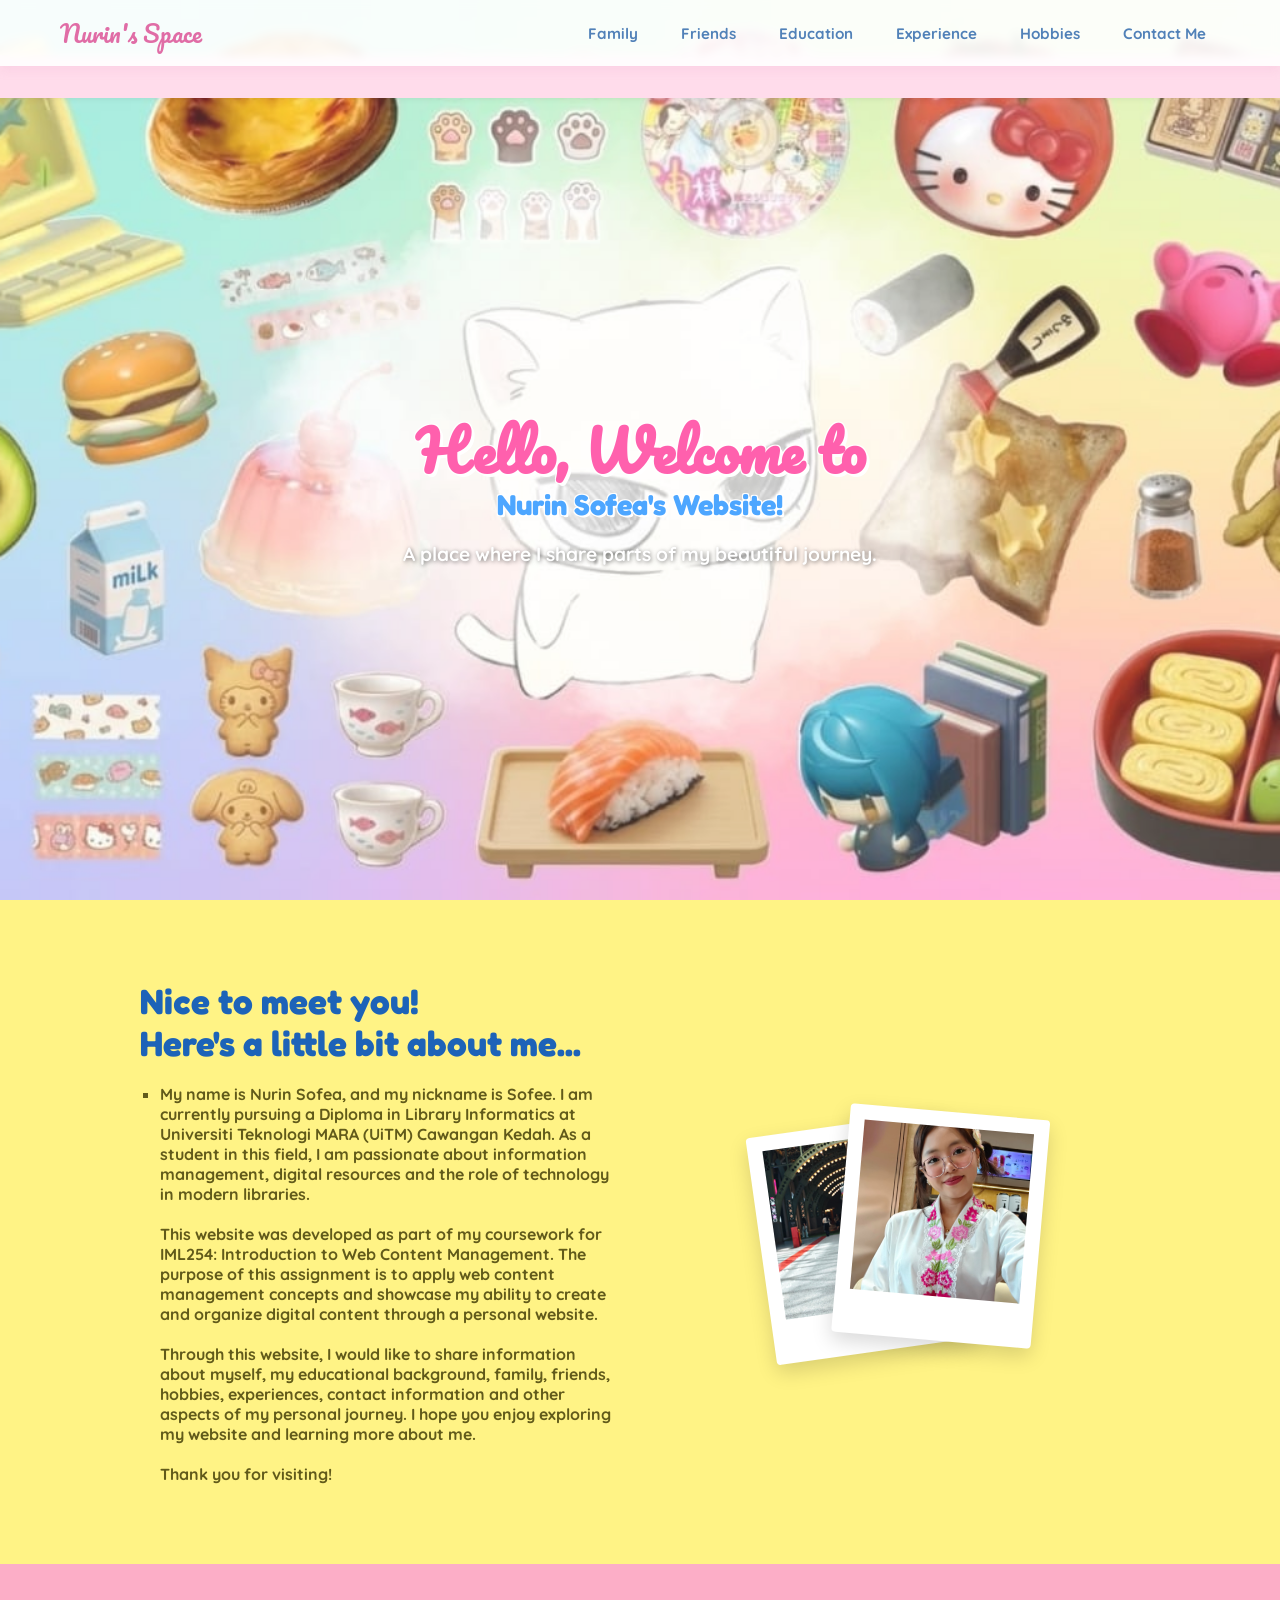
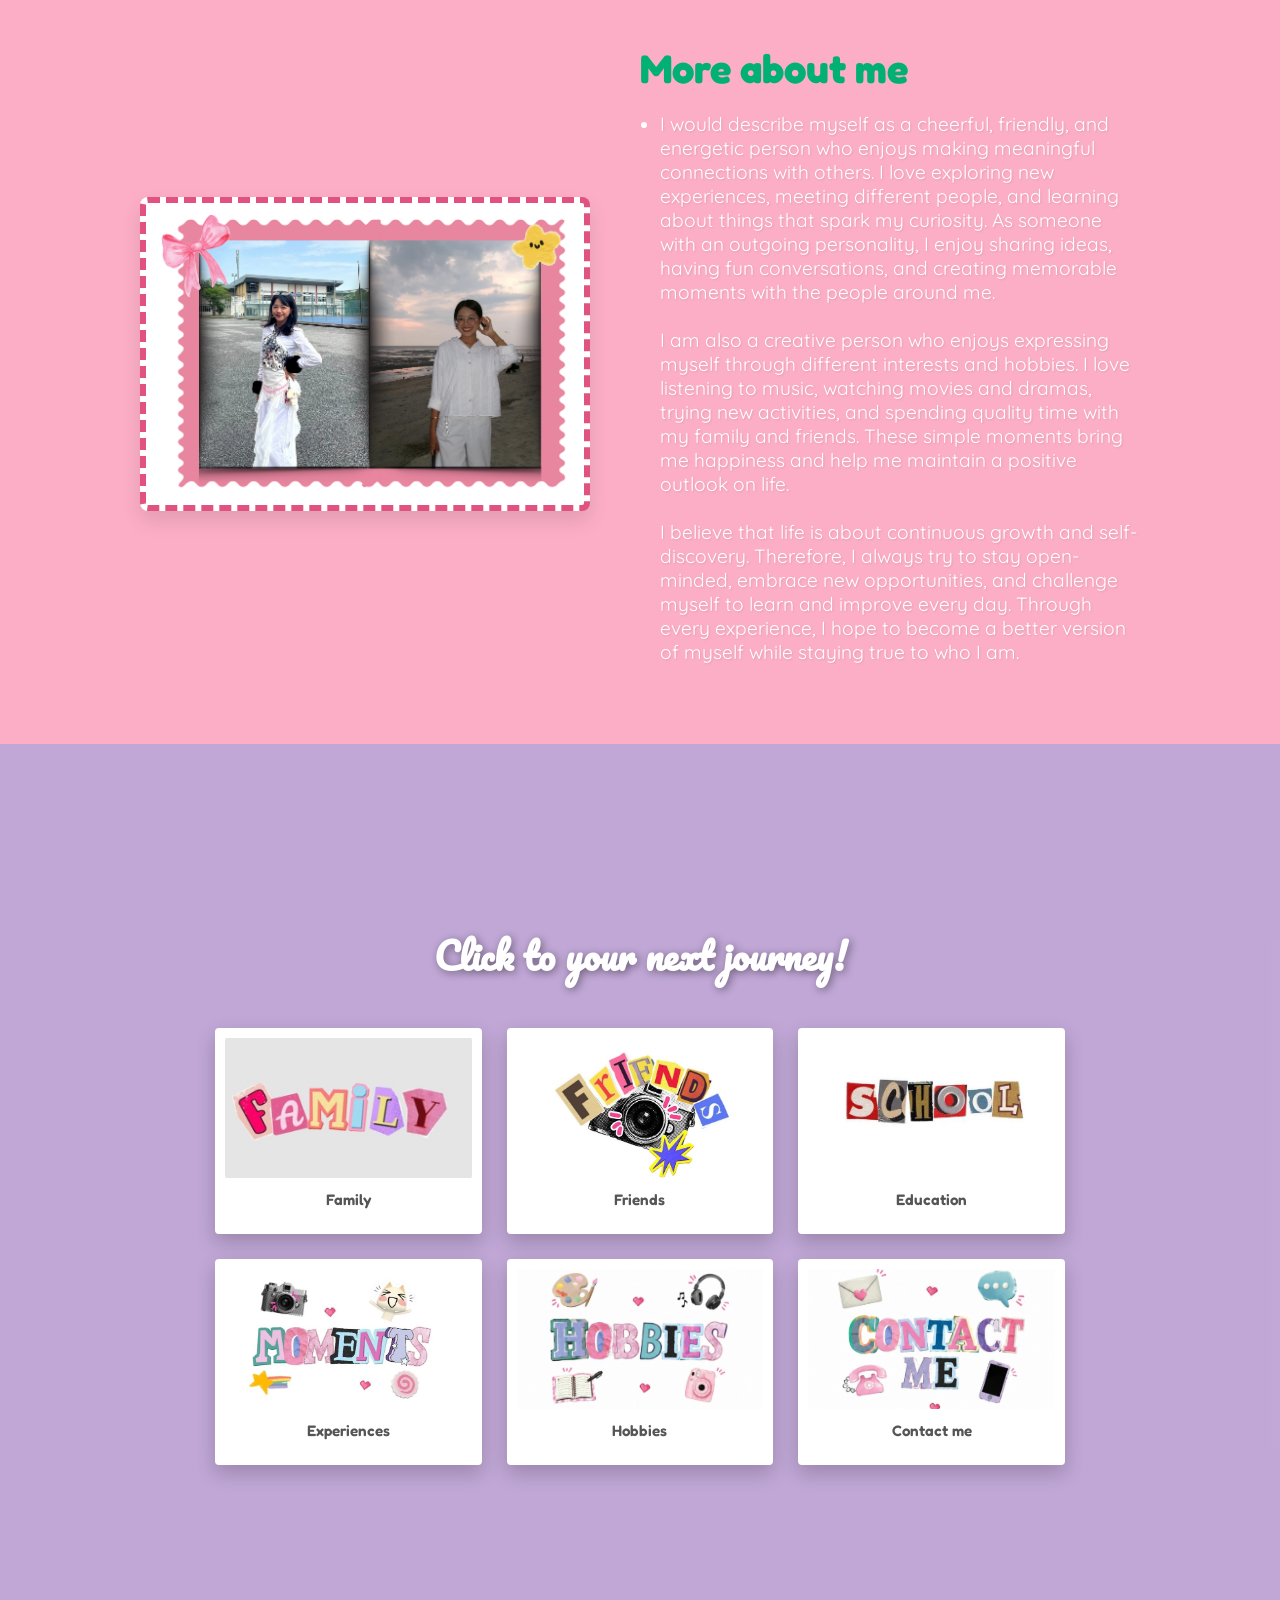
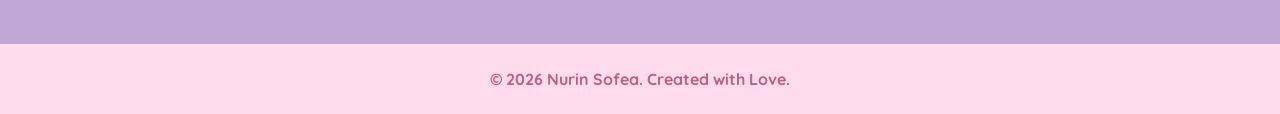
<file: index.html>
<!DOCTYPE html>
<html lang="en">
<head>
    <meta charset="UTF-8">
    <meta name="viewport" content="width=device-width, initial-scale=1.0">
    <title>Nurin Sofea's Website</title>
    <!-- Google Fonts for that cute, whimsical Canva aesthetic -->
    <link rel="preconnect" href="https://fonts.googleapis.com">
    <link rel="preconnect" href="https://fonts.gstatic.com" crossorigin>
    <link href="https://fonts.googleapis.com/css2?family=Fredoka:wght@300..700&family=Pacifico&family=Quicksand:wght@500;700&display=swap" rel="stylesheet">
    
    <style>
        /* --- Global Resets & Typography --- */
        * {
            margin: 0;
            padding: 0;
            box-sizing: border-box;
        }

        html {
            scroll-behavior: smooth;
        }

        body {
            font-family: 'Quicksand', sans-serif;
            background-color: #fffdf9;
            color: #333;
            overflow-x: hidden;
        }

        /* Fixed Navigation Bar linking to separate interfaces */
        .navbar {
            position: fixed;
            top: 0;
            left: 0;
            width: 100%;
            background-color: rgba(255, 255, 255, 0.9);
            backdrop-filter: blur(5px);
            box-shadow: 0 4px 10px rgba(224, 150, 190, 0.15);
            z-index: 1000;
        }

        .nav-container {
            display: flex;
            justify-content: space-between;
            align-items: center;
            max-width: 1200px;
            margin: 0 auto;
            padding: 12px 20px;
        }

        .logo {
            font-family: 'Pacifico', cursive;
            color: #e06da6;
            font-size: 1.5rem;
            text-decoration: none;
            cursor: pointer;
        }

        .nav-links {
            display: flex;
            list-style: none;
            gap: 15px;
        }

        .nav-links li a {
            text-decoration: none;
            color: #5181b8;
            font-weight: 700;
            font-size: 0.95rem;
            padding: 8px 14px;
            border-radius: 20px;
            transition: all 0.3s ease;
        }

        .nav-links li a:hover {
            background-color: #fff0f5;
            color: #e06da6;
        }

        /* Mobile Hamburger */
        .hamburger {
            display: none;
            flex-direction: column;
            cursor: pointer;
            gap: 4px;
        }

        .hamburger span {
            width: 25px;
            height: 3px;
            background-color: #e06da6;
            border-radius: 2px;
        }

        /* --- Cursive Moving Text Marquee --- */
        .marquee-container {
            position: fixed;
            top: 55px; /* Sits cleanly right under the navbar */
            left: 0;
            width: 100%;
            background-color: #ffdceb;
            padding: 6px 0;
            overflow: hidden;
            white-space: nowrap;
            z-index: 999;
            box-shadow: 0 2px 5px rgba(0,0,0,0.05);
        }

        .marquee-text {
            display: inline-block;
            font-family: 'Pacifico', cursive;
            font-size: 1.1rem;
            color: #ba6088;
            animation: marquee 15s linear infinite;
            padding-left: 100%;
        }

        @keyframes marquee {
            0% { transform: translate3d(0, 0, 0); }
            100% { transform: translate3d(-100%, 0, 0); }
        }

        /* --- Section 1: Hero (images/bgpic.jpeg.jpeg) --- */
        .hero-section {
            background-image: url('images/bgpic.jpeg.jpeg');
            background-size: cover;
            background-position: center;
            background-repeat: no-repeat;
            min-height: 100vh;
            display: flex;
            flex-direction: column;
            justify-content: center;
            align-items: center;
            text-align: center;
            position: relative;
            padding: 140px 20px 60px 20px; /* Accommodates marquee space */
        }

        .hero-section::before {
            content: '';
            position: absolute;
            top: 0;
            left: 0;
            width: 100%;
            height: 100%;
            background: rgba(255, 255, 255, 0.15);
            z-index: 1;
        }

        .hero-title {
            font-family: 'Pacifico', cursive;
            font-size: 3.5rem;
            color: #ff60ad;
            text-shadow: 3px 3px 0px #fff, -1px -1px 0px #fff, 1px -1px 0px #fff, -1px 1px 0px #fff;
            z-index: 2;
            line-height: 1.3;
        }

        .hero-subtitle {
            font-family: 'Fredoka', sans-serif;
            font-size: 1.8rem;
            color: #4da6ff;
            margin-bottom: 20px;
            text-shadow: 2px 2px 0px #fff, -1px -1px 0px #fff, 1px -1px 0px #fff, -1px 1px 0px #fff;
            z-index: 2;
        }

        .hero-section p {
            z-index: 2;
            font-weight: 700;
            color: #fff;
            text-shadow: 1px 1px 4px rgba(0, 0, 0, 0.5);
            font-size: 1.2rem;
        }

        /* --- Section 2: About Part 1 (Yellow Panel) --- */
        .about-yellow {
            background-color: #fff385;
            padding: 80px 20px;
            display: flex;
            justify-content: center;
            align-items: center;
            position: relative;
        }

        .yellow-container {
            max-width: 1000px;
            width: 100%;
            display: flex;
            align-items: center;
            justify-content: space-between;
            flex-wrap: wrap;
            gap: 40px;
        }

        .yellow-text {
            flex: 1;
            min-width: 300px;
        }

        .yellow-text h2 {
            font-family: 'Fredoka', sans-serif;
            color: #1d63b8;
            font-size: 2.2rem;
            margin-bottom: 20px;
        }

        .yellow-text ul {
            list-style-type: square;
            margin-left: 20px;
            color: #615a1a;
            font-weight: 700;
        }

        .polaroid-stack {
            flex: 1;
            min-width: 300px;
            display: flex;
            justify-content: center;
            align-items: center;
            position: relative;
            height: 350px;
        }

        .polaroid {
            background: white;
            padding: 15px 15px 40px 15px;
            box-shadow: 0 8px 20px rgba(0,0,0,0.15);
            border-radius: 4px;
            width: 200px;
            position: absolute;
            transition: transform 0.3s;
        }

        .polaroid img {
            width: 100%;
            height: 170px;
            object-fit: cover;
        }

        .polaroid.p1 { transform: rotate(-8deg) translateX(-40px); z-index: 1; }
        .polaroid.p2 { transform: rotate(5deg) translateX(40px) translateY(-10px); z-index: 2; }
        .polaroid:hover { z-index: 5; transform: scale(1.05) rotate(0deg); }

        /* Cute Bow Ribbon Separator Line */
        .ribbon-divider {
            width: 100%;
            height: 25px;
            background-color: #fca6d1;
            display: flex;
            justify-content: center;
            align-items: center;
            color: white;
            font-size: 0.8rem;
            letter-spacing: 5px;
        }

        /* --- Section 3: More About Me (Pink Panel with images/sofeehome3.png) --- */
        .about-pink {
            background-color: #fcaec7;
            padding: 80px 20px;
            display: flex;
            justify-content: center;
            align-items: center;
        }

        .pink-container {
            max-width: 1000px;
            width: 100%;
            display: flex;
            align-items: center;
            gap: 50px;
            flex-wrap: wrap;
        }

        .stamp-frame {
            background: white;
            padding: 12px;
            border: 6px dashed #e05380;
            border-radius: 8px;
            box-shadow: 0 10px 20px rgba(0,0,0,0.1);
            max-width: 450px;
            flex: 1;
        }

        .stamp-frame img {
            width: 100%;
            border-radius: 4px;
            display: block;
            object-fit: cover;
        }

        .pink-text {
            flex: 1;
            min-width: 300px;
        }

        .pink-text h2 {
            font-family: 'Fredoka', sans-serif;
            color: #00b074;
            font-size: 2.5rem;
            margin-bottom: 20px;
        }

        .pink-text ul {
            list-style-type: disc;
            margin-left: 20px;
            font-size: 1.2rem;
            color: #fff;
            text-shadow: 1px 1px 2px rgba(0,0,0,0.1);
        }

        /* --- Section 4: Video Portal Grid Hub (videos/ and images/ paths) --- */
        .video-nav-section {
            position: relative;
            min-height: 100vh;
            display: flex;
            flex-direction: column;
            justify-content: center;
            align-items: center;
            color: white;
            text-align: center;
            padding: 80px 20px;
            overflow: hidden;
        }

        .video-bg-container {
            position: absolute;
            top: 0;
            left: 0;
            width: 100%;
            height: 100%;
            z-index: -1;
        }

        .video-bg-container video {
            width: 100%;
            height: 100%;
            object-fit: cover;
        }

        .purple-overlay {
            position: absolute;
            top: 0;
            left: 0;
            width: 100%;
            height: 100%;
            background: rgba(159, 122, 196, 0.65);
        }

        .video-nav-section h2 {
            font-family: 'Pacifico', cursive;
            font-size: 2.3rem;
            margin-bottom: 40px;
            text-shadow: 2px 2px 8px rgba(0, 0, 0, 0.4);
            color: #fff;
        }

        /* Floating Polaroid Links Grid */
        .portal-grid {
            display: grid;
            grid-template-columns: repeat(3, 1fr);
            gap: 25px;
            max-width: 850px;
            width: 100%;
            z-index: 2;
        }

        .portal-card {
            background: white;
            padding: 10px 10px 25px 10px;
            border-radius: 4px;
            box-shadow: 0 8px 20px rgba(0,0,0,0.2);
            text-decoration: none;
            color: #333;
            transition: transform 0.3s ease;
            display: flex;
            flex-direction: column;
            align-items: center;
        }

        .portal-card img {
            width: 100%;
            height: 140px;
            object-fit: cover;
            border-radius: 2px;
            margin-bottom: 12px;
        }

        .portal-card span {
            font-family: 'Fredoka', sans-serif;
            font-weight: 600;
            font-size: 0.95rem;
            color: #555;
        }

        .portal-card:hover {
            transform: translateY(-8px) scale(1.04);
        }

        footer {
            text-align: center;
            padding: 25px;
            background-color: #ffdceb;
            color: #ba6088;
            font-weight: bold;
        }

        /* --- Responsive Styles --- */
        @media (max-width: 768px) {
            .marquee-container { top: 60px; }
            .hero-section { padding-top: 160px; }
            
            .nav-links {
                position: absolute;
                top: 60px;
                left: -100%;
                width: 100%;
                height: calc(100vh - 60px);
                background-color: rgba(255,255,255,0.98);
                flex-direction: column;
                align-items: center;
                justify-content: center;
                gap: 25px;
                transition: 0.3s ease;
            }

            .nav-links.active { left: 0; }
            .hamburger { display: flex; }
            .yellow-container, .pink-container { flex-direction: column; text-align: center; }
            .polaroid-stack { height: 260px; margin-top: 20px; }
            .portal-grid { grid-template-columns: repeat(2, 1fr); }
        }

        @media (max-width: 480px) {
            .portal-grid { grid-template-columns: 1fr; }
            .hero-title { font-size: 2.5rem; }
        }
    </style>
</head>
<body>

    <!-- Top Navigation Bar -->
    <nav class="navbar">
        <div class="nav-container">
         <!-- Clicking returns directly to the top of the index page -->
         <a href="#" class="logo">Nurin's Space</a>
         <ul class="nav-links">
           <li><a href="family.html">Family</a></li>
           <li><a href="friends.html">Friends</a></li>
           <li><a href="education.html">Education</a></li>
           <li><a href="experience.html">Experience</a></li>
           <li><a href="hobbies.html">Hobbies</a></li>
           <li><a href="contact.html">Contact Me</a></li>
         </ul>
         <div class="hamburger">
            <span></span>
            <span></span>
            <span></span>
          </div>
     </div>
     </nav>

    <!-- Moving Text Marquee Section -->
    <div class="marquee-container">
        <div class="marquee-text">
          Nurin Sofea's Space &lt;3 Nurin Sofea's Space &lt;3 Nurin Sofea's Space &lt;3 Nurin Sofea's Space &lt;3 Nurin Sofea's Space &lt;3 Nurin Sofea's Space &lt;3
        </div>
    </div>

    <!-- Section 1: Hero Banner -->
    <header class="hero-section">
        <h1 class="hero-title">Hello, Welcome to</h1>
        <h2 class="hero-subtitle">Nurin Sofea's Website!</h2>
        <p>A place where I share parts of my beautiful journey.</p>
    </header>

    <!-- Section 2: About Me (Yellow Canvas Block) -->
    <section class="about-yellow">
        <div class="yellow-container">
        <div class="yellow-text">
        <h2>Nice to meet you!<br>Here's a little bit about me...</h2>
        <ul>
        <li>My name is Nurin Sofea, and my nickname is Sofee. I am currently pursuing a Diploma in Library Informatics at Universiti Teknologi MARA (UiTM) Cawangan Kedah. As a student in this field, I am passionate about information management, digital resources and the role of technology in modern libraries.
<br>
<br>
This website was developed as part of my coursework for IML254: Introduction to Web Content Management. The purpose of this assignment is to apply web content management concepts and showcase my ability to create and organize digital content through a personal website.
<br>
<br>
Through this website, I would like to share information about myself, my educational background, family, friends, hobbies, experiences, contact information and other aspects of my personal journey. I hope you enjoy exploring my website and learning more about me.
<br>
<br>
Thank you for visiting!   </li>
        </ul>
        </div>
            <div class="polaroid-stack">
                <div class="polaroid p1">
                <img src="images/sofeehome.png" alt="Sofee Home Photo 1">
                </div>
                <div class="polaroid p2">
                <img src="images/sofeehome2.png" alt="Sofee Home Photo 2">
                </div>
                </div>
        </div>
    </section>

    <!-- Section 3: More About Me (Pink Canvas Block with images/sofeehome3.png) -->
    <section class="about-pink">
        <div class="pink-container">
        <div class="stamp-frame">
        <img src="images/sofeehome3.png" alt="More about me photo entry">
        </div>
        <div class="pink-text">
        <h2>More about me</h2>
        <ul>
        <li>I would describe myself as a cheerful, friendly, and energetic person who enjoys making meaningful connections with others. I love exploring new experiences, meeting different people, and learning about things that spark my curiosity. As someone with an outgoing personality, I enjoy sharing ideas, having fun conversations, and creating memorable moments with the people around me.
<br>
<br>
I am also a creative person who enjoys expressing myself through different interests and hobbies. I love listening to music, watching movies and dramas, trying new activities, and spending quality time with my family and friends. These simple moments bring me happiness and help me maintain a positive outlook on life.
<br>
<br>
I believe that life is about continuous growth and self-discovery. Therefore, I always try to stay open-minded, embrace new opportunities, and challenge myself to learn and improve every day. Through every experience, I hope to become a better version of myself while staying true to who I am.</li>
                </ul>
            </div>
        </div>
    </section>

    <!-- Section 4: Video Portal Grid System -->
    <section class="video-nav-section">
        <div class="video-bg-container">
        <video autoplay muted loop playsinline>
        <source src="videos/videohome.mp4.mp4" type="video/mp4">
        </video>
        <div class="purple-overlay"></div>
        </div>

        <h2>Click to your next journey!</h2>

        <div class="portal-grid">
        <!-- Family Card -->
        <a href="family.html" class="portal-card">
        <img src="images/familyicon.jpeg" alt="Family Interface Link">
        <span>Family</span>
        </a>
            
         <!-- Friends Card -->
         <a href="friends.html" class="portal-card">
         <img src="images/friendicon.jpeg" alt="Friends Interface Link">
         <span>Friends</span>
         </a>
            
         <!-- Education Card -->
         <a href="education.html" class="portal-card">
         <img src="images/schoolicon.jpeg" alt="Education Interface Link">
         <span>Education</span>
         </a>
            
         <!-- Experience Card -->
         <a href="experience.html" class="portal-card">
         <img src="images/expicon.jpeg" alt="Experience Interface Link">
         <span>Experiences</span>
         </a>
            
         <!-- Hobbies Card -->
         <a href="hobbies.html" class="portal-card">
         <img src="images/hobbiesicon.jpeg" alt="Hobbies Interface Link">
         <span>Hobbies</span>
         </a>
            
         <!-- Contact Card -->
         <a href="contact.html" class="portal-card">
         <img src="images/contacticon.jpeg" alt="Contact Interface Link">
         <span>Contact me</span>
         </a>
        </div>
    </section>

    <footer>
        <p>&copy; 2026 Nurin Sofea. Created with Love.</p>
    </footer>

    <script>
        // Toggle mobile responsive navigation drawer
        const hamburger = document.querySelector('.hamburger');
        const navLinks = document.querySelector('.nav-links');

        hamburger.addEventListener('click', () => {
        navLinks.classList.toggle('active');
        });

        document.querySelectorAll('.nav-links a').forEach(link => {
        link.addEventListener('click', () => {
        navLinks.classList.remove('active');
        });
        });
    </script>
</body>
</html>
</file>
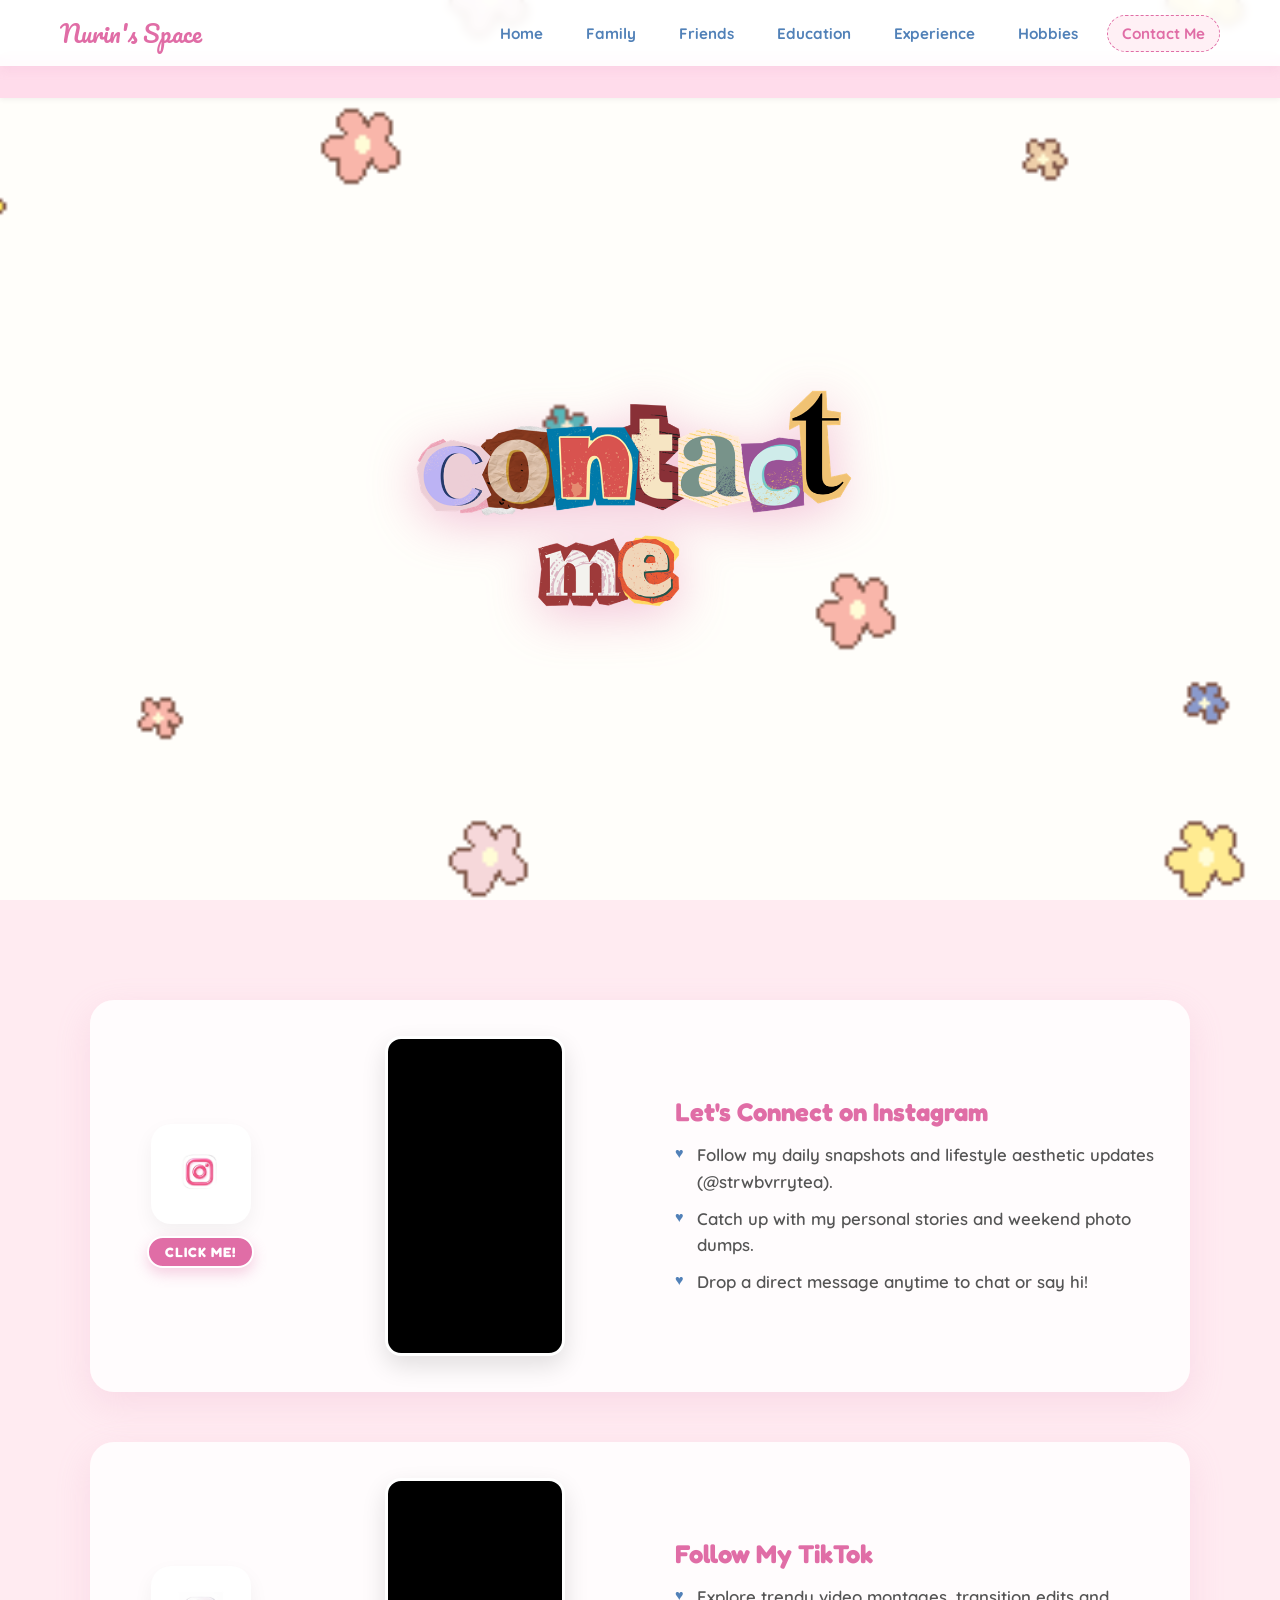
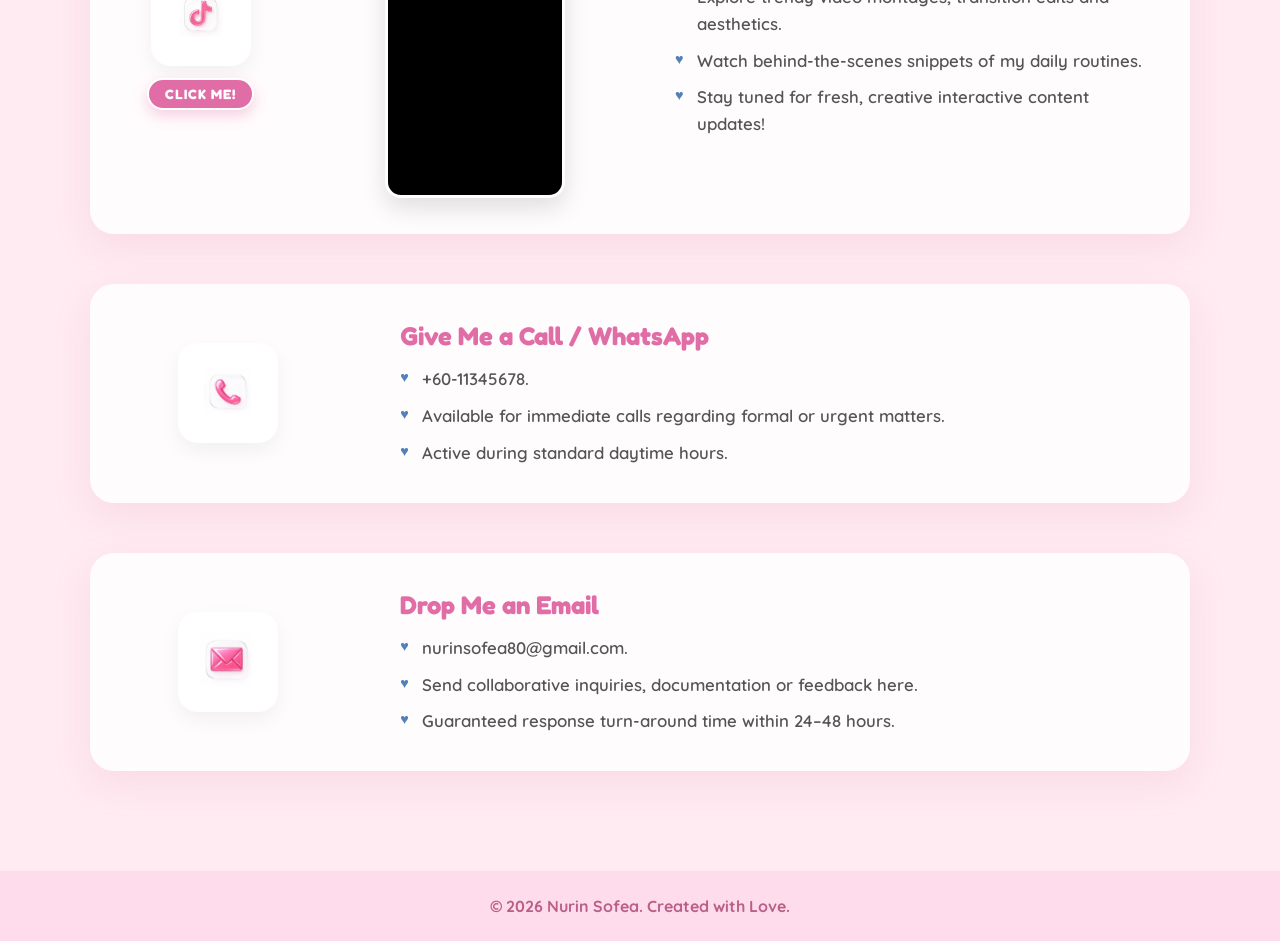
<file: contact.html>
<!DOCTYPE html>
<html lang="en">
<head>
    <meta charset="UTF-8">
    <meta name="viewport" content="width=device-width, initial-scale=1.0">
    <title>Contact Me - Nurin Sofea</title>
    <!-- Google Fonts for that whimsical Canva aesthetic -->
    <link rel="preconnect" href="https://fonts.googleapis.com">
    <link rel="preconnect" href="https://fonts.gstatic.com" crossorigin>
    <link href="https://fonts.googleapis.com/css2?family=Fredoka:wght@300..700&family=Pacifico&family=Quicksand:wght@500;700&display=swap" rel="stylesheet">
    <!-- Link to the External CSS file -->
    <link rel="stylesheet" href="contact.css">
</head>
<body>

    <!-- Top Navigation Bar -->
    <nav class="navbar">
    <div class="nav-container">
    <a href="#" class="logo">Nurin's Space</a>
    <ul class="nav-links">
    <li><a href="index.html">Home</a></li>
    <li><a href="family.html">Family</a></li>
    <li><a href="friends.html">Friends</a></li>
    <li><a href="education.html">Education</a></li>
    <li><a href="experience.html">Experience</a></li>
    <li><a href="hobbies.html">Hobbies</a></li>
    <li><a href="contact.html" class="active-page">Contact Me</a></li>
    </ul>
    <div class="hamburger">
    <span></span>
    <span></span>
    <span></span>
    </div>
    </div>
    </nav>

    <!-- Moving Text Marquee Section -->
    <div class="marquee-container">
    <div class="marquee-text">
    Nurin Sofea's Space &lt;3 Nurin Sofea's Space &lt;3 Nurin Sofea's Space &lt;3 Nurin Sofea's Space &lt;3 Nurin Sofea's Space &lt;3 Nurin Sofea's Space &lt;3
    </div>
    </div>

    <!-- Section 1: Contact Hero Banner with GIF Background -->
    <header class="contact-hero">
        <div class="contact-gif-container"></div>
        <div class="center-contact-graphic">
        <img src="images/contacth2.png" alt="Contact Animation Graphic Asset">
        </div>
    </header>

   <!-- Section 2: Contact Showcase Grid/Slider Panel -->
   <section class="contact-showcase-panel">
        <div class="slider-wrapper">

            <table class="contact-table type-3col">
            <tbody>
            <tr>
            <td class="badge-cell">
            <div class="badge-alignment-box">
            <a href="https://www.instagram.com/strwbvrrytea/" target="_blank" class="badge-link-wrapper">
            <div class="square-badge clickable-badge">
            <img src="images/insta.png" alt="Instagram Icon">
            </div>
            <span class="click-hint-visible">Click Me!</span>
            </a>
            </div>
            </td>
            <td class="media-cell">
            <div class="portrait-video-frame">
            <video autoplay loop muted playsinline>
            <source src="videos/insta1.mp4" type="video/mp4">
            Your browser does not support the video tag.
            </video>
            </div>
            </td>
            <td class="info-cell">
            <h3>Let's Connect on Instagram</h3>
            <ul class="bullet-list">
            <li>Follow my daily snapshots and lifestyle aesthetic updates (@strwbvrrytea).</li>
            <li>Catch up with my personal stories and weekend photo dumps.</li>
            <li>Drop a direct message anytime to chat or say hi!</li>
            </ul>
            </td>
            </tr>
            </tbody>
            </table>

            <table class="contact-table type-3col">
                <tbody>
                <tr>
                <td class="badge-cell">
                <div class="badge-alignment-box">
                <a href="https://www.tiktok.com/@sofeeny?lang=en-GB" target="_blank" class="badge-link-wrapper">
                <div class="square-badge clickable-badge">
                <img src="images/tiktok.png" alt="TikTok Icon">
                </div>
                <span class="click-hint-visible">Click Me!</span>
                </a>
                </div>
                </td>
                <td class="media-cell">
                <div class="portrait-video-frame">
                <video autoplay loop muted playsinline>
                <source src="videos/tiktok1.mp4" type="video/mp4">
                Your browser does not support the video tag.
                </video>
                </div>
                </td>
                <td class="info-cell">
                <h3>Follow My TikTok</h3>
                <ul class="bullet-list">
                <li>Explore trendy video montages, transition edits and aesthetics.</li>
                <li>Watch behind-the-scenes snippets of my daily routines.</li>
                <li>Stay tuned for fresh, creative interactive content updates!</li>
                </ul>
                </td>
                </tr>
                </tbody>
            </table>

            <table class="contact-table type-2col">
                <tbody>
                <tr>
                <td class="badge-cell">
                <div class="badge-alignment-box">
                <div class="square-badge">
                <img src="images/phone.png" alt="Phone Icon">
                </div>
                </div>
                </td>
                <td class="info-cell">
                <h3>Give Me a Call / WhatsApp</h3>
                <ul class="bullet-list">
                <li>+60-11345678.</li>
                <li>Available for immediate calls regarding formal or urgent matters.</li>
                <li>Active during standard daytime hours.</li>
                </ul>
                </td>
                </tr>
                </tbody>
            </table>

            <table class="contact-table type-2col">
                <tbody>
                <tr>
                <td class="badge-cell">
                <div class="badge-alignment-box">
                <div class="square-badge">
                <img src="images/email.png" alt="Email Icon">
                </div>
                </div>
                </td>
                <td class="info-cell">
                <h3>Drop Me an Email</h3>
                <ul class="bullet-list">
                <li>nurinsofea80@gmail.com.</li>
                <li>Send collaborative inquiries, documentation or feedback here.</li>
                <li>Guaranteed response turn-around time within 24–48 hours.</li>
                </ul>
                </td>
                </tr>
                </tbody>
            </table>

        </div>
    </section>

    <footer>
        <p>&copy; 2026 Nurin Sofea. Created with Love.</p>
    </footer>

    <script>
        // Toggle mobile responsive navigation drawer
        const hamburger = document.querySelector('.hamburger');
        const navLinks = document.querySelector('.nav-links');

        hamburger.addEventListener('click', () => {
        navLinks.classList.toggle('active');
        });
    </script>
</body>
</html>
</file>
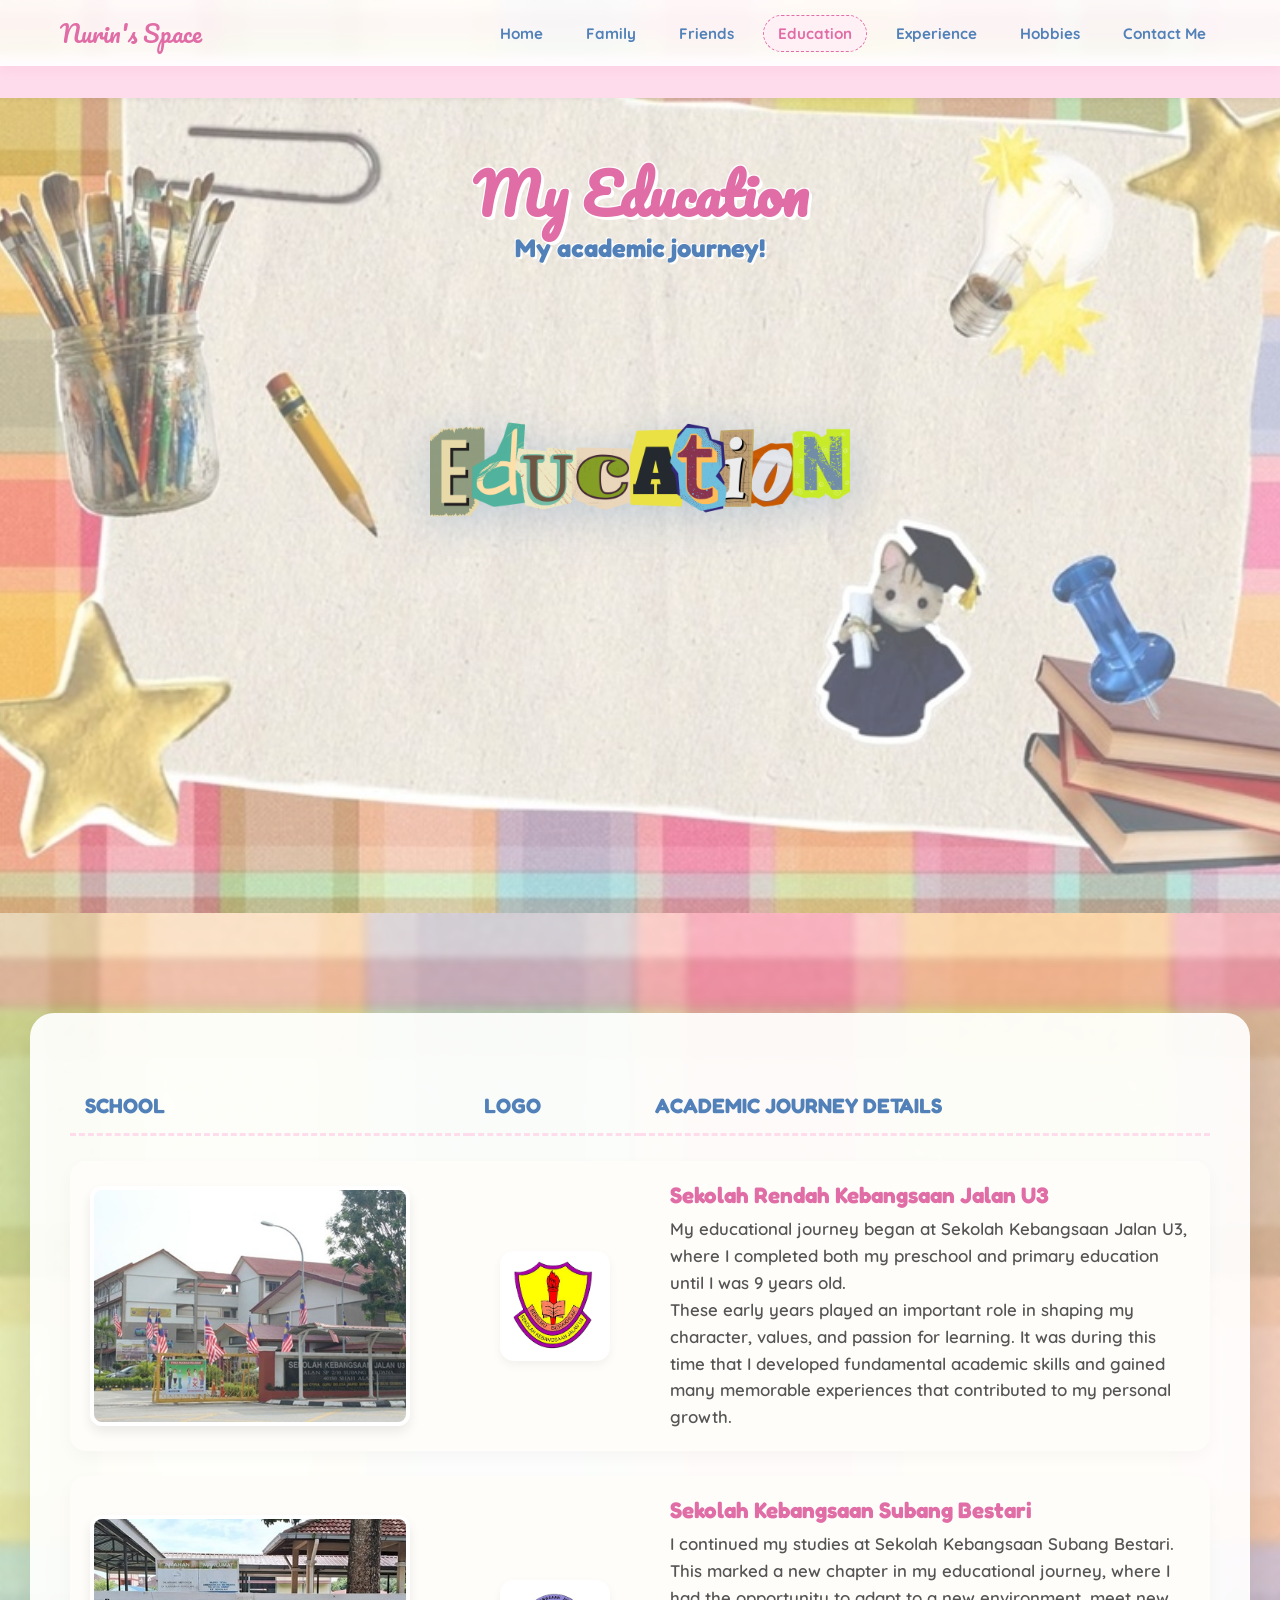
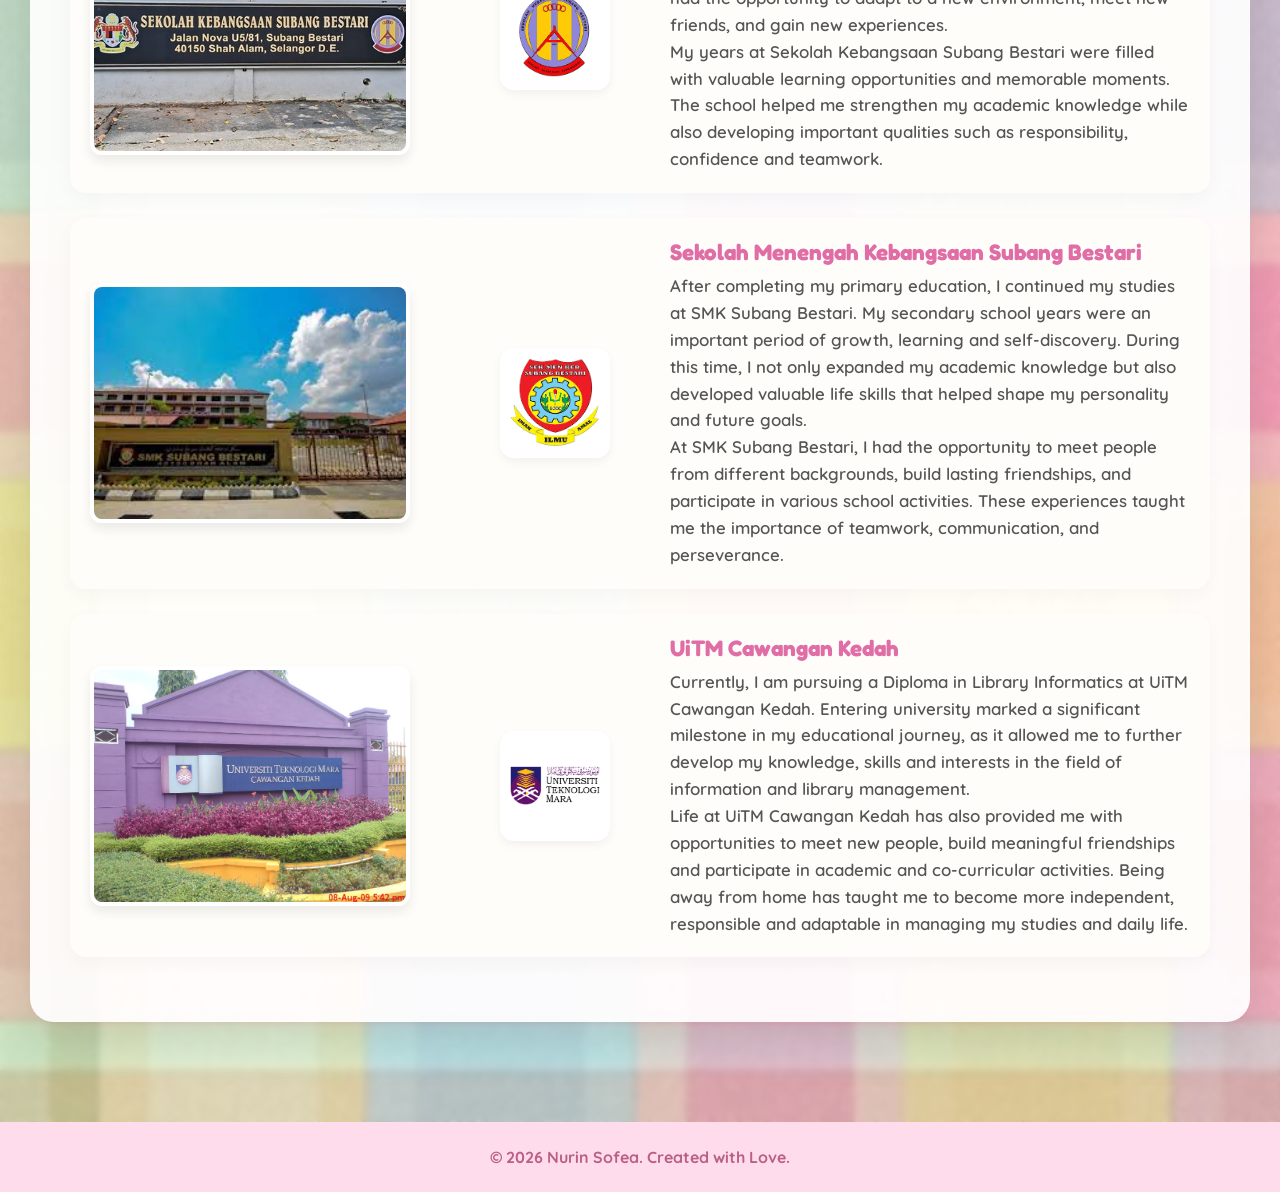
<file: education.html>
<!DOCTYPE html>
<html lang="en">
<head>
    <meta charset="UTF-8">
    <meta name="viewport" content="width=device-width, initial-scale=1.0">
    <title>Education - Nurin Sofea</title>
    <!-- Google Fonts for that cute, whimsical Canva aesthetic -->
    <link rel="preconnect" href="https://fonts.googleapis.com">
    <link rel="preconnect" href="https://fonts.gstatic.com" crossorigin>
    <link href="https://fonts.googleapis.com/css2?family=Fredoka:wght@300..700&family=Pacifico&family=Quicksand:wght@500;700&display=swap" rel="stylesheet">
    
    <style>
        /* --- Global Resets & Typography --- */
        * {
            margin: 0;
            padding: 0;
            box-sizing: border-box;
        }

        html {
            scroll-behavior: smooth;
        }

        body {
            font-family: 'Quicksand', sans-serif;
            background-color: #fffdf9;
            color: #333;
            overflow-x: hidden;
        }

        /* Fixed Navigation Bar linking to separate interfaces */
        .navbar {
            position: fixed;
            top: 0;
            left: 0;
            width: 100%;
            background-color: rgba(255, 255, 255, 0.9);
            backdrop-filter: blur(5px);
            box-shadow: 0 4px 10px rgba(224, 150, 190, 0.15);
            z-index: 1000;
        }

        .nav-container {
            display: flex;
            justify-content: space-between;
            align-items: center;
            max-width: 1200px;
            margin: 0 auto;
            padding: 12px 20px;
        }

        .logo {
            font-family: 'Pacifico', cursive;
            color: #e06da6;
            font-size: 1.5rem;
            text-decoration: none;
            cursor: pointer;
        }

        .nav-links {
            display: flex;
            list-style: none;
            gap: 15px;
        }

        .nav-links li a {
            text-decoration: none;
            color: #5181b8;
            font-weight: 700;
            font-size: 0.95rem;
            padding: 8px 14px;
            border-radius: 20px;
            transition: all 0.3s ease;
        }

        /* Highlight Education page style as active */
        .nav-links li a.active-page {
            background-color: #fff0f5;
            color: #e06da6;
            border: 1px dashed #e06da6;
        }

        .nav-links li a:hover {
            background-color: #fff0f5;
            color: #e06da6;
        }

        /* Mobile Hamburger */
        .hamburger {
            display: none;
            flex-direction: column;
            cursor: pointer;
            gap: 4px;
        }

        .hamburger span {
            width: 25px;
            height: 3px;
            background-color: #e06da6;
            border-radius: 2px;
        }

        /* --- Cursive Moving Text Marquee --- */
        .marquee-container {
            position: fixed;
            top: 55px; 
            left: 0;
            width: 100%;
            background-color: #ffdceb;
            padding: 6px 0;
            overflow: hidden;
            white-space: nowrap;
            z-index: 999;
            box-shadow: 0 2px 5px rgba(0,0,0,0.05);
        }

        .marquee-text {
            display: inline-block;
            font-family: 'Pacifico', cursive;
            font-size: 1.1rem;
            color: #ba6088;
            animation: marquee 15s linear infinite;
            padding-left: 100%;
        }

        @keyframes marquee {
            0% { transform: translate3d(0, 0, 0); }
            100% { transform: translate3d(-100%, 0, 0); }
        }

        /* --- Section 1: Education Hero Banner --- */
        .education-hero {
            position: relative;
            min-height: 100vh;
            display: flex;
            flex-direction: column;
            justify-content: center; 
            align-items: center; 
            text-align: center;
            padding: 160px 20px 80px 20px;
            overflow: hidden;
        }

        /* Custom Background Image Frame */
        .education-bg-container {
            position: absolute;
            top: 0;
            left: 0;
            width: 100%;
            height: 100%;
            background-image: url('images/bgsec1.jpeg');
            background-size: cover;
            background-position: center;
            background-repeat: no-repeat;
            z-index: -2;
        }

        /* Soft overlay tint to keep your elements clear and legible */
        .education-hero::before {
            content: '';
            position: absolute;
            top: 0;
            left: 0;
            width: 100%;
            height: 100%;
            background: rgba(255, 255, 255, 0.35); 
            z-index: -1;
        }

        .education-title {
            font-family: 'Pacifico', cursive;
            font-size: 3.5rem;
            color: #e06da6;
            text-shadow: 3px 3px 0px #fff, -1px -1px 0px #fff, 1px -1px 0px #fff, -1px 1px 0px #fff;
            margin-bottom: 5px;
            line-height: 1.2;
        }

        .education-subtitle {
            font-family: 'Fredoka', sans-serif;
            font-size: 1.6rem;
            color: #5181b8;
            text-shadow: 2px 2px 0px #fff, -1px -1px 0px #fff;
            margin-bottom: 30px;
        }

        /* Expanded Graphic Layout Wrapper with subtle floating animation */
        .center-education-graphic {
            max-width: 420px; /* Increased from 280px to make it stand out more */
            width: 100%;
            margin-top: 15px;
            display: flex;
            justify-content: center;
            align-items: center;
            filter: drop-shadow(0px 8px 24px rgba(81, 129, 184, 0.3));
            animation: softFloat 4s ease-in-out infinite;
        }

        .center-education-graphic img {
            width: 100%;
            height: auto;
            display: block;
        }

        @keyframes softFloat {
            0% { transform: translateY(0px); }
            50% { transform: translateY(-12px); }
            100% { transform: translateY(0px); }
        }
/* --- Section 2: Large Education Matrix --- */
        .education-matrix-panel {
            position: relative;
            background-image: url('images/bgsec2.jpeg');
            background-size: cover;
            background-position: center;
            background-repeat: no-repeat;
            padding: 100px 30px;
            display: flex;
            justify-content: center;
            align-items: center;
            min-height: 100vh;
        }

        /* Ambient glass overlay container to optimize text legibility over bgsec2.jpeg */
        .education-matrix-panel::before {
            content: '';
            position: absolute;
            top: 0;
            left: 0;
            width: 100%;
            height: 100%;
            background: rgba(255, 255, 255, 0.45);
            backdrop-filter: blur(3px);
            z-index: 1;
        }

        .matrix-container {
            position: relative;
            z-index: 2;
            width: 100%;
            max-width: 1300px; /* Forces the table layout to be beautifully large */
            background-color: rgba(255, 255, 255, 0.92);
            border-radius: 24px;
            padding: 40px;
            box-shadow: 0 20px 50px rgba(0, 0, 0, 0.12);
            overflow-x: auto; /* Graceful horizontal scrolling capability for tablets */
        }

        .education-table {
            width: 100%;
            border-collapse: separate;
            border-spacing: 0 25px; /* Elegant air gap spacing between rows */
        }

        .education-table th {
            font-family: 'Fredoka', sans-serif;
            color: #5181b8;
            font-size: 1.3rem;
            text-transform: uppercase;
            padding: 15px;
            text-align: left;
            border-bottom: 3px dashed #ffdceb;
        }

        .education-table tbody tr {
            background-color: #fffdf9;
            box-shadow: 0 6px 18px rgba(0,0,0,0.03);
            border-radius: 16px;
            transition: transform 0.3s ease, box-shadow 0.3s ease;
        }

        .education-table tbody tr:hover {
            transform: translateY(-4px);
            box-shadow: 0 12px 28px rgba(224, 109, 166, 0.15);
            background-color: #ffffff;
        }

        /* Grid Cell Adjustments */
        .education-table td {
            padding: 20px;
            vertical-align: middle;
        }

        .education-table td:first-child {
            border-radius: 16px 0 0 16px;
        }

        .education-table td:last-child {
            border-radius: 0 16px 16px 0;
        }

        /* Column 1: Landscape Formatting */
        .frame-landscape {
            width: 100%;
            max-width: 320px; /* Big layout scale dimensions */
            aspect-ratio: 4 / 3; /* Locks down standard landscape design proportions */
            border-radius: 12px;
            overflow: hidden;
            border: 4px solid #ffffff;
            box-shadow: 0 6px 12px rgba(0,0,0,0.08);
        }

        .frame-landscape img {
            width: 100%;
            height: 100%;
            object-fit: cover;
        }

        /* Column 2: Perfect Square Sizing Constraint */
        .frame-square {
            width: 110px; /* Large uniform size for logos */
            height: 110px;
            aspect-ratio: 1 / 1; /* Pure 1:1 square constraint ratio */
            margin: 0 auto;
            border-radius: 14px;
            background-color: #ffffff;
            padding: 10px;
            box-shadow: 0 4px 10px rgba(0,0,0,0.05);
            display: flex;
            justify-content: center;
            align-items: center;
        }

        .frame-square img {
            width: 100%;
            height: 100%;
            object-fit: contain;
        }

        /* Column 3: Description Blocks styling matching site architecture */
        .description-cell {
            font-family: 'Quicksand', sans-serif;
            text-align: left;
            padding-left: 30px !important;
        }

        .description-cell h3 {
            font-family: 'Fredoka', sans-serif;
            color: #e06da6;
            font-size: 1.4rem;
            margin-bottom: 8px;
        }

        .description-cell p {
            color: #555;
            font-size: 1.05rem;
            line-height: 1.6;
            font-weight: 600;
        }

        /* --- Table Mobile Scaling Adaptations --- */
        @media (max-width: 992px) {
            .education-table, .education-table tbody, .education-table tr, .education-table td {
                display: block;
                width: 100%;
            }
            .education-table th {
                display: none;
            }
            .education-table tbody tr {
                margin-bottom: 40px;
                padding: 15px;
            }
            .education-table td {
                text-align: center;
                padding: 10px 0;
            }
            .frame-landscape {
                margin: 0 auto;
                max-width: 100%;
            }
            .description-cell {
                padding-left: 0 !important;
                text-align: center;
            }
        }

        footer {
            text-align: center;
            padding: 25px;
            background-color: #ffdceb;
            color: #ba6088;
            font-weight: bold;
        }

        /* --- Responsive Styles --- */
        @media (max-width: 768px) {
            .marquee-container { top: 60px; }
            .education-hero { padding-top: 180px; }
            
            .nav-links {
                position: absolute;
                top: 60px;
                left: -100%;
                width: 100%;
                height: calc(100vh - 60px);
                background-color: rgba(255,255,255,0.98);
                flex-direction: column;
                align-items: center;
                justify-content: center;
                gap: 25px;
                transition: 0.3s ease;
            }

            .nav-links.active { left: 0; }
            .hamburger { display: flex; }
            .education-title { font-size: 2.6rem; }
            .education-subtitle { font-size: 1.2rem; }
            .center-education-graphic { max-width: 280px; } /* Clean mobile scale down */
        }
    </style>
</head>
<body>

    <!-- Top Navigation Bar -->
    <nav class="navbar">
        <div class="nav-container">
        <a href="#" class="logo">Nurin's Space</a>
        <ul class="nav-links">
        <li><a href="index.html">Home</a></li>
        <li><a href="family.html">Family</a></li>
        <li><a href="friends.html">Friends</a></li>
        <li><a href="education.html" class="active-page">Education</a></li>
        <li><a href="experience.html">Experience</a></li>
        <li><a href="hobbies.html">Hobbies</a></li>
        <li><a href="contact.html">Contact Me</a></li>
        </ul>
        <div class="hamburger">
        <span></span>
        <span></span>
        <span></span>
        </div>
        </div>
    </nav>

    <!-- Moving Text Marquee Section -->
    <div class="marquee-container">
        <div class="marquee-text">
            Nurin Sofea's Space &lt;3 Nurin Sofea's Space &lt;3 Nurin Sofea's Space &lt;3 Nurin Sofea's Space &lt;3 Nurin Sofea's Space &lt;3 Nurin Sofea's Space &lt;3
        </div>
    </div>

    <!-- Section 1: Education Hero Banner -->
    <header class="education-hero">
        <!-- Background Asset Container -->
        <div class="education-bg-container"></div>
        
        <h1 class="education-title">My Education</h1>
        <h2 class="education-subtitle">My academic journey!</h2>
        
        <!-- Scaled up, Centered Graphic Asset with Animation -->
        <div class="center-education-graphic">
            <img src="images/educationh2.png" alt="Education Animation Graphic Asset">
        </div>
    </header>

<!-- Section 2: Academic History Matrix Spread -->
    <section class="education-matrix-panel">
       <div class="matrix-container">
       <table class="education-table">
       <thead>
       <tr>
       <th style="width: 35%;">School</th>
       <th style="width: 15%;">Logo</th>
       <th style="width: 50%;">Academic Journey Details</th>
       </tr>
       </thead>
       <tbody>
                    <!-- Row 1: SKU3 -->
                    <tr>
                    <td class="landscape-cell">
                    <div class="frame-landscape">
                    <img src="images/sku3.jpg" alt="SKU3 Campus">
                    </div>
                    </td>
                    <td class="square-cell">
                    <div class="frame-square">
                    <img src="images/logosku3.png" alt="SKU3 Logo">
                    </div>
                    </td>
                    <td class="description-cell">
                    <h3>Sekolah Rendah Kebangsaan Jalan U3</h3>
                    <p>My educational journey began at Sekolah Kebangsaan Jalan U3, where I completed both my preschool and primary education until I was 9 years old. 
                    <br>These early years played an important role in shaping my character, values, and passion for learning. It was during this time that I developed fundamental academic              skills and gained many memorable experiences that contributed to my personal growth.</p>
                    </td>
                    </tr>
                    
                    <!-- Row 2: SKSB -->
                    <tr>
                    <td class="landscape-cell">
                    <div class="frame-landscape">
                    <img src="images/sksb.jpg" alt="SKSB Campus">
                    </div>
                    </td>
                    <td class="square-cell">
                    <div class="frame-square">
                    <img src="images/logosksb.png" alt="SKSB Logo">
                    </div>
                    </td>
                    <td class="description-cell">
                    <h3>Sekolah Kebangsaan Subang Bestari</h3>
                    <p>I continued my studies at Sekolah Kebangsaan Subang Bestari. This marked a new chapter in my educational journey, where I had the opportunity to adapt to a new environment, meet new friends, and gain new experiences.
                    <br>My years at Sekolah Kebangsaan Subang Bestari were filled with valuable learning opportunities and memorable moments. The school helped me strengthen my academic knowledge while also developing important qualities such as responsibility, confidence and teamwork.</p>
                        </td>
                    </tr>
                    
                    <!-- Row 3: SMKSB -->
                    <tr>
                    <td class="landscape-cell">
                    <div class="frame-landscape">
                    <img src="images/smksb.jpg" alt="SMKSB Campus">
                    </div>
                    </td>
                    <td class="square-cell">
                    <div class="frame-square">
                    <img src="images/logosmksb.png" alt="SMKSB Logo">
                    </div>
                    </td>
                    <td class="description-cell">
                    <h3>Sekolah Menengah Kebangsaan Subang Bestari</h3>
                    <p>After completing my primary education, I continued my studies at SMK Subang Bestari. My secondary school years were an important period of growth, learning and self-discovery. During this time, I not only expanded my academic knowledge but also developed valuable life skills that helped shape my personality and future goals.
                    <br>At SMK Subang Bestari, I had the opportunity to meet people from different backgrounds, build lasting friendships, and participate in various school activities. These experiences taught me the importance of teamwork, communication, and perseverance.</p>
                    </td>
                    </tr>
                    
                    <!-- Row 4: UiTM Cawangan Kedah -->
                    <tr>
                    <td class="landscape-cell">
                    <div class="frame-landscape">
                    <img src="images/uitmkedah.JPG" alt="UiTM Campus Senior">
                    </div>
                    </td>
                    <td class="square-cell">
                    <div class="frame-square">
                    <img src="images/logoUiTM.jpg" alt="UiTM Logo Senior">
                    </div>
                    </td>
                    <td class="description-cell">
                    <h3>UiTM Cawangan Kedah</h3>
                    <p>Currently, I am pursuing a Diploma in Library Informatics at UiTM Cawangan Kedah. Entering university marked a significant milestone in my educational journey, as it allowed me to further develop my knowledge, skills and interests in the field of information and library management.
                    <br>Life at UiTM Cawangan Kedah has also provided me with opportunities to meet new people, build meaningful friendships and participate in academic and co-curricular activities. Being away from home has taught me to become more independent, responsible and adaptable in managing my studies and daily life.</p>
                    </td>
                    </tr>
                </tbody>
            </table>

        </div>
    </section>

    <footer>
        <p>&copy; 2026 Nurin Sofea. Created with Love.</p>
    </footer>

    <script>
        // Toggle mobile responsive navigation drawer
        const hamburger = document.querySelector('.hamburger');
        const navLinks = document.querySelector('.nav-links');

        hamburger.addEventListener('click', () => {
            navLinks.classList.toggle('active');
        });

        document.querySelectorAll('.nav-links a').forEach(link => {
            link.addEventListener('click', () => {
                navLinks.classList.remove('active');
            });
        });
    </script>
</body>
</html>
</file>
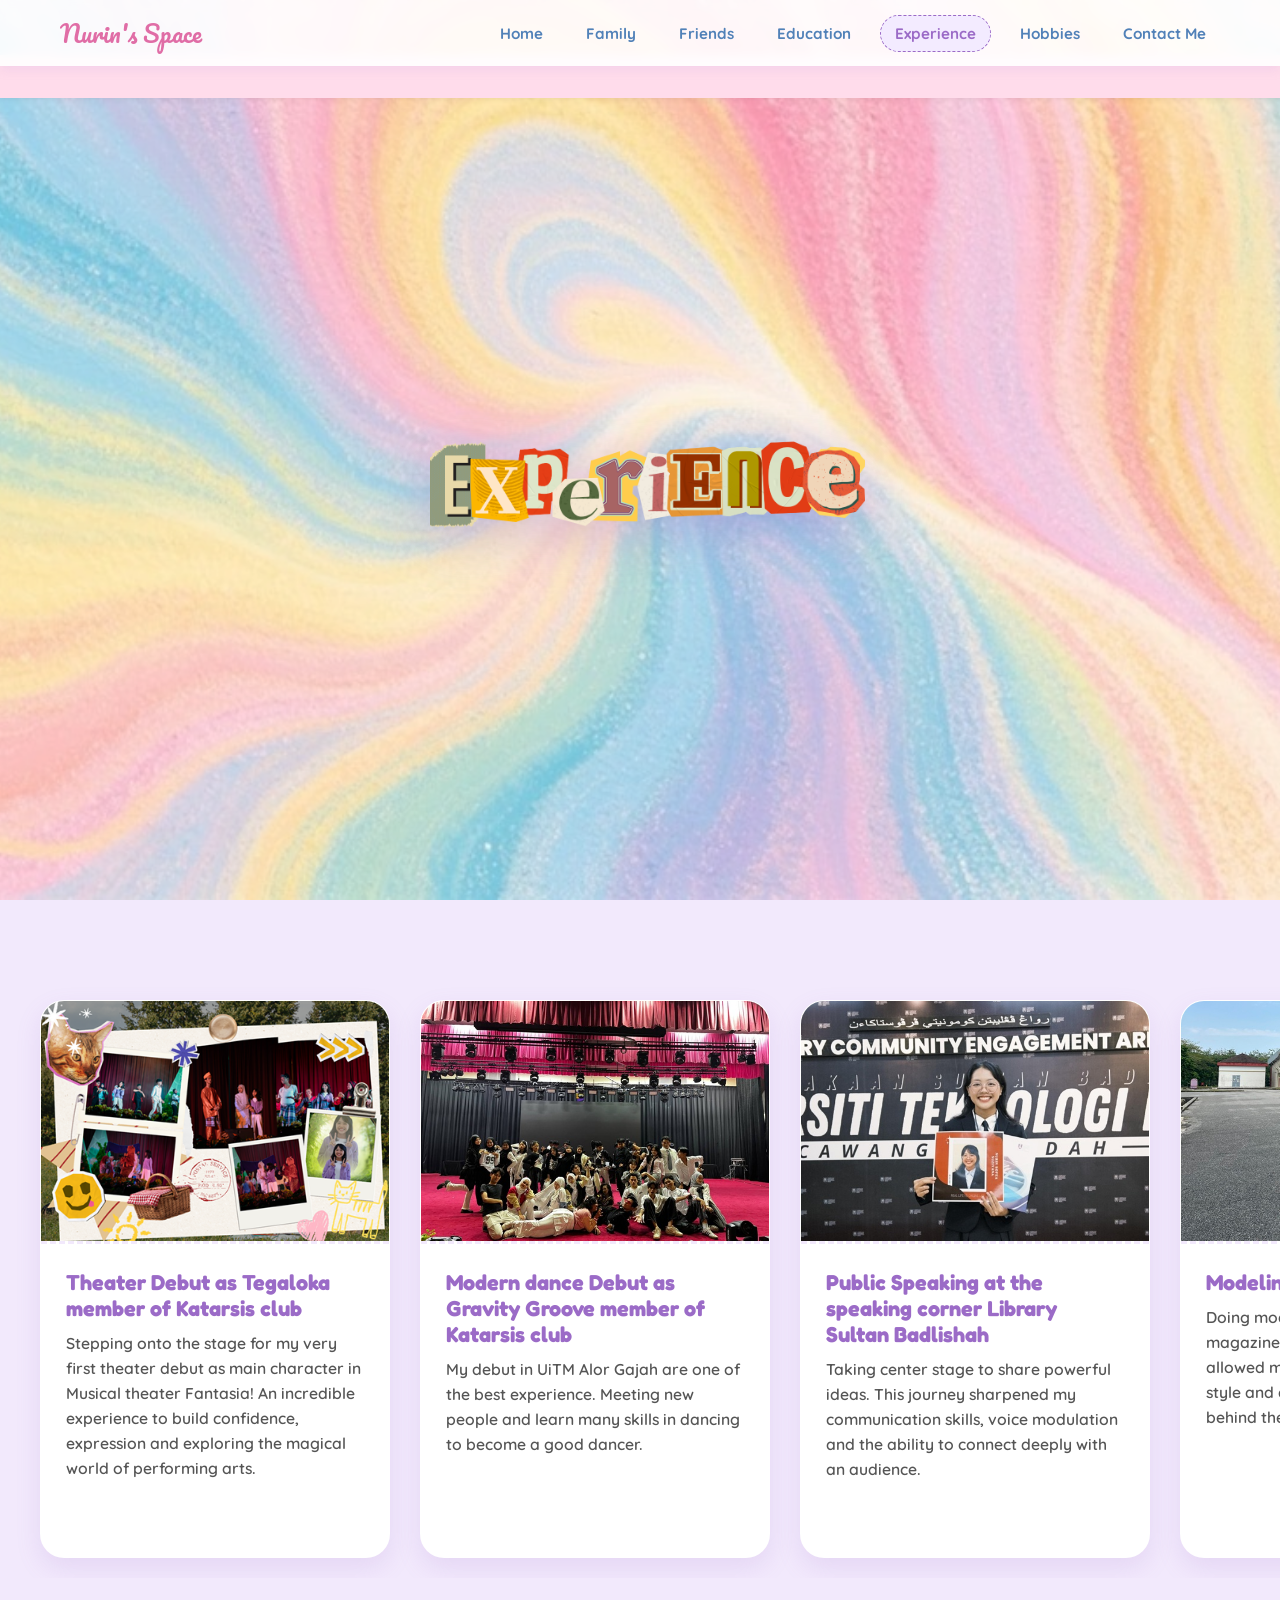
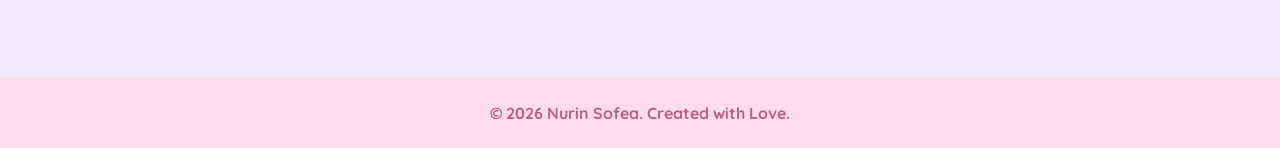
<file: experience.html>
<!DOCTYPE html>
<html lang="en">
<head>
    <meta charset="UTF-8">
    <meta name="viewport" content="width=device-width, initial-scale=1.0">
    <title>Experience - Nurin Sofea</title>
    <!-- Google Fonts for that whimsical Canva aesthetic -->
    <link rel="preconnect" href="https://fonts.googleapis.com">
    <link rel="preconnect" href="https://fonts.gstatic.com" crossorigin>
    <link href="https://fonts.googleapis.com/css2?family=Fredoka:wght@300..700&family=Pacifico&family=Quicksand:wght@500;700&display=swap" rel="stylesheet">
    <!-- Link to the External CSS file -->
    <link rel="stylesheet" href="experience.css">
</head>
<body>

    <!-- Top Navigation Bar -->
    <nav class="navbar">
        <div class="nav-container">
        <a href="#" class="logo">Nurin's Space</a>
        <ul class="nav-links">
        <li><a href="index.html">Home</a></li>
        <li><a href="family.html">Family</a></li>
        <li><a href="friends.html">Friends</a></li>
        <li><a href="education.html">Education</a></li>
        <li><a href="experience.html" class="active-page">Experience</a></li>
        <li><a href="hobbies.html">Hobbies</a></li>
        <li><a href="contact.html">Contact Me</a></li>
        </ul>
        <div class="hamburger">
        <span></span>
        <span></span>
        <span></span>
        </div>
        </div>
    </nav>

    <!-- Moving Text Marquee Section -->
    <div class="marquee-container">
        <div class="marquee-text">
         Nurin Sofea's Space &lt;3 Nurin Sofea's Space &lt;3 Nurin Sofea's Space &lt;3 Nurin Sofea's Space &lt;3 Nurin Sofea's Space &lt;3 Nurin Sofea's Space &lt;3
        </div>
    </div>

    <!-- Section 1: Experience Hero Banner -->
    <header class="experience-hero">
        <div class="experience-bg-container"></div>
        <div class="center-experience-graphic">
        <img src="images/experienceh2.png" alt="Experience Title Graphic Asset">
        </div>
    </header>

    <!-- Section 2: Experience Slides Showcase -->
    <section class="experience-showcase-panel">
            <div class="experience-slider">

            <!-- Slide 1: Teater Debut -->
            <div class="experience-card">
                <div class="card-image-wrapper">
                <img src="images/teaterdebut.png" alt="Teater Debut">
                </div>
                <div class="card-description-box">
                <h3>Theater Debut as Tegaloka member of Katarsis club</h3>
                <p>Stepping onto the stage for my very first theater debut as main character in Musical theater Fantasia! An incredible experience to build confidence, expression and exploring the magical world of performing arts.</p>
                </div>
            </div>

            <!-- Slide 2: GG Debut -->
            <div class="experience-card">
                <div class="card-image-wrapper">
                <img src="images/ggdebut.jpeg" alt="GG Debut">
                </div>
                <div class="card-description-box">
                <h3>Modern dance Debut as Gravity Groove member of Katarsis club</h3>
                <p>My debut in UiTM Alor Gajah are one of the best experience. Meeting new people and learn many skills in dancing to become a good dancer.</p>
                </div>
            </div>

            <!-- Slide 3: Public Speaking -->
            <div class="experience-card">
                <div class="card-image-wrapper">
                <img src="images/speaking.jpg" alt="Public Speaking">
                </div>
                <div class="card-description-box">
                <h3>Public Speaking at the speaking corner Library Sultan Badlishah</h3>
                <p>Taking center stage to share powerful ideas. This journey sharpened my communication skills, voice modulation and the ability to connect deeply with an audience.</p>
                </div>
            </div>

            <!-- Slide 4: Modeling -->
            <div class="experience-card">
                <div class="card-image-wrapper">
                <img src="images/model.jpg" alt="Modeling">
                </div>
                <div class="card-description-box">
                <h3>Modeling Experience</h3>
                <p>Doing modeling for my friend's magazine assignment. This opportunity allowed me to express my personal style and discover artistic confidence behind the lens.</p>
                </div>
            </div>

            <!-- Slide 5: MWA -->
            <div class="experience-card">
                <div class="card-image-wrapper">
                <img src="images/mwa.jpg" alt="MWA Event">
                </div>
                <div class="card-description-box">
                <h3>Joining Merbok Got Talent in 2025</h3>
                <p>Participating in specialized organizational event Merbok Got Talent in UiTM Cawangan Kedah, as a team of Gravity X and achieving first place.</p>
                </div>
            </div>

            <!-- Slide 6: AGM -->
            <div class="experience-card">
                <div class="card-image-wrapper">
                <img src="images/agm.jpg" alt="AGM Meeting">
                </div>
                <div class="card-description-box">
                <h3>Annual Dinner Katarsis</h3>
                <p>Attending Annual Dinner with fellow memebers of Katarsis and enjoying the delicious buffets.</p>
                </div>
            </div>

            <!-- Slide 7: Brass Band -->
            <div class="experience-card">
                <div class="card-image-wrapper">
                <img src="images/brassband.jpg" alt="Brass Band">
                </div>
                <div class="card-description-box">
                <h3>Brass Band Open Day</h3>
                <p>Harmonizing with instruments and practicing complex musical routines. The brass band taught me synchronization, patience and the joy of shared symphonies.</p>
                </div>
            </div>

            <!-- Slide 8: Teater Muzikal -->
            <div class="experience-card">
                <div class="card-image-wrapper">
                <img src="images/teatermusical.jpeg" alt="Teater Muzikal">
                </div>
                <div class="card-description-box">
                <h3>Musical Theater Tanggang Production</h3>
                <p>Combining acting, dancing and storytelling all into one grand production! A beautiful, high-energy milestone that pushed my creative boundaries completely. I joined as the side character Siti as the villager and Dayang Seni as the lady in waiting Puteri Bulan.</p>
                </div>
            </div>

        </div>
    </section>

    <footer>
        <p>&copy; 2026 Nurin Sofea. Created with Love.</p>
    </footer>

    <script>
        // Toggle mobile responsive navigation drawer
        const hamburger = document.querySelector('.hamburger');
        const navLinks = document.querySelector('.nav-links');

        hamburger.addEventListener('click', () => {
            navLinks.classList.toggle('active');
        });
    </script>
</body>
</html>
</file>
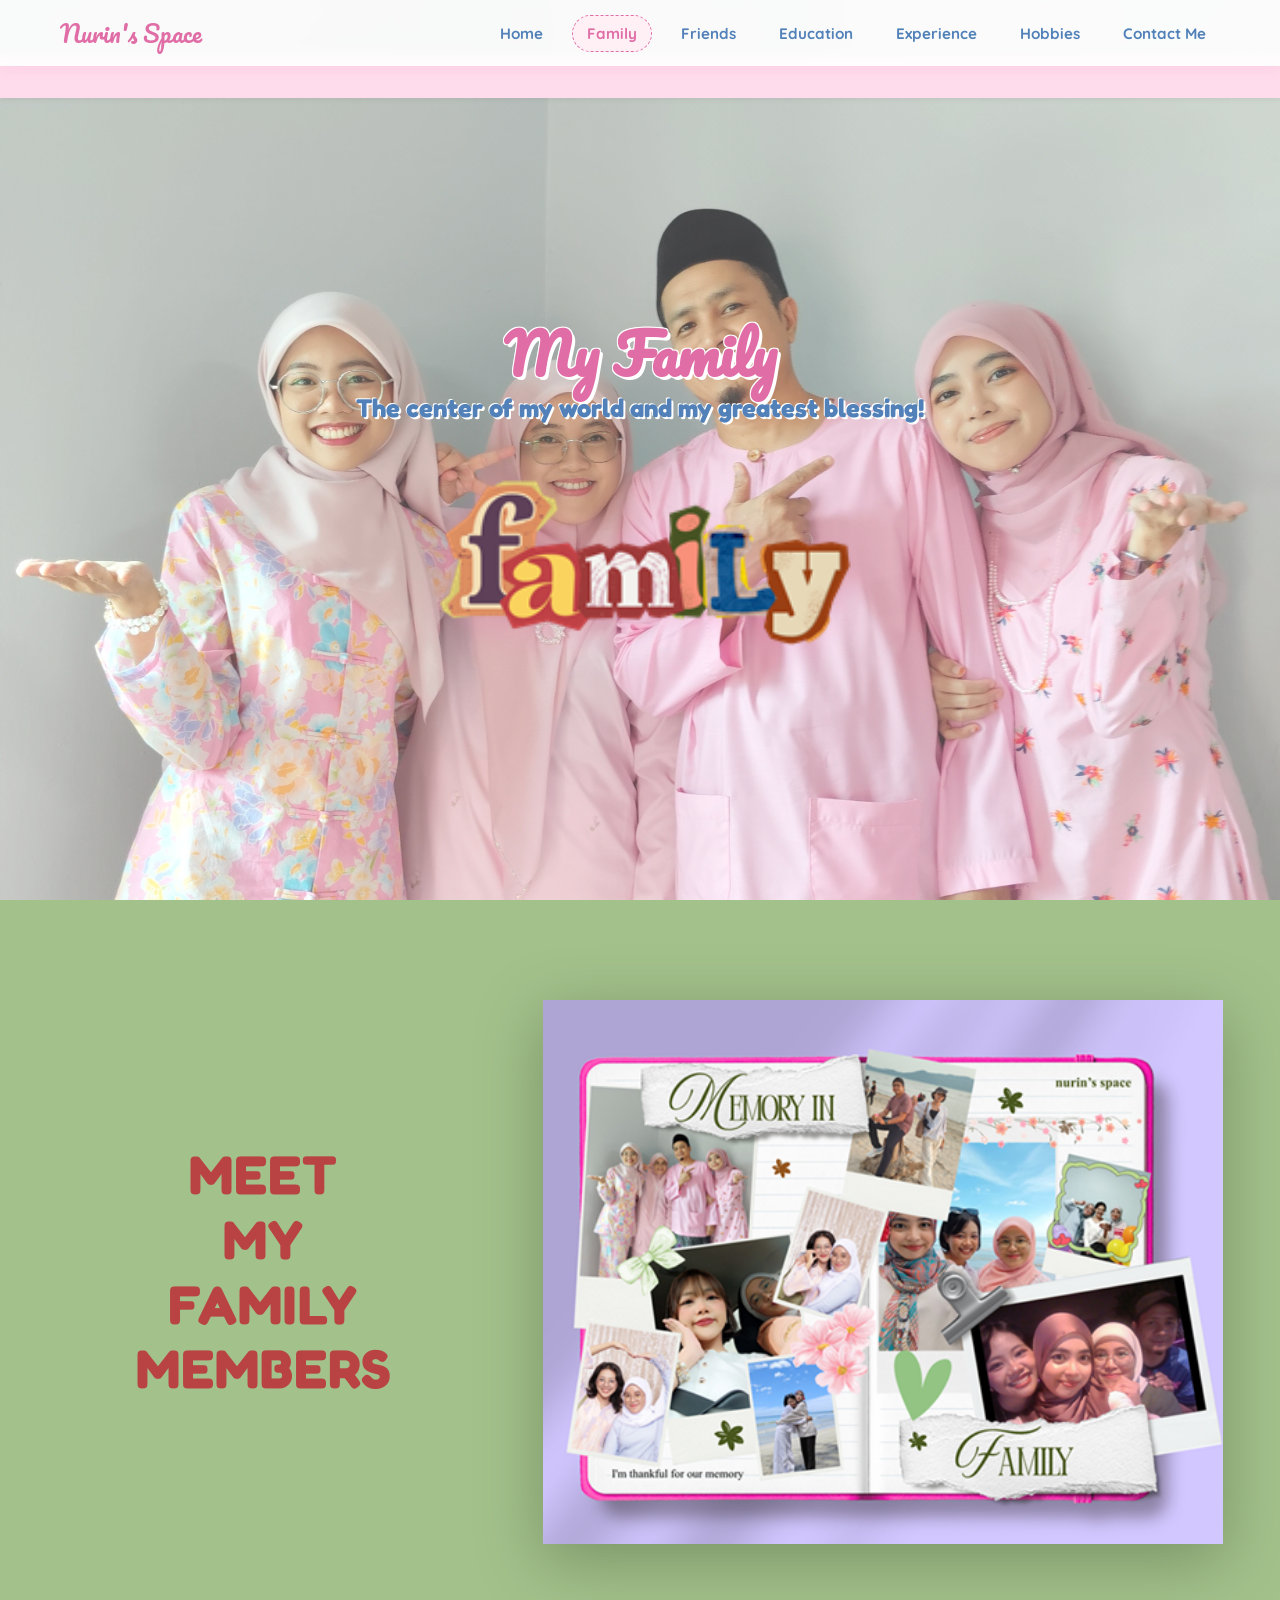
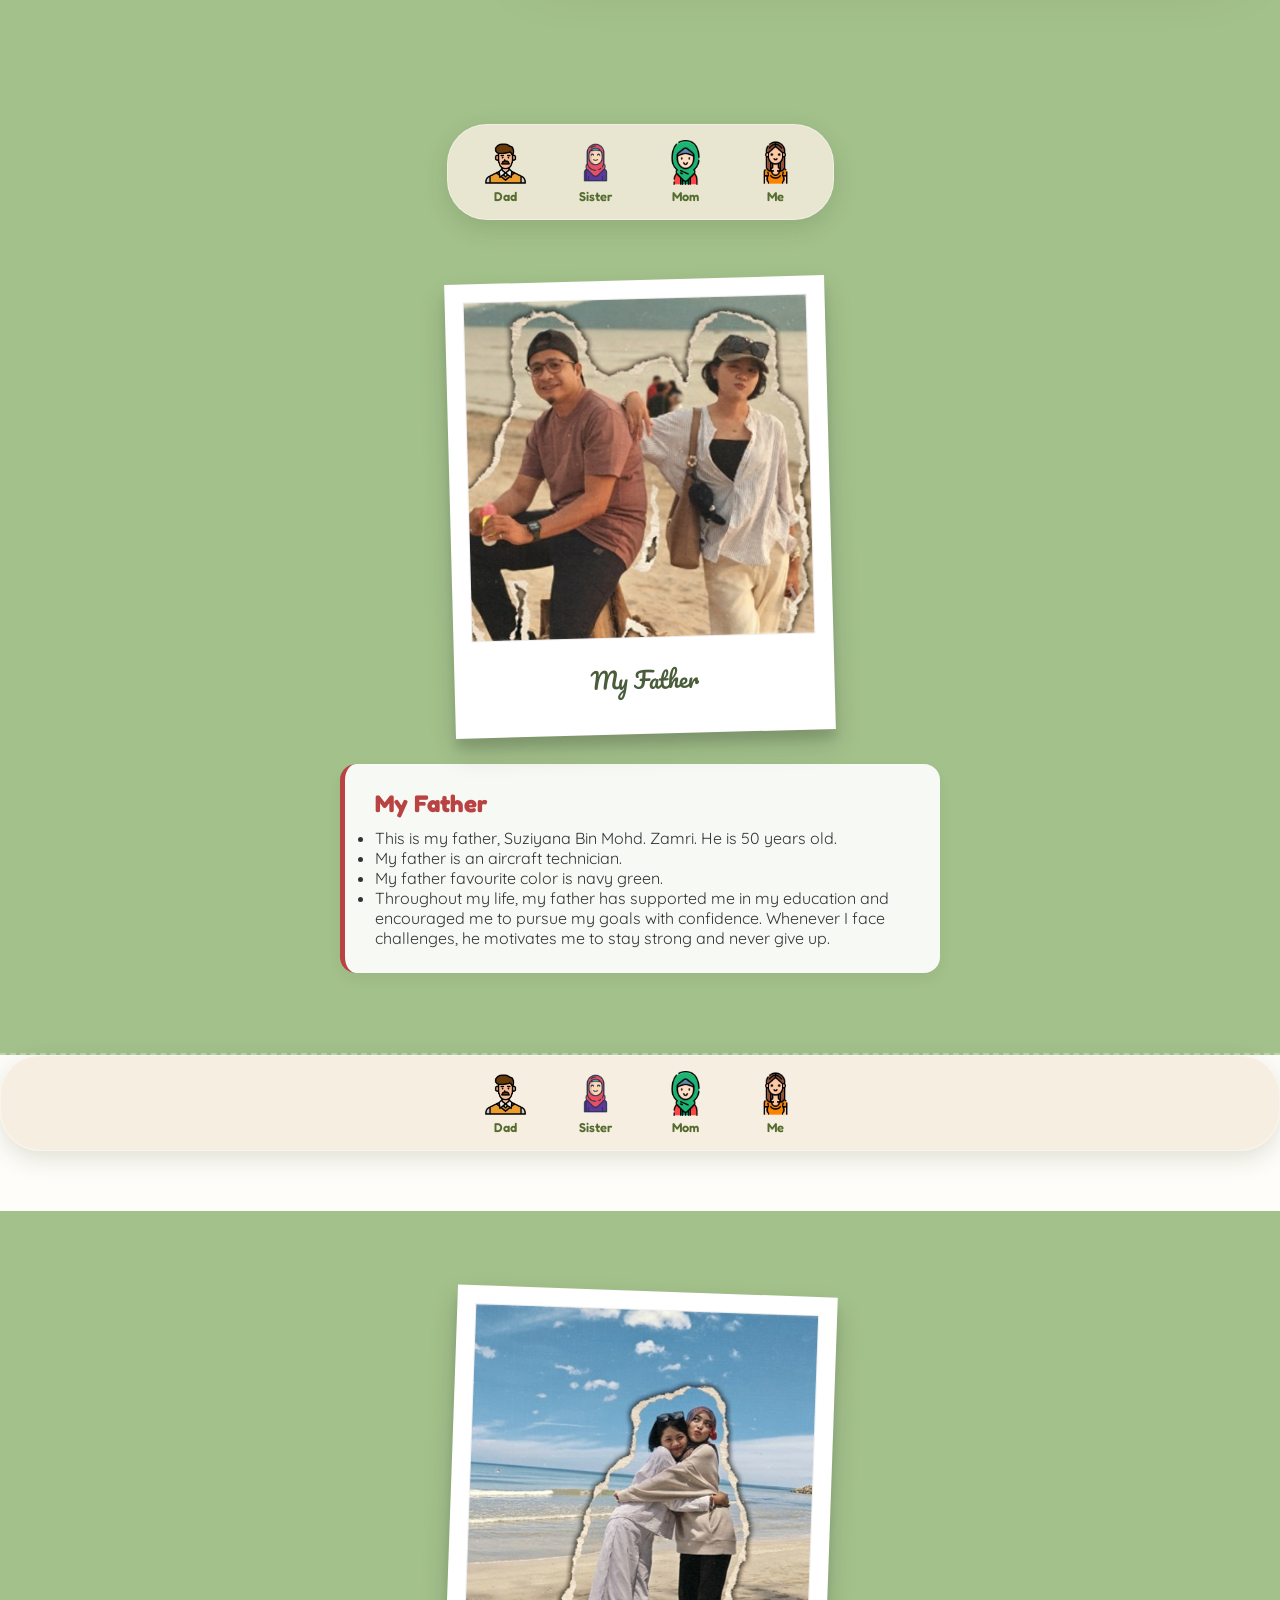
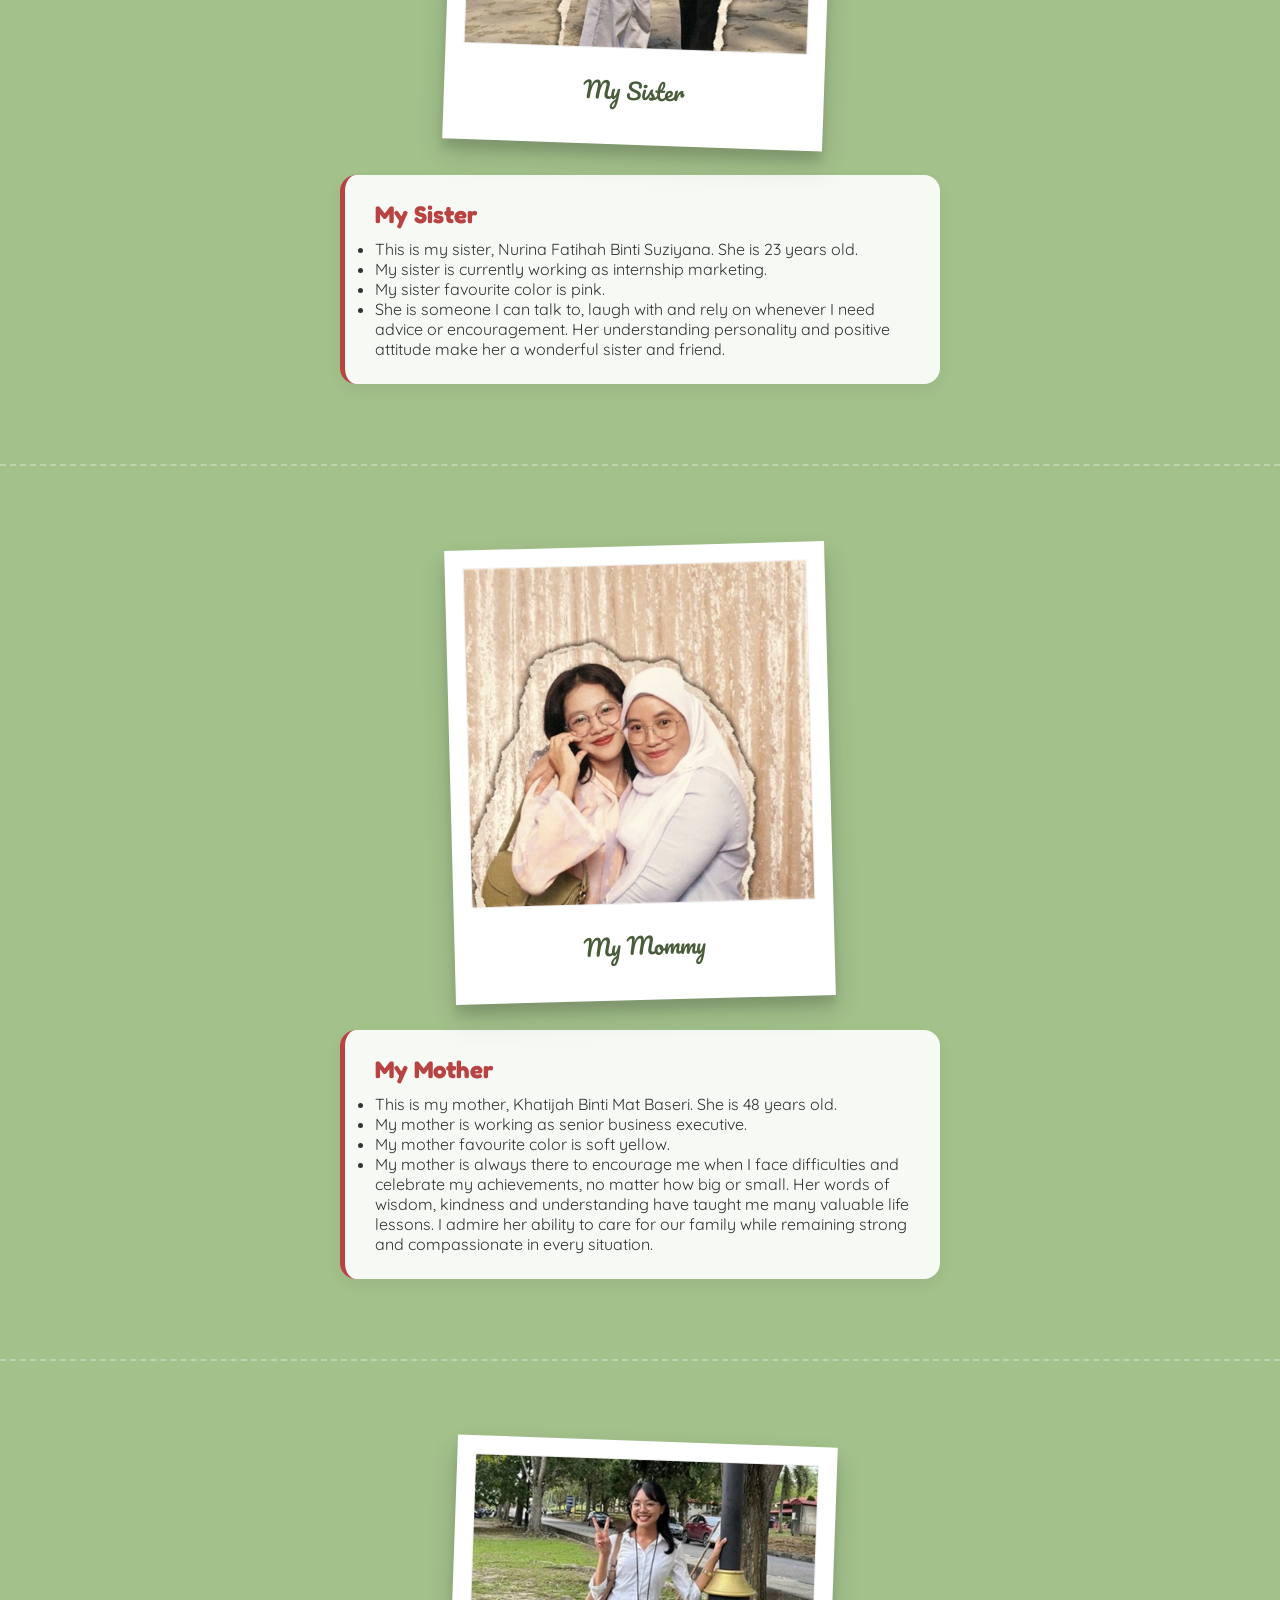
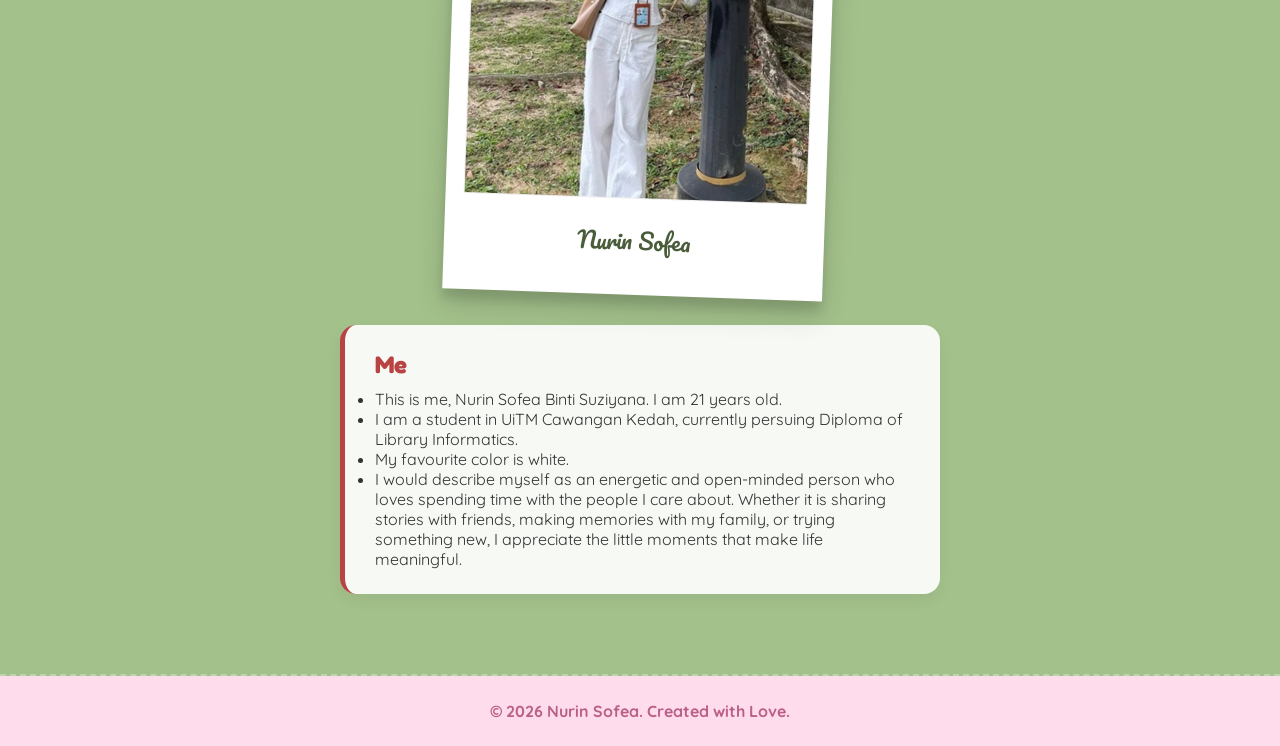
<file: family.html>
<!DOCTYPE html>
<html lang="en">
<head>
    <meta charset="UTF-8">
    <meta name="viewport" content="width=device-width, initial-scale=1.0">
    <title>Family - Nurin Sofea</title>
    <!-- Google Fonts for that cute, whimsical Canva aesthetic -->
    <link rel="preconnect" href="https://fonts.googleapis.com">
    <link rel="preconnect" href="https://fonts.gstatic.com" crossorigin>
    <link href="https://fonts.googleapis.com/css2?family=Fredoka:wght@300..700&family=Pacifico&family=Quicksand:wght@500;700&display=swap" rel="stylesheet">
    
    <style>
        /* --- Global Resets & Typography --- */
        * {
            margin: 0;
            padding: 0;
            box-sizing: border-box;
        }

        html {
            scroll-behavior: smooth;
        }

        body {
            font-family: 'Quicksand', sans-serif;
            background-color: #fffdf9;
            color: #333;
            overflow-x: hidden;
        }

        /* Fixed Navigation Bar linking to separate interfaces */
        .navbar {
            position: fixed;
            top: 0;
            left: 0;
            width: 100%;
            background-color: rgba(255, 255, 255, 0.9);
            backdrop-filter: blur(5px);
            box-shadow: 0 4px 10px rgba(224, 150, 190, 0.15);
            z-index: 1000;
        }

        .nav-container {
            display: flex;
            justify-content: space-between;
            align-items: center;
            max-width: 1200px;
            margin: 0 auto;
            padding: 12px 20px;
        }

        .logo {
            font-family: 'Pacifico', cursive;
            color: #e06da6;
            font-size: 1.5rem;
            text-decoration: none;
            cursor: pointer;
        }

        .nav-links {
            display: flex;
            list-style: none;
            gap: 15px;
        }

        .nav-links li a {
            text-decoration: none;
            color: #5181b8;
            font-weight: 700;
            font-size: 0.95rem;
            padding: 8px 14px;
            border-radius: 20px;
            transition: all 0.3s ease;
        }

        /* Highlight Family page style as active */
        .nav-links li a.active-page {
            background-color: #fff0f5;
            color: #e06da6;
            border: 1px dashed #e06da6;
        }

        .nav-links li a:hover {
            background-color: #fff0f5;
            color: #e06da6;
        }

        /* Mobile Hamburger */
        .hamburger {
            display: none;
            flex-direction: column;
            cursor: pointer;
            gap: 4px;
        }

        .hamburger span {
            width: 25px;
            height: 3px;
            background-color: #e06da6;
            border-radius: 2px;
        }

        /* --- Cursive Moving Text Marquee (Maintained Exactly) --- */
        .marquee-container {
            position: fixed;
            top: 55px; /* Sits cleanly right under the navbar */
            left: 0;
            width: 100%;
            background-color: #ffdceb;
            padding: 6px 0;
            overflow: hidden;
            white-space: nowrap;
            z-index: 999;
            box-shadow: 0 2px 5px rgba(0,0,0,0.05);
        }

        .marquee-text {
            display: inline-block;
            font-family: 'Pacifico', cursive;
            font-size: 1.1rem;
            color: #ba6088;
            animation: marquee 15s linear infinite;
            padding-left: 100%;
        }

        @keyframes marquee {
            0% { transform: translate3d(0, 0, 0); }
            100% { transform: translate3d(-100%, 0, 0); }
        }

        /* --- Section 1: Family Hero Banner --- */
        .family-hero {
            position: relative;
            min-height: 100vh;
            display: flex;
            flex-direction: column;
            justify-content: center; /* Centers items vertically */
            align-items: center; /* Centers items horizontally */
            text-align: center;
            padding: 160px 20px 80px 20px;
            overflow: hidden;
        }

        /* Custom Family Background Image Frame */
        .family-bg-container {
            position: absolute;
            top: 0;
            left: 0;
            width: 100%;
            height: 100%;
            background-image: url('images/bgfamily.jpg');
            background-size: cover;
            background-position: center;
            background-repeat: no-repeat;
            z-index: -2;
        }

        /* Soft overlay tint to ensure headers remain clear and readable */
        .family-hero::before {
            content: '';
            position: absolute;
            top: 0;
            left: 0;
            width: 100%;
            height: 100%;
            background: rgba(255, 255, 255, 0.25); 
            z-index: -1;
        }

        .family-title {
            font-family: 'Pacifico', cursive;
            font-size: 3.5rem;
            color: #e06da6;
            text-shadow: 3px 3px 0px #fff, -1px -1px 0px #fff, 1px -1px 0px #fff, -1px 1px 0px #fff;
            margin-bottom: 5px;
            line-height: 1.2;
        }

        .family-subtitle {
            font-family: 'Fredoka', sans-serif;
            font-size: 1.6rem;
            color: #5181b8;
            text-shadow: 2px 2px 0px #fff, -1px -1px 0px #fff;
            margin-bottom: 30px;
        }

        /* Dead Center Graphic Layout Wrapper with subtle float effect */
        .center-graphic-wrap {
            max-width: 450px;
            width: 100%;
            margin-top: 15px;
            display: flex;
            justify-content: center;
            align-items: center;
            filter: drop-shadow(0px 8px 20px rgba(224, 109, 166, 0.3));
            animation: floatAnimation 4s ease-in-out infinite;
        }

        .center-graphic-wrap img {
            width: 100%;
            height: auto;
            display: block;
        }

        @keyframes floatAnimation {
            0% { transform: translateY(0px); }
            50% { transform: translateY(-12px); }
            100% { transform: translateY(0px); }
        }
/* --- Section 2: Sage Green Scrapbook Panel --- */
        .scrapbook-panel {
            background-color: #a3c18b; /* Soft Sage Green Backdrop matching 1000198770.jpg */
            padding: 100px 20px;
            display: flex;
            justify-content: center;
            align-items: center;
            overflow: hidden;
        }

        .scrapbook-container {
            max-width: 1200px;
            width: 100%;
            display: flex;
            align-items: center;
            justify-content: space-between;
            flex-wrap: wrap;
            gap: 40px;
        }

        /* Left Side Text Stack Formatting */
        .scrapbook-left {
            flex: 1;
            min-width: 280px;
            display: flex;
            justify-content: center;
        }

        .scrapbook-heading {
            font-family: 'Fredoka', sans-serif;
            font-weight: 700;
            font-size: 3.4rem;
            color: #b94242; /* Soft terracotta red tone matching 1000198770.jpg */
            display: flex;
            flex-direction: column; /* Stacked layout style mimicking reference file */
            gap: 5px;
            text-align: center;
            line-height: 1.1;
            letter-spacing: 1px;
        }

        /* Enforces absolute font and size consistency across all text elements */
        .scrapbook-heading span {
            font-family: 'Fredoka', sans-serif;
            font-weight: 700;
            text-transform: uppercase;
        }

        /* Right Side Frame Wrap Adjustment */
        .scrapbook-right {
            flex: 1.6;
            min-width: 340px;
            display: flex;
            justify-content: center;
            align-items: center;
        }

        /* Replicating the notebook journal */
        .journal-frame-wrapper {
            width: 100%;
            max-width: 680px;
            border-radius: 20px;
            background-color: transparent;
            /* Drop shadow replicating the realistic depth found in the reference source design */
            filter: drop-shadow(0px 16px 32px rgba(40, 60, 30, 0.35));
            transition: transform 0.4s cubic-bezier(0.175, 0.885, 0.32, 1.15);
        }

        .journal-frame-wrapper:hover {
            transform: scale(1.02) translateY(-5px);
        }

        .collage-main-asset {
            width: 100%;
            height: auto;
            display: block;
            object-fit: contain;
        }

        /* --- Mobile Structural Adjustments --- */
        @media (max-width: 768px) {
            .scrapbook-panel {
                padding: 60px 20px;
            }
            .scrapbook-container {
                flex-direction: column;
                gap: 35px;
            }
            .scrapbook-heading {
                font-size: 2.6rem;
            }
            .journal-frame-wrapper {
                max-width: 100%;
            }
        }
/* --- Styles for Sections 3, 4, 5, & 6 --- */
        .family-member-section {
            background-color: #a3c18b; /* Maintained the same Sage Green from Section 2 */
            padding: 80px 20px;
            display: flex;
            flex-direction: column;
            align-items: center;
            justify-content: center;
            position: relative;
            min-height: auto;
            border-bottom: 2px dashed rgba(255, 255, 255, 0.3);
        }

        /* Center-Top Transparent Beige Sub-Navigation Bar */
        .family-sub-nav {
            background-color: rgba(245, 235, 220, 0.85); /* Gorgeous semi-transparent beige */
            backdrop-filter: blur(8px);
            padding: 10px 25px;
            border-radius: 40px;
            display: flex;
            gap: 25px;
            align-items: center;
            justify-content: center;
            box-shadow: 0 8px 24px rgba(40, 60, 30, 0.15);
            margin-bottom: 60px;
            border: 1px solid rgba(255, 255, 255, 0.4);
            position: sticky;
            top: 110px; /* Sits comfortably below your main portal text banner */
            z-index: 90;
        }

        .sub-nav-item {
            display: flex;
            flex-direction: column;
            align-items: center;
            text-decoration: none;
            color: #556b2f;
            font-family: 'Fredoka', sans-serif;
            font-weight: 600;
            font-size: 0.8rem;
            transition: all 0.3s ease;
            padding: 5px 10px;
            border-radius: 15px;
        }

        .sub-nav-item img {
            width: 45px;
            height: 45px;
            object-fit: contain;
            margin-bottom: 4px;
            transition: transform 0.3s ease;
        }

        .sub-nav-item:hover img {
            transform: scale(1.18) translateY(-2px);
        }

        .sub-nav-item:hover {
            color: #b94242;
        }

        /* Main Section layout */
        .member-container {
            max-width: 600px;
            width: 100%;
            display: flex;
            flex-direction: column;
            align-items: center;
            gap: 30px;
        }

        /* Whimsical Scrapbook Polaroid Frame Design */
        .polaroid-frame {
            background-color: #ffffff;
            padding: 18px 18px 35px 18px;
            box-shadow: 0 14px 28px rgba(0, 0, 0, 0.15), 0 10px 10px rgba(0, 0, 0, 0.1);
            transform: rotate(-1.5deg); /* Slight natural rotation for a real photo look */
            transition: transform 0.4s ease;
            width: 100%;
            max-width: 380px;
        }

        /* Alternate polaroid tilts subtly for a natural scrapbook look */
        #section4 .polaroid-frame, #section6 .polaroid-frame {
            transform: rotate(2deg);
        }

        .polaroid-frame:hover {
            transform: rotate(0deg) scale(1.03);
        }

        .polaroid-frame img {
            width: 100%;
            height: 340px;
            object-fit: cover;
            border: 1px solid #eee;
        }

        .polaroid-caption {
            font-family: 'Pacifico', cursive;
            font-size: 1.4rem;
            color: #4a5d3b;
            text-align: center;
            margin-top: 18px;
        }

        /* Description box placed cleanly underneath image */
        .member-description-box {
            background-color: rgba(255, 255, 255, 0.9);
            border-radius: 16px;
            padding: 25px 30px;
            width: 100%;
            box-shadow: 0 6px 15px rgba(0,0,0,0.05);
            border-left: 5px solid #b94242; /* Colored accent bar */
            text-align: left;
        }

        .member-description-box h3 {
            font-family: 'Fredoka', sans-serif;
            color: #b94242;
            font-size: 1.5rem;
            margin-bottom: 10px;
        }

        .member-description-box p {
            font-family: 'Quicksand', sans-serif;
            font-size: 1.05rem;
            line-height: 1.7;
            color: #444;
            font-weight: 600;
        }

        /* --- Responsive Tweaks --- */
        @media (max-width: 768px) {
            .family-sub-nav {
                top: 120px;
                padding: 8px 15px;
                gap: 15px;
            }
            .sub-nav-item img {
                width: 38px;
                height: 38px;
            }
            .polaroid-frame img {
                height: 280px;
            }
        }

        footer {
            text-align: center;
            padding: 25px;
            background-color: #ffdceb;
            color: #ba6088;
            font-weight: bold;
        }

        /* --- Responsive Styles --- */
        @media (max-width: 768px) {
            .marquee-container { top: 60px; }
            .family-hero { padding-top: 180px; }
            
            .nav-links {
                position: absolute;
                top: 60px;
                left: -100%;
                width: 100%;
                height: calc(100vh - 60px);
                background-color: rgba(255,255,255,0.98);
                flex-direction: column;
                align-items: center;
                justify-content: center;
                gap: 25px;
                transition: 0.3s ease;
            }

            .nav-links.active { left: 0; }
            .hamburger { display: flex; }
            .family-title { font-size: 2.6rem; }
            .family-subtitle { font-size: 1.2rem; }
            .center-graphic-wrap { max-width: 320px; }
        }
    </style>
</head>
<body>

    <!-- Top Navigation Bar -->
    <nav class="navbar">
        <div class="nav-container">
        <a href="#" class="logo">Nurin's Space</a>
        <ul class="nav-links">
        <li><a href="index.html">Home</a></li>
        <li><a href="family.html" class="active-page">Family</a></li>
        <li><a href="friends.html">Friends</a></li>
        <li><a href="education.html">Education</a></li>
        <li><a href="experience.html">Experience</a></li>
        <li><a href="hobbies.html">Hobbies</a></li>
        <li><a href="contact.html">Contact Me</a></li>
        </ul>
        <div class="hamburger">
        <span></span>
        <span></span>
        <span></span>
        </div>
        </div>
    </nav>

    <!-- Moving Text Marquee Section (Maintained styling and phrases) -->
    <div class="marquee-container">
        <div class="marquee-text">
            Nurin Sofea's Space &lt;3 Nurin Sofea's Space &lt;3 Nurin Sofea's Space &lt;3 Nurin Sofea's Space &lt;3 Nurin Sofea's Space &lt;3 Nurin Sofea's Space &lt;3
        </div>
    </div>

    <!-- Section 1: Family Hero Banner -->
    <header class="family-hero">
        <!-- Background Asset Image Frame -->
        <div class="family-bg-container"></div>
        
        <h1 class="family-title">My Family</h1>
        <h2 class="family-subtitle">The center of my world and my greatest blessing!</h2>
        
        <!-- Centered Core Graphic Asset -->
        <div class="center-graphic-wrap">
        <img src="images/familyh2.png" alt="Family Animation Graphic Asset">
        </div>
    </header>
<!-- Section 2: Scrapbook Memory Showcase -->
    <section class="scrapbook-panel">
    <div class="scrapbook-container">
            
    <!-- Left Side Title Layout-->
    <div class="scrapbook-left">
    <h2 class="scrapbook-heading">
    <span>MEET</span>
    <span>MY</span>
    <span>FAMILY</span>
    <span>MEMBERS</span>
    </h2>
    </div>

            <!-- Right Side Graphic Asset -->
            <div class="scrapbook-right">
            <div class="journal-frame-wrapper">
            <!-- Your main family collage asset acting as the journal spread centerpiece -->
            <img src="images/familycol.png" alt="Family Scrapbook Collage Layout" class="collage-main-asset">
            </div>
            </div>

        </div>
    </section>       

    <!-- SECTION 3: DAD (BAPAK)                     -->
    <section id="section3" class="family-member-section">
        
        <!-- Section-Specific Transparent Beige Sub-Navbar -->
        <nav class="family-sub-nav">
        <a href="#section3" class="sub-nav-item active-member">
        <img src="images/dadicon.png" alt="Dad">
        <span>Dad</span>
        </a>
        <a href="#section4" class="sub-nav-item">
        <img src="images/sisicon.png" alt="Sister">
        <span>Sister</span>
        </a>
        <a href="#section5" class="sub-nav-item">
        <img src="images/momicon.png" alt="Mom">
        <span>Mom</span>
        </a>
        <a href="#section6" class="sub-nav-item">
        <img src="images/meicon.png" alt="Me">
        <span>Me</span>
        </a>
        </nav>

        <div class="member-container">
            <!-- Polaroid Frame Image Block -->
            <div class="polaroid-frame">
            <img src="images/bapak.jpg" alt="My Dad">
            <div class="polaroid-caption">My Father</div>
            </div>

            <!-- Description Box Underneath -->
            <div class="member-description-box">
            <h3>My Father</h3>
             <ul class="bullets">
             <li>This is my father, Suziyana Bin Mohd. Zamri. He is 50 years old. </li>
             <li>My father is an aircraft technician.</li>
             <li>My father favourite color is navy green.</li>
             <li>Throughout my life, my father has supported me in my education and encouraged me to pursue my goals with confidence. Whenever I face challenges, he motivates me to stay strong and never give up.</li>
             </ul>

            </div>
        </div>
    </section>

    <!-- SECTION 4: SISTER (SISTUR)                 -->
    <!-- Section-Specific Transparent Beige Sub-Navbar -->
        <nav class="family-sub-nav">
        <a href="#section3" class="sub-nav-item active-member">
        <img src="images/dadicon.png" alt="Dad">
        <span>Dad</span>
        </a>
        <a href="#section4" class="sub-nav-item">
        <img src="images/sisicon.png" alt="Sister">
        <span>Sister</span>
        </a>
        <a href="#section5" class="sub-nav-item">
        <img src="images/momicon.png" alt="Mom">
        <span>Mom</span>
        </a>
        <a href="#section6" class="sub-nav-item">
        <img src="images/meicon.png" alt="Me">
        <span>Me</span>
        </a>
        </nav>

    <section id="section4" class="family-member-section">
        <div class="member-container">
        <!-- Polaroid Frame Image Block -->
        <div class="polaroid-frame">
        <img src="images/sistur.jpg" alt="My Sister">
        <div class="polaroid-caption">My Sister</div>
        </div>

        <!-- Description Box Underneath -->
        <div class="member-description-box">
        <h3>My Sister</h3>
        <ul class="bullets">
             <li>This is my sister, Nurina Fatihah Binti Suziyana. She is 23 years old. </li>
             <li>My sister is currently working as internship marketing.</li>
             <li>My sister favourite color is pink.</li>
             <li>She is someone I can talk to, laugh with and rely on whenever I need advice or encouragement. Her understanding personality and positive attitude make her a wonderful sister and friend.</li>
        </ul>

        </div>
        </div>
    </section>

    <!-- SECTION 5: MOM (MOMY)                     -->

    <section id="section5" class="family-member-section">
        <div class="member-container">
        <!-- Polaroid Frame Image Block -->
        <div class="polaroid-frame">
        <img src="images/momy.jpg" alt="My Mom">
        <div class="polaroid-caption">My Mommy</div>
        </div>

        <!-- Description Box Underneath -->
        <div class="member-description-box">
        <h3>My Mother</h3>
        <ul class="bullets">
             <li>This is my mother, Khatijah Binti Mat Baseri. She is 48 years old. </li>
             <li>My mother is working as senior business executive.</li>
             <li>My mother favourite color is soft yellow.</li>
             <li>My mother is always there to encourage me when I face difficulties and celebrate my achievements, no matter how big or small. Her words of wisdom, kindness and understanding have taught me many valuable life lessons. I admire her ability to care for our family while remaining strong and compassionate in every situation.</li>
        </ul>

         </div>
        </div>
    </section>

    <!-- SECTION 6: ME                             -->
  
    <section id="section6" class="family-member-section">
        <div class="member-container">
        <!-- Polaroid Frame Image Block -->
        <div class="polaroid-frame">
        <img src="images/me.jpeg" alt="Me">
        <div class="polaroid-caption">Nurin Sofea</div>
        </div>

        <!-- Description Box Underneath -->
        <div class="member-description-box">
        <h3>Me</h3>
        <ul class="bullets">
             <li>This is me, Nurin Sofea Binti Suziyana. I am 21 years old. </li>
             <li>I am a student in UiTM Cawangan Kedah, currently persuing Diploma of Library Informatics.</li>
             <li>My favourite color is white.</li>
             <li>I would describe myself as an energetic and open-minded person who loves spending time with the people I care about. Whether it is sharing stories with friends, making memories with my family, or trying something new, I appreciate the little moments that make life meaningful.</li>
        </ul>

        </div>
        </div>
    </section>
    <footer>
        <p>&copy; 2026 Nurin Sofea. Created with Love.</p>
    </footer>

    <script>
        // Toggle mobile responsive navigation drawer
        const hamburger = document.querySelector('.hamburger');
        const navLinks = document.querySelector('.nav-links');

        hamburger.addEventListener('click', () => {
            navLinks.classList.toggle('active');
        });

        document.querySelectorAll('.nav-links a').forEach(link => {
            link.addEventListener('click', () => {
                navLinks.classList.remove('active');
            });
        });
    </script>
</body>
</html>
</file>
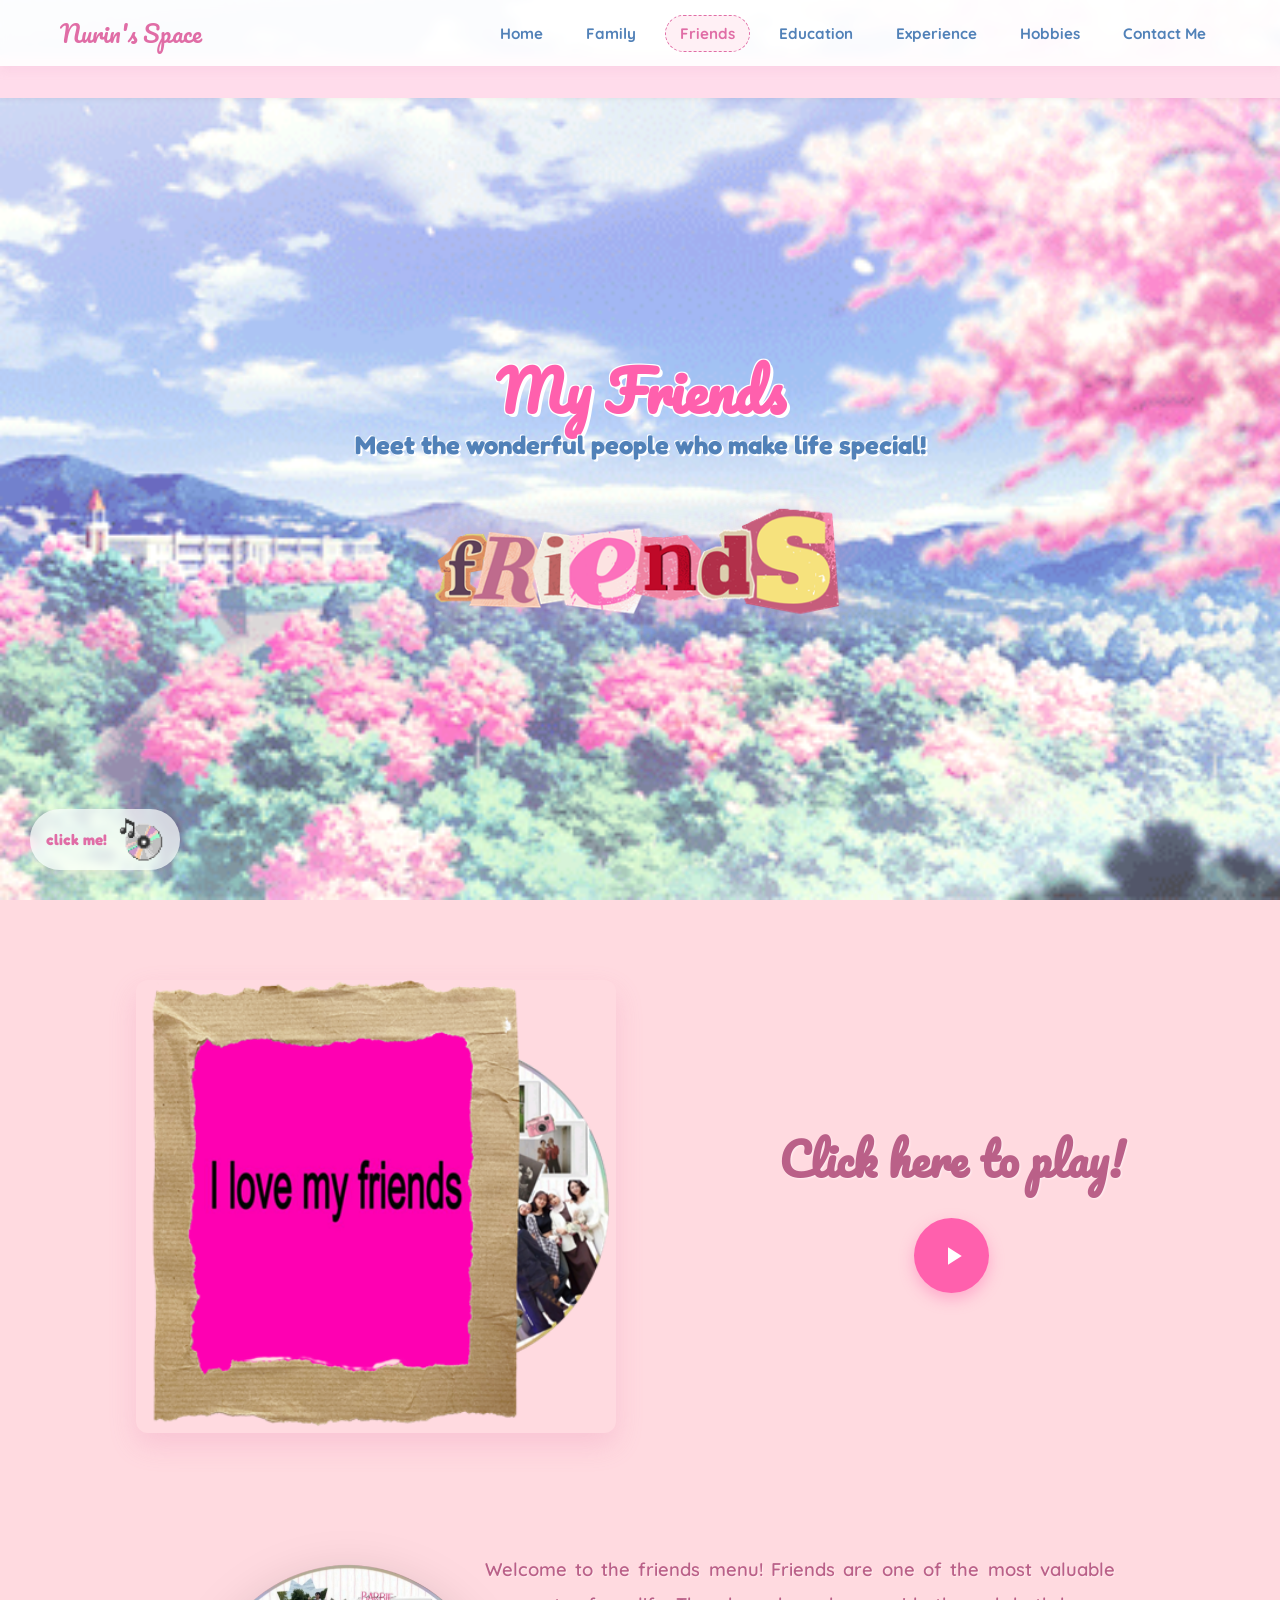
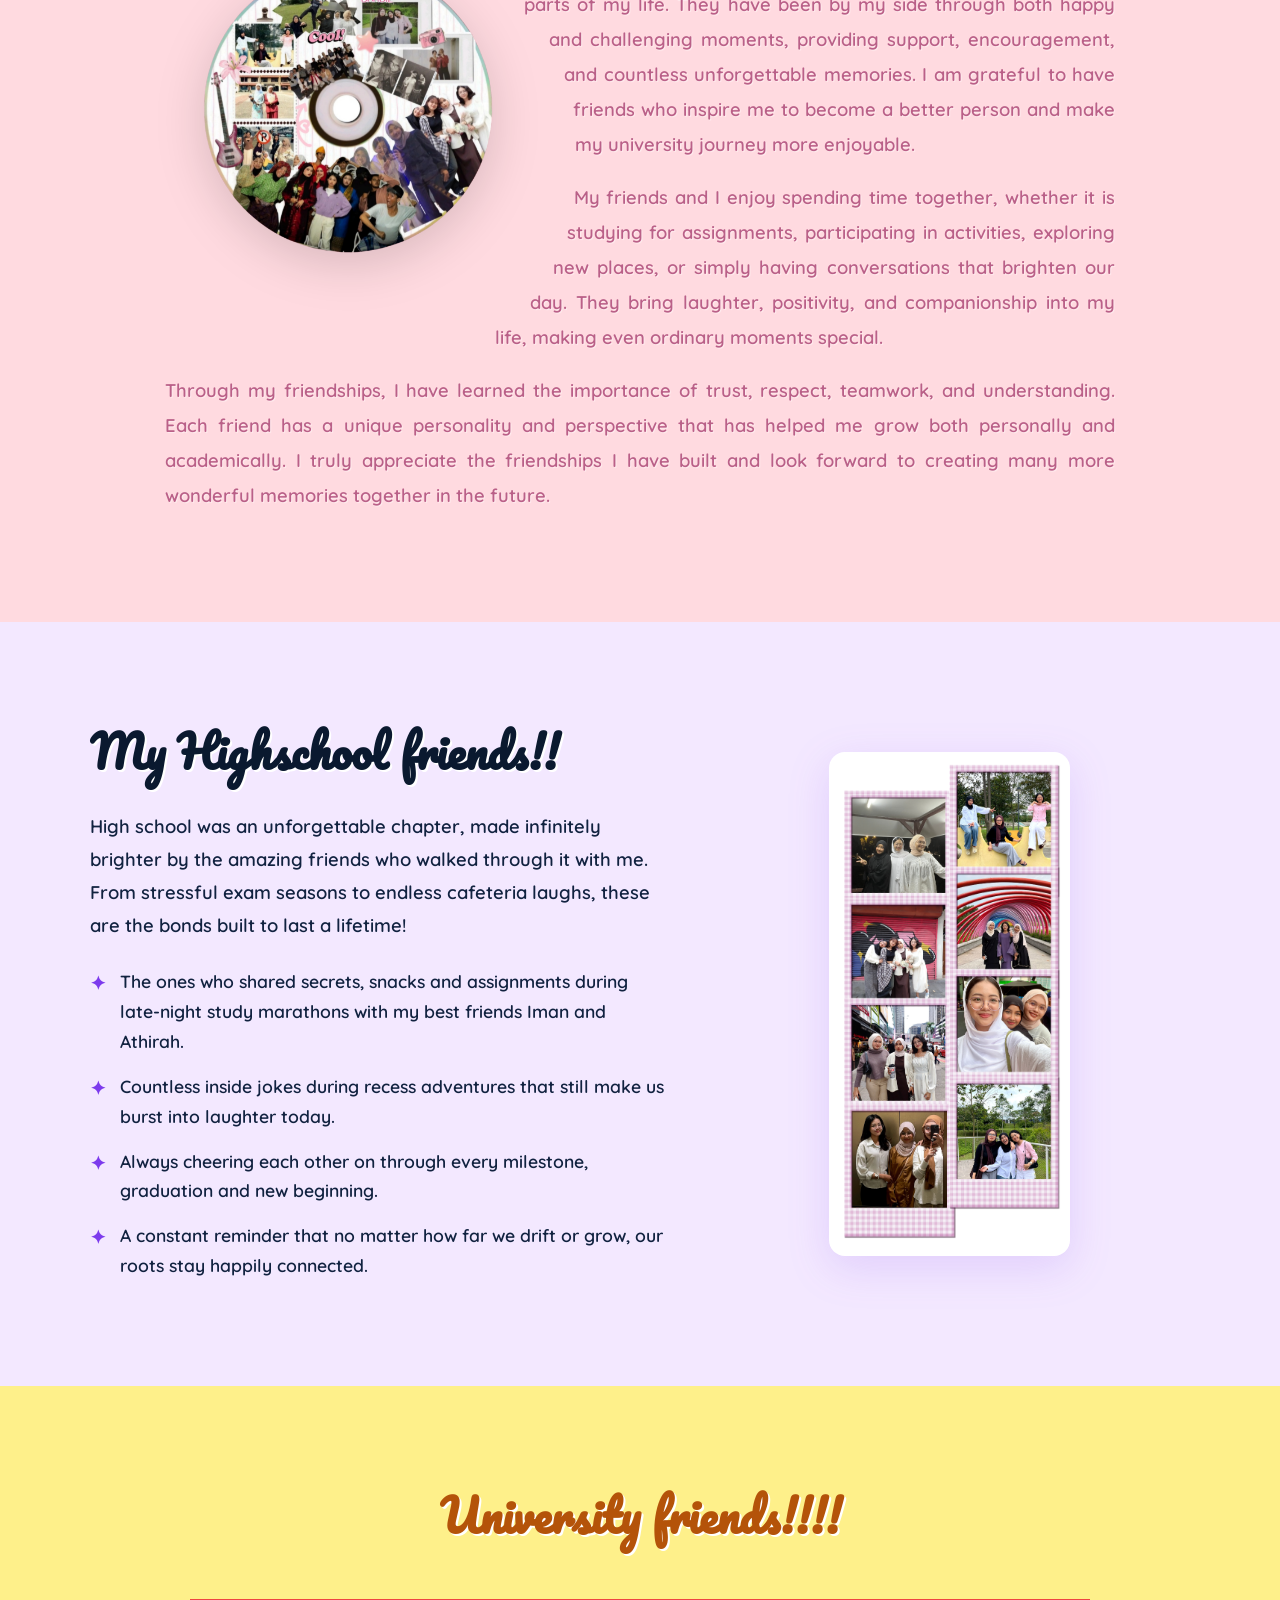
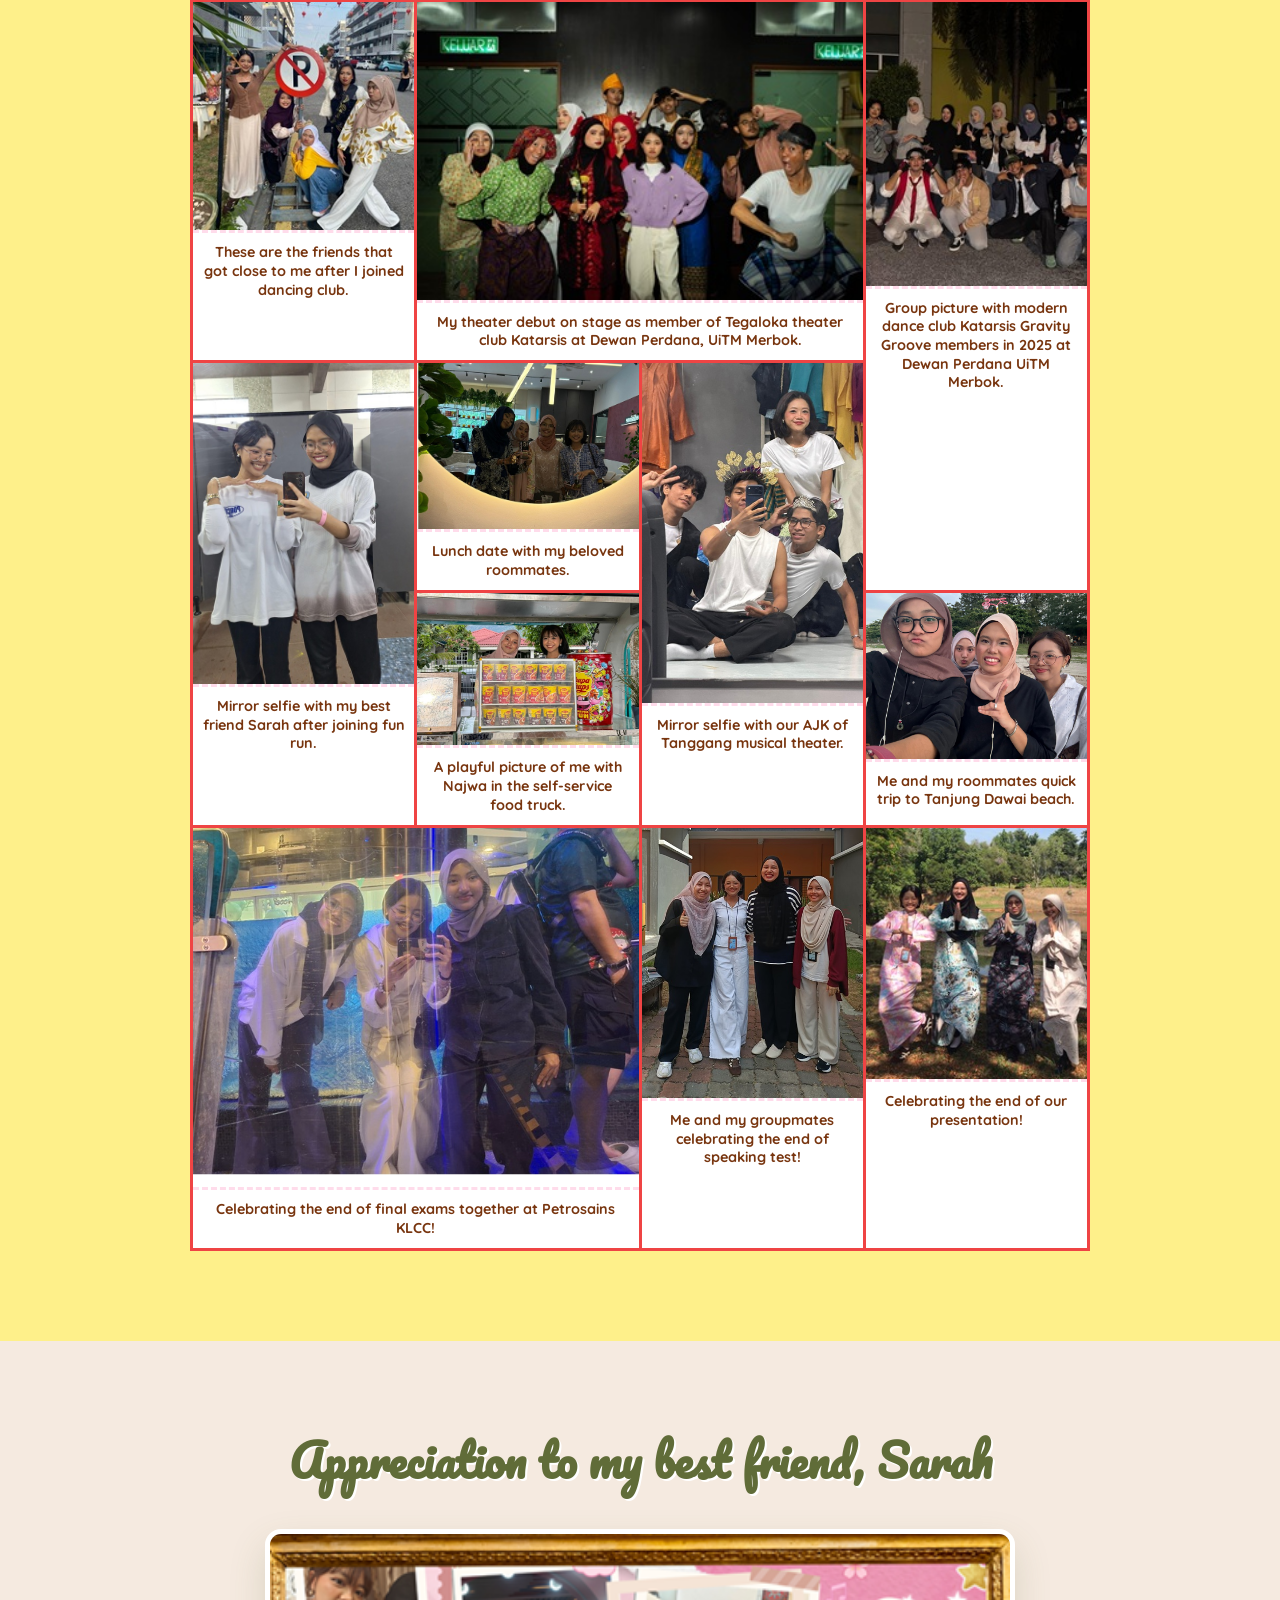
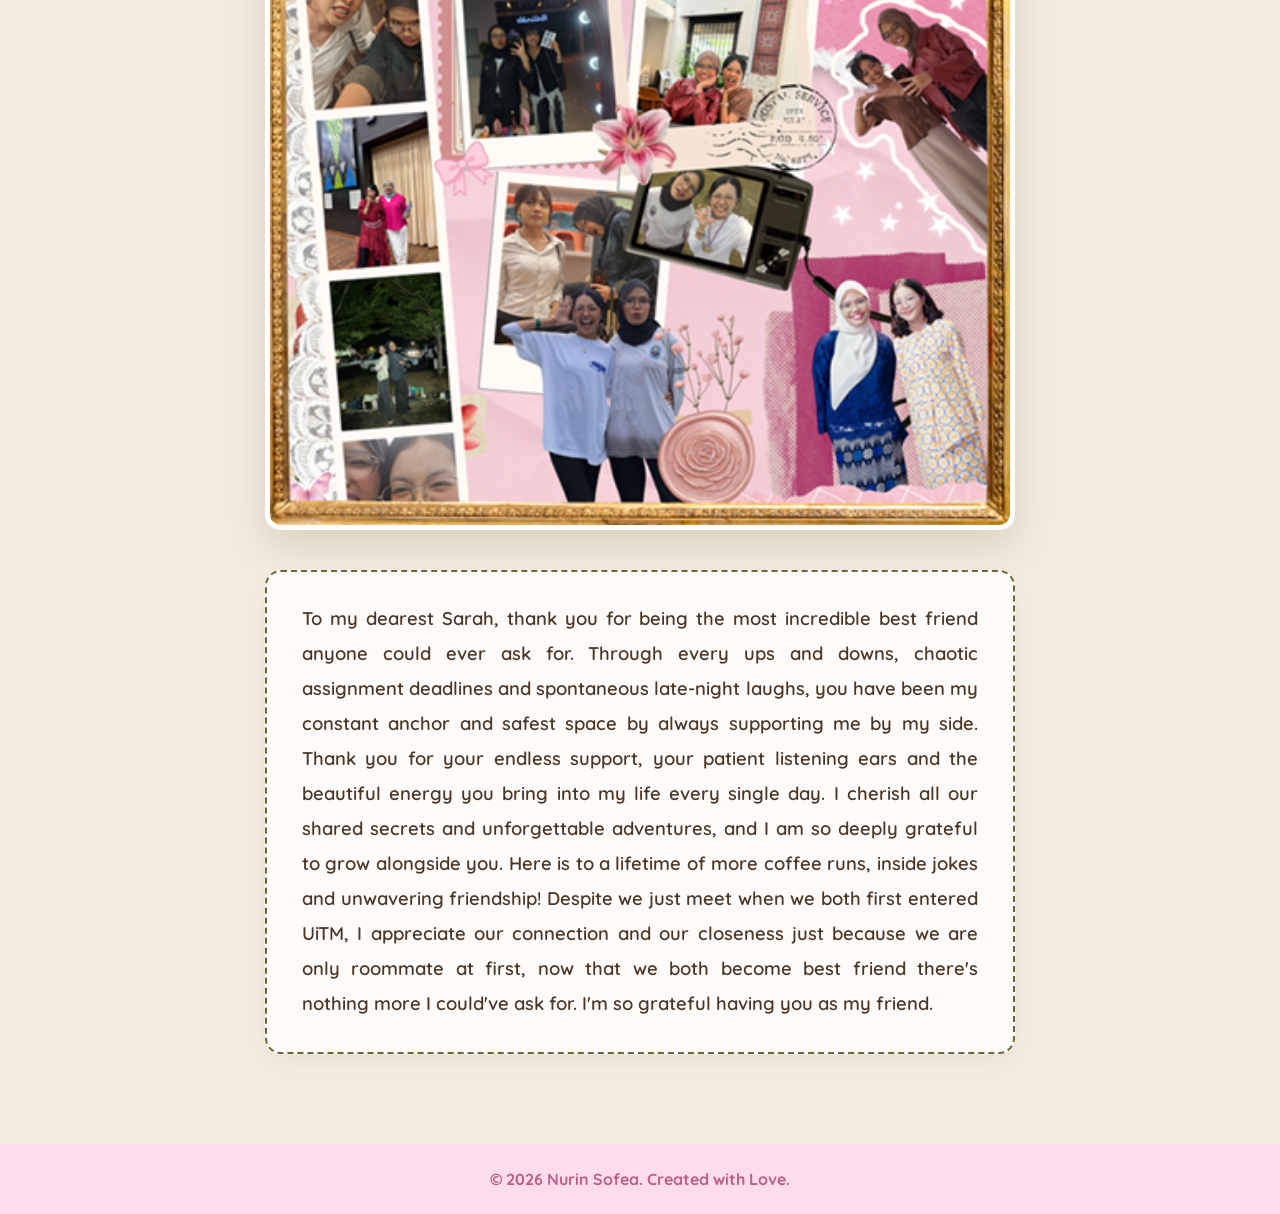
<file: friends.html>
<!DOCTYPE html>
<html lang="en">
<head>
    <meta charset="UTF-8">
    <meta name="viewport" content="width=device-width, initial-scale=1.0">
    <title>Friends - Nurin Sofea</title>
    <!-- Google Fonts for that cute, whimsical Canva aesthetic -->
    <link rel="preconnect" href="https://fonts.googleapis.com">
    <link rel="preconnect" href="https://fonts.gstatic.com" crossorigin>
    <link href="https://fonts.googleapis.com/css2?family=Fredoka:wght@300..700&family=Pacifico&family=Quicksand:wght@500;700&display=swap" rel="stylesheet">
    
    <style>
        /* --- Global Resets & Typography --- */
        * {
            margin: 0;
            padding: 0;
            box-sizing: border-box;
        }

        html {
            scroll-behavior: smooth;
        }

        body {
            font-family: 'Quicksand', sans-serif;
            background-color: #fffdf9;
            color: #333;
            overflow-x: hidden;
        }

        /* Fixed Navigation Bar linking to separate interfaces */
        .navbar {
            position: fixed;
            top: 0;
            left: 0;
            width: 100%;
            background-color: rgba(255, 255, 255, 0.9);
            backdrop-filter: blur(5px);
            box-shadow: 0 4px 10px rgba(224, 150, 190, 0.15);
            z-index: 1000;
        }

        .nav-container {
            display: flex;
            justify-content: space-between;
            align-items: center;
            max-width: 1200px;
            margin: 0 auto;
            padding: 12px 20px;
        }

        .logo {
            font-family: 'Pacifico', cursive;
            color: #e06da6;
            font-size: 1.5rem;
            text-decoration: none;
            cursor: pointer;
        }

        .nav-links {
            display: flex;
            list-style: none;
            gap: 15px;
        }

        .nav-links li a {
            text-decoration: none;
            color: #5181b8;
            font-weight: 700;
            font-size: 0.95rem;
            padding: 8px 14px;
            border-radius: 20px;
            transition: all 0.3s ease;
        }

        /* Highlight the active sub-interface page style */
        .nav-links li a.active-page {
            background-color: #fff0f5;
            color: #e06da6;
            border: 1px dashed #e06da6;
        }

        .nav-links li a:hover {
            background-color: #fff0f5;
            color: #e06da6;
        }

        /* Mobile Hamburger */
        .hamburger {
            display: none;
            flex-direction: column;
            cursor: pointer;
            gap: 4px;
        }

        .hamburger span {
            width: 25px;
            height: 3px;
            background-color: #e06da6;
            border-radius: 2px;
        }

        /* --- Cursive Moving Text Marquee --- */
        .marquee-container {
            position: fixed;
            top: 55px; /* Sits cleanly right under the navbar */
            left: 0;
            width: 100%;
            background-color: #ffdceb;
            padding: 6px 0;
            overflow: hidden;
            white-space: nowrap;
            z-index: 999;
            box-shadow: 0 2px 5px rgba(0,0,0,0.05);
        }

        .marquee-text {
            display: inline-block;
            font-family: 'Pacifico', cursive;
            font-size: 1.1rem;
            color: #ba6088;
            animation: marquee 15s linear infinite;
            padding-left: 100%;
        }

        @keyframes marquee {
            0% { transform: translate3d(0, 0, 0); }
            100% { transform: translate3d(-100%, 0, 0); }
        }

        /* --- Section 1: Friends Hero Banner --- */
        .friends-hero {
            position: relative;
            min-height: 100vh;
            display: flex;
            flex-direction: column;
            justify-content: center;
            align-items: center;
            text-align: center;
            padding: 160px 20px 80px 20px;
            overflow: hidden;
        }

        .gif-bg-container {
            position: absolute;
            top: 0;
            left: 0;
            width: 100%;
            height: 100%;
            background-image: url('videos/cutegif.gif');
            background-size: cover;
            background-position: center;
            background-repeat: no-repeat;
            z-index: -2;
        }

        .friends-hero::before {
            content: '';
            position: absolute;
            top: 0;
            left: 0;
            width: 100%;
            height: 100%;
            background: rgba(255, 255, 255, 0.3);
            z-index: -1;
        }

        .friends-title {
            font-family: 'Pacifico', cursive;
            font-size: 3.5rem;
            color: #ff60ad;
            text-shadow: 3px 3px 0px #fff, -1px -1px 0px #fff, 1px -1px 0px #fff, -1px 1px 0px #fff;
            margin-bottom: 5px;
            line-height: 1.2;
        }

        .friends-subtitle {
            font-family: 'Fredoka', sans-serif;
            font-size: 1.6rem;
            color: #5181b8;
            text-shadow: 2px 2px 0px #fff, -1px -1px 0px #fff;
            margin-bottom: 30px;
        }

        .center-graphic-wrap {
            max-width: 420px;
            width: 100%;
            margin-top: 15px;
            filter: drop-shadow(0px 8px 16px rgba(224, 109, 166, 0.25));
            animation: floatAnimation 4s ease-in-out infinite;
        }

        .center-graphic-wrap img {
            width: 100%;
            height: auto;
            display: block;
        }

        @keyframes floatAnimation {
            0% { transform: translateY(0px); }
            50% { transform: translateY(-12px); }
            100% { transform: translateY(0px); }
        }

        /* Bottom Left Audio Anchor Element styling */
        .audio-trigger-zone {
            position: absolute;
            bottom: 30px;
            left: 30px;
            display: flex;
            align-items: center;
            gap: 12px;
            z-index: 10;
            background-color: rgba(255, 255, 255, 0.7);
            padding: 8px 16px;
            border-radius: 30px;
            box-shadow: 0 4px 12px rgba(224, 109, 166, 0.15);
            backdrop-filter: blur(4px);
            cursor: pointer;
            transition: transform 0.3s ease;
        }

        .audio-trigger-zone:hover {
            transform: scale(1.05);
        }

        .audio-icon-img {
            width: 45px;
            height: 45px;
            object-fit: contain;
        }

        .audio-hint-arrow {
            font-family: 'Fredoka', sans-serif;
            font-weight: 700;
            color: #e06da6;
            font-size: 0.95rem;
            display: flex;
            align-items: center;
            gap: 4px;
            animation: pointArrow 1s ease-in-out infinite alternate;
        }

        @keyframes pointArrow {
            0% { transform: translateX(0px); }
            100% { transform: translateX(-6px); }
        }

        /* --- Section 2: Soft Pink CD Panel --- */
        .music-panel {
            background-color: #ffdae0; 
            padding: 80px 20px;
            display: flex;
            justify-content: center;
            align-items: center;
        }

        .music-container {
            max-width: 1100px;
            width: 100%;
            display: flex;
            align-items: center;
            justify-content: space-between;
            flex-wrap: wrap;
            gap: 50px;
        }

        .music-left {
            flex: 1.2;
            min-width: 320px;
            display: flex;
            justify-content: center;
            align-items: center;
        }

        .cd-cover-art {
            width: 100%;
            max-width: 480px;
            height: auto;
            border-radius: 12px;
            box-shadow: 0 12px 28px rgba(224, 109, 166, 0.2);
            transition: transform 0.4s ease;
        }

        .cd-cover-art:hover {
            transform: scale(1.03) rotate(-1deg);
        }

        .music-right {
            flex: 1;
            min-width: 300px;
            display: flex;
            flex-direction: column;
            align-items: center;
            justify-content: center;
            text-align: center;
        }

        .play-text {
            font-family: 'Pacifico', cursive;
            font-size: 2.8rem;
            color: #ba6088;
            text-shadow: 1px 1px 2px rgba(255, 255, 255, 0.6);
            margin-bottom: 20px;
        }

        .play-btn {
            background-color: #ff60ad;
            color: white;
            border: none;
            width: 75px;
            height: 75px;
            border-radius: 50%;
            display: flex;
            align-items: center;
            justify-content: center;
            cursor: pointer;
            box-shadow: 0 6px 15px rgba(255, 96, 173, 0.4);
            transition: all 0.3s cubic-bezier(0.175, 0.885, 0.32, 1.275);
            text-decoration: none;
        }

        .play-btn svg {
            width: 30px;
            height: 30px;
            fill: white;
            margin-left: 4px;
        }

        .play-btn:hover {
            transform: scale(1.15);
            background-color: #e04b93;
            box-shadow: 0 8px 20px rgba(255, 96, 173, 0.6);
        }

        /* --- Section 3: Friend CD Content Wrap Centerpiece Panel --- */
        .wrap-panel {
            background-color: #ffdae0; 
            padding: 40px 20px 90px 20px; 
            display: flex;
            justify-content: center;
        }

        .wrap-container {
            max-width: 950px;
            width: 100%;
            text-align: justify;
        }

        .centered-cd-frame {
            float: left;
            width: 45%; 
            max-width: 380px;
            aspect-ratio: 1 / 1; 
            margin: 10px 30px 20px 0; 
            display: flex;
            justify-content: center;
            align-items: center;
            shape-outside: circle(50%); 
            border-radius: 50%;
        }

        .centered-cd-frame img {
            width: 100%;
            height: 100%;
            object-fit: contain;
            filter: drop-shadow(0px 12px 24px rgba(0,0,0,0.15));
            animation: spinCD 12s linear infinite;
        }

        @keyframes spinCD {
            0% { transform: rotate(0deg); }
            100% { transform: rotate(360deg); }
        }

        .wrap-text-box {
            font-size: 1.15rem;
            line-height: 1.9;
            color: #ba6088; 
            font-weight: 600;
            text-shadow: 1px 1px 1px rgba(255, 255, 255, 0.5);
        }

        .wrap-text-box p {
            margin-bottom: 18px;
        }

        /* --- Section 4: Soft Purple Split Highschool Panel --- */
        .highschool-panel {
            background-color: #f3e8ff; /* Soft Purple Backdrop */
            padding: 90px 20px;
            display: flex;
            justify-content: center;
            align-items: center;
        }

        .highschool-container {
            max-width: 1100px;
            width: 100%;
            display: flex;
            align-items: center;
            justify-content: space-between;
            flex-wrap: wrap;
            gap: 40px;
        }

        .highschool-left {
            flex: 1.2;
            min-width: 300px;
        }

        .highschool-heading {
            font-family: 'Pacifico', cursive;
            font-size: 2.8rem;
            color: #0a192f; /* Dark Navy Heading */
            margin-bottom: 20px;
            text-shadow: 2px 2px 0px #fff;
        }

        .highschool-desc {
            font-size: 1.15rem;
            line-height: 1.8;
            color: #112240; /* Dark Navy Body Text */
            font-weight: 600;
            margin-bottom: 25px;
        }

        .highschool-bullets {
            list-style: none; 
        }

        .highschool-bullets li {
            position: relative;
            font-size: 1.1rem;
            line-height: 1.7;
            color: #112240; /* Dark Navy Bullets Text */
            font-weight: 600;
            margin-bottom: 15px;
            padding-left: 30px;
        }

        .highschool-bullets li::before {
            content: "✦";
            position: absolute;
            left: 0;
            top: 0;
            color: #7c3aed; /* Cute purple accent for the star icon */
            font-size: 1.2rem;
        }

        .highschool-right {
            flex: 1;
            min-width: 320px;
            display: flex;
            justify-content: center;
            align-items: center;
        }

        /* Normal Size setup restricting image to exactly 50% relative space container scale */
        .pol-image-frame {
            width: 50%; 
            height: auto;
            border-radius: 16px;
            filter: drop-shadow(0 12px 20px rgba(124, 58, 237, 0.15));
            transition: all 0.4s ease;
        }

        .pol-image-frame:hover {
            transform: scale(1.03) translateY(-4px);
            filter: drop-shadow(0 14px 24px rgba(124, 58, 237, 0.25));
        }

        footer {
            text-align: center;
            padding: 25px;
            background-color: #ffdceb;
            color: #ba6088;
            font-weight: bold;
        }

        /* --- Responsive Structural Styles --- */
        @media (max-width: 768px) {
            .marquee-container { top: 60px; }
            .friends-hero { padding-top: 180px; }
            
            .nav-links {
                position: absolute;
                top: 60px;
                left: -100%;
                width: 100%;
                height: calc(100vh - 60px);
                background-color: rgba(255,255,255,0.98);
                flex-direction: column;
                align-items: center;
                justify-content: center;
                gap: 25px;
                transition: 0.3s ease;
            }

            .nav-links.active { left: 0; }
            .hamburger { display: flex; }
            .friends-title { font-size: 2.6rem; }
            .center-graphic-wrap { max-width: 300px; }
            
            .music-container { flex-direction: column; text-align: center; }
            .cd-cover-art { max-width: 350px; }
            .play-text { font-size: 2.2rem; }

            .audio-trigger-zone {
                bottom: 20px;
                left: 50%;
                transform: translateX(-50%);
            }
            .audio-trigger-zone:hover {
                transform: translateX(-50%) scale(1.05);
            }

            .centered-cd-frame {
                float: none;
                width: 75%;
                margin: 0 auto 30px auto;
            }
            .wrap-text-box {
                text-align: center;
            }

            .highschool-container {
                flex-direction: column-reverse; 
                text-align: center;
            }
            .highschool-heading { font-size: 2.3rem; }
            .highschool-bullets li { text-align: left; }
            
            /* Allow it to safely fill mobile blocks properly while holding aspect ratios */
            .pol-image-frame { width: 65%; } 
        }

/* --- Section 5: Centered Soft Yellow University Panel --- */
        .university-panel {
            background-color: #fef08a; 
            padding: 90px 20px;
            display: flex;
            justify-content: center;
            align-items: center;
        }

        .university-container {
            max-width: 900px; /* narrowed to keep the centered grid perfectly proportioned */
            width: 100%;
            display: flex;
            flex-direction: column;
            align-items: center;
        }

        .university-heading {
            font-family: 'Pacifico', cursive;
            font-size: 2.8rem;
            color: #b45309; 
            margin-bottom: 45px;
            text-align: center;
            text-shadow: 2px 2px 0px #fff;
        }

        /* Replicating the Red Framed Spanning Layout from 1000198133.jpg */
        .friends-complex-table {
            width: 100%;
            border-collapse: collapse;
            background-color: transparent;
            margin: 0 auto;
        }

        .friends-complex-table td {
            border: 3px solid #ef4444; /* Clean Red Line Borders mimicking 1000198133.jpg */
            padding: 0;
            vertical-align: top;
            background-color: #ffffff;
            overflow: hidden;
        }

        /* Flexbox wrapper inside cells to group image and description stack tightly */
        .cell-content {
            display: flex;
            flex-direction: column;
            height: 100%;
            min-height: 180px;
        }

        /* Adjusts heights for fields that span multiple rows dynamically */
        .tall-content {
            min-height: 400px;
        }

        .cell-content img {
            width: 100%;
            flex-grow: 1;
            object-fit: cover;
            display: block;
            transition: transform 0.3s ease;
        }

        .cell-content img:hover {
            transform: scale(1.02);
        }

        /* Clean, descriptive styling underneath each friend's photo */
        .photo-description {
            background-color: #ffffff;
            color: #78350f;
            font-size: 0.9rem;
            font-weight: 700;
            text-align: center;
            padding: 10px 8px;
            border-top: 3px dashed #ffdceb;
            line-height: 1.3;
        }

        @media (max-width: 768px) {
            .university-heading { font-size: 2.3rem; }
            .cell-content { min-height: 140px; }
            .tall-content { min-height: 300px; }
            .photo-description { font-size: 0.8rem; padding: 6px 4px; }
        }

/* --- Section 6: Soft Brown Appreciation Panel --- */
        .appreciation-panel {
            background-color: #f5eae0; /* Cozy Soft Brown Backdrop */
            padding: 90px 20px;
            display: flex;
            justify-content: center;
            align-items: center;
        }

        .appreciation-container {
            max-width: 1000px; /* Widened to match the larger image layout */
            width: 100%;
            display: flex;
            flex-direction: column;
            align-items: center; 
            text-align: center;
        }

        .appreciation-heading {
            font-family: 'Pacifico', cursive;
            font-size: 2.8rem;
            color: #606c38; /* Custom Earthy Matcha Color Font */
            margin-bottom: 40px;
            text-shadow: 2px 2px 0px #ffffff;
            line-height: 1.3;
        }

        /* Expanded Image Wrapper Frame */
        .appreciation-image-wrap {
            max-width: 750px; /* Made much bigger as requested */
            width: 100%;
            margin-bottom: 40px;
            border: 5px solid #ffffff; /* Thicker white canvas frame for the larger size */
            border-radius: 16px;
            box-shadow: 0 16px 36px rgba(96, 108, 56, 0.18);
            overflow: hidden;
            transition: transform 0.4s ease;
        }

        .appreciation-image-wrap:hover {
            transform: scale(1.01) rotate(-0.3deg);
        }

        .appreciation-image-wrap img {
            width: 100%;
            height: auto;
            display: block;
            object-fit: cover;
        }

        /* Fallback box style matching the matcha tone if image isn't loaded */
        .image-placeholder-fallback {
            padding: 15px 20px;
            background-color: #dda15e;
            color: white;
            font-family: 'Fredoka', sans-serif;
            font-weight: 700;
            font-size: 1.2rem;
        }

        /* Centered Bottom Appreciation Text Box formatting */
        .appreciation-text-box {
            background-color: rgba(255, 255, 255, 0.75);
            backdrop-filter: blur(4px);
            border-radius: 16px;
            padding: 30px 35px;
            border: 2px dashed #606c38; /* Matcha dashed border detail */
            box-shadow: 0 8px 20px rgba(0, 0, 0, 0.04);
            max-width: 750px; /* Matches the width of your big picture */
        }

        .appreciation-text-box p {
            font-size: 1.15rem;
            line-height: 1.9;
            color: #4a3728; /* Warm dark brown tone */
            font-weight: 600;
            text-align: justify; 
        }

        @media (max-width: 768px) {
            .appreciation-heading { font-size: 2.1rem; margin-bottom: 30px; }
            .appreciation-image-wrap { max-width: 100%; border-width: 3px; }
            .appreciation-text-box { padding: 20px; }
            .appreciation-text-box p { font-size: 1rem; line-height: 1.7; }
        }    
</style>
</head>
<body>

    <!-- Invisible Background Audio Component -->
    <audio id="bg-music" src="audio/bgaudio.mpeg" loop></audio>

    <!-- Top Navigation Bar -->
    <nav class="navbar">
        <div class="nav-container">
            <a href="#" class="logo">Nurin's Space</a>
            <ul class="nav-links">
                <li><a href="index.html">Home</a></li>
                <li><a href="family.html">Family</a></li>
                <li><a href="friends.html" class="active-page">Friends</a></li>
                <li><a href="education.html">Education</a></li>
                <li><a href="experience.html">Experience</a></li>
                <li><a href="hobbies.html">Hobbies</a></li>
                <li><a href="contact.html">Contact Me</a></li>
            </ul>
            <div class="hamburger">
                <span></span>
                <span></span>
                <span></span>
            </div>
        </div>
    </nav>

    <!-- Moving Text Marquee Section -->
    <div class="marquee-container">
        <div class="marquee-text">
         Nurin Sofea's Space &lt;3 Nurin Sofea's Space &lt;3 Nurin Sofea's Space &lt;3 Nurin Sofea's Space &lt;3 Nurin Sofea's Space &lt;3 Nurin Sofea's Space &lt;3
        </div>
    </div>

    <!-- Section 1: Friends Hero Banner -->
    <header class="friends-hero">
        <div class="gif-bg-container"></div>
        <h1 class="friends-title">My Friends</h1>
        <h2 class="friends-subtitle">Meet the wonderful people who make life special!</h2>
        <div class="center-graphic-wrap">
            <img src="images/friendsh2.png" alt="Friends Graphics Asset Panel">
        </div>

        <!-- Audio Icon Bottom Left Layout Element with Hint Arrow Prompt -->
        <div class="audio-trigger-zone" id="audio-icon-btn" title="Click to play/pause music!">
        <div class="audio-hint-arrow">click me!</div>
        <img src="images/audioicon.png" alt="Audio Play Icon" class="audio-icon-img">
        </div>
    </header>

    <!-- Section 2: Soft Pink Music/CD Showcase Panel -->
    <section class="music-panel">
        <div class="music-container">
        <div class="music-left">
        <img src="images/cdcover.png" alt="CD Cover Album Art" class="cd-cover-art">
        </div>

        <div class="music-right">
        <h2 class="play-text">Click here to play!</h2>
        <a href="#section3" class="play-btn" id="play-music-trigger" aria-label="Play Music Button and Scroll Down">
        <svg viewBox="0 0 24 24">
        <path d="M8 5v14l11-7z"/>
        </svg>
        </a>
        </div>
        </div>
    </section>

    <!-- Section 3: Friend CD Content Wrap Centerpiece Panel -->
    <section id="section3" class="wrap-panel">
        <div class="wrap-container">
        <div class="centered-cd-frame">
        <img src="images/friendcd.png" alt="Friend Track Disc Artwork">
        </div>

            <div class="wrap-text-box">
                <p>
                Welcome to the friends menu! Friends are one of the most valuable parts of my life. They have been by my side through both happy and challenging moments, providing support, encouragement, and countless unforgettable memories. I am grateful to have friends who inspire me to become a better person and make my university journey more enjoyable.

                </p>
                <p>
                My friends and I enjoy spending time together, whether it is studying for assignments, participating in activities, exploring new places, or simply having conversations that brighten our day. They bring laughter, positivity, and companionship into my life, making even ordinary moments special.
                </p>
                <p>
                Through my friendships, I have learned the importance of trust, respect, teamwork, and understanding. Each friend has a unique personality and perspective that has helped me grow both personally and academically. I truly appreciate the friendships I have built and look forward to creating many more wonderful memories together in the future.
                </p>
            </div>

        </div>
    </section>

    <!-- Section 4: Soft Purple Highschool Friends Split Layout Panel -->
    <section class="highschool-panel">
        <div class="highschool-container">
<!-- Left Layout Text Zone (Dark Navy Fonts) -->
            <div class="highschool-left">
            <h2 class="highschool-heading">My Highschool friends!!</h2>
            <p class="highschool-desc">
            High school was an unforgettable chapter, made infinitely brighter by the amazing friends who walked through it with me. From stressful exam seasons to endless cafeteria laughs, these are the bonds built to last a lifetime!
            </p>
                <ul class="highschool-bullets">
                    <li>The ones who shared secrets, snacks and assignments during late-night study marathons with my best friends Iman and Athirah.</li>
                    <li>Countless inside jokes during recess adventures that still make us burst into laughter today.</li>
                    <li>Always cheering each other on through every milestone, graduation and new beginning.</li>
                    <li>A constant reminder that no matter how far we drift or grow, our roots stay happily connected.</li>
                </ul>
            </div>

            <!-- Right Layout Zone with 50% Sized polfriend.png Image -->
            <div class="highschool-right">
            <img src="images/polfriend.png" alt="High School Friends Polaroid Portrait" class="pol-image-frame">
            </div>

        </div>
    </section>

<!-- Section 5: Soft Yellow University Friends Panel -->
    <section class="university-panel">
        <div class="university-container">
            
            <h2 class="university-heading">University friends!!!!</h2>
            
            <!-- Centered Complex Mosaic Table Grid (Matching layout from 1000198133.jpg with descriptions) -->
            <table class="friends-complex-table">
            <!-- Row 1 -->
            <tr>
            <td style="width: 25%; height: auto;">
            <div class="cell-content">
            <img src="images/friend1.jpg" alt="University Friend 1">
            <div class="photo-description">These are the friends that got close to me after I joined dancing club.</div>
                    </div>
                    </td>
                    <td colspan="2" style="width: 50%; height: auto;">
                    <div class="cell-content">
                    <img src="images/friend2.jpg" alt="University Friend 2">
                    <div class="photo-description">My theater debut on stage as member of Tegaloka theater club Katarsis at Dewan Perdana, UiTM Merbok.</div>
                    </div>
                    </td>
                    <td rowspan="2" style="width: 30%; height: auto;">
                    <div class="cell-content tall-content">
                    <img src="images/friend3.jpg" alt="University Friend 3">
                    <div class="photo-description">Group picture with modern dance club Katarsis Gravity Groove members in 2025 at Dewan Perdana UiTM Merbok.</div>
                    </div>
                    </td>
                </tr>
                
                <!-- Row 2 -->
                <tr>
                    <td rowspan="2" style="width: 25%; height: auto;">
                    <div class="cell-content tall-content">
                    <img src="images/friend4.jpg" alt="University Friend 4">
                    <div class="photo-description">Mirror selfie with my best friend Sarah after joining fun run.</div>
                    </div>
                    </td>
                    <td style="width: 25%; height: auto;">
                    <div class="cell-content">
                    <img src="images/friend5.jpg" alt="University Friend 5">
                    <div class="photo-description">Lunch date with my beloved roommates.</div>
                    </div>
                    </td>
                    <td rowspan="2" style="width: 25%; height: auto;">
                    <div class="cell-content tall-content">
                    <img src="images/friend6.jpg" alt="University Friend 6">
                    <div class="photo-description">Mirror selfie with our AJK of Tanggang musical theater.</div>
                    </div>
                    </td>
                </tr>
                
                <!-- Row 3 -->
                <tr>
                    <td style="width: 25%; height: auto;">
                    <div class="cell-content">
                    <img src="images/friend7.jpg" alt="University Friend 7">
                    <div class="photo-description">A playful picture of me with Najwa in the self-service food truck.</div>
                    </div>
                    </td>
                    <td style="width: 25%; height: auto;">
                    <div class="cell-content">
                    <img src="images/friend8.jpg" alt="University Friend 8">
                    <div class="photo-description">Me and my roommates quick trip to Tanjung Dawai beach.</div>
                    </div>
                    </td>
                </tr>
                
                <!-- Row 4 (Added Complex Mosaic Row) -->
                <tr>
                    <td colspan="2" style="width: 50%; height: auto;">
                    <div class="cell-content">
                    <img src="images/friend10.jpg" alt="University Friend 10">
                    <div class="photo-description">Celebrating the end of final exams together at Petrosains KLCC!</div>
                    </div>
                    </td>
                    <td style="width: 25%; height: auto;">
                    <div class="cell-content">
                    <img src="images/friend11.jpg" alt="University Friend 11">
                    <div class="photo-description">Me and my groupmates celebrating the end of speaking test!</div>
                    </div>
                    </td>
                    <td style="width: 25%; height: auto;">
                    <div class="cell-content">
                    <img src="images/friend12.jpg" alt="University Friend 12">
                    <div class="photo-description">Celebrating the end of our presentation!</div>
                    </div>
                    </td>
                </tr>
            </table>

        </div>
    </section>
<section class="appreciation-panel">
        <div class="appreciation-container">
        <h2 class="appreciation-heading">Appreciation to my best friend, Sarah</h2>
        <div class="appreciation-image-wrap">
        <img src="images/sarahsofee.png" alt="Sarah and Sofea" onerror="this.style.display='none'; this.nextElementSibling.style.display='block';">
        <div class="image-placeholder-fallback" style="display:none;">Sarah & Sofea &lt;3</div>
        </div>
        <div class="appreciation-text-box">
        <p>
        To my dearest Sarah, thank you for being the most incredible best friend anyone could ever ask for. Through every ups and downs, chaotic assignment deadlines and spontaneous late-night laughs, you have been my constant anchor and safest space by always supporting me by my side. Thank you for your endless support, your patient listening ears and the beautiful energy you bring into my life every single day. I cherish all our shared secrets and unforgettable adventures, and I am so deeply grateful to grow alongside you. Here is to a lifetime of more coffee runs, inside jokes and unwavering friendship! Despite we just meet when we both first entered UiTM, I appreciate our connection and our closeness just because we are only roommate at first, now that we both become best friend there's nothing more I could've ask for. I'm so grateful having you as my friend.
        </p>
        </div>

        </div>
    </section>

    <footer>
        <p>&copy; 2026 Nurin Sofea. Created with Love.</p>
    </footer>

    <script>
        // Toggle mobile responsive navigation drawer
        const hamburger = document.querySelector('.hamburger');
        const navLinks = document.querySelector('.nav-links');

        hamburger.addEventListener('click', () => {
            navLinks.classList.toggle('active');
        });

        document.querySelectorAll('.nav-links a').forEach(link => {
            link.addEventListener('click', () => {
            navLinks.classList.remove('active');
            });
        });

        // Audio Handler Logic
        const bgAudio = document.getElementById('bg-music');
        const audioIconBtn = document.getElementById('audio-icon-btn');
        const playMusicTrigger = document.getElementById('play-music-trigger');

        function toggleAudioState() {
            if (bgAudio.paused) {
                bgAudio.play().catch(err => console.log("Playback error:", err));
            } else {
                bgAudio.pause();
            }
        }

        function playAndGoToSection(e) {
            if (bgAudio.paused) {
                bgAudio.play().then(() => {
                    console.log("Audio playing via Section 2 Play Button!");
                }).catch(error => {
                    console.error("Audio block context issue:", error);
                });
            }
        }

        audioIconBtn.addEventListener('click', toggleAudioState);
        playMusicTrigger.addEventListener('click', playAndGoToSection);
    </script>
</body>
</html>
</file>
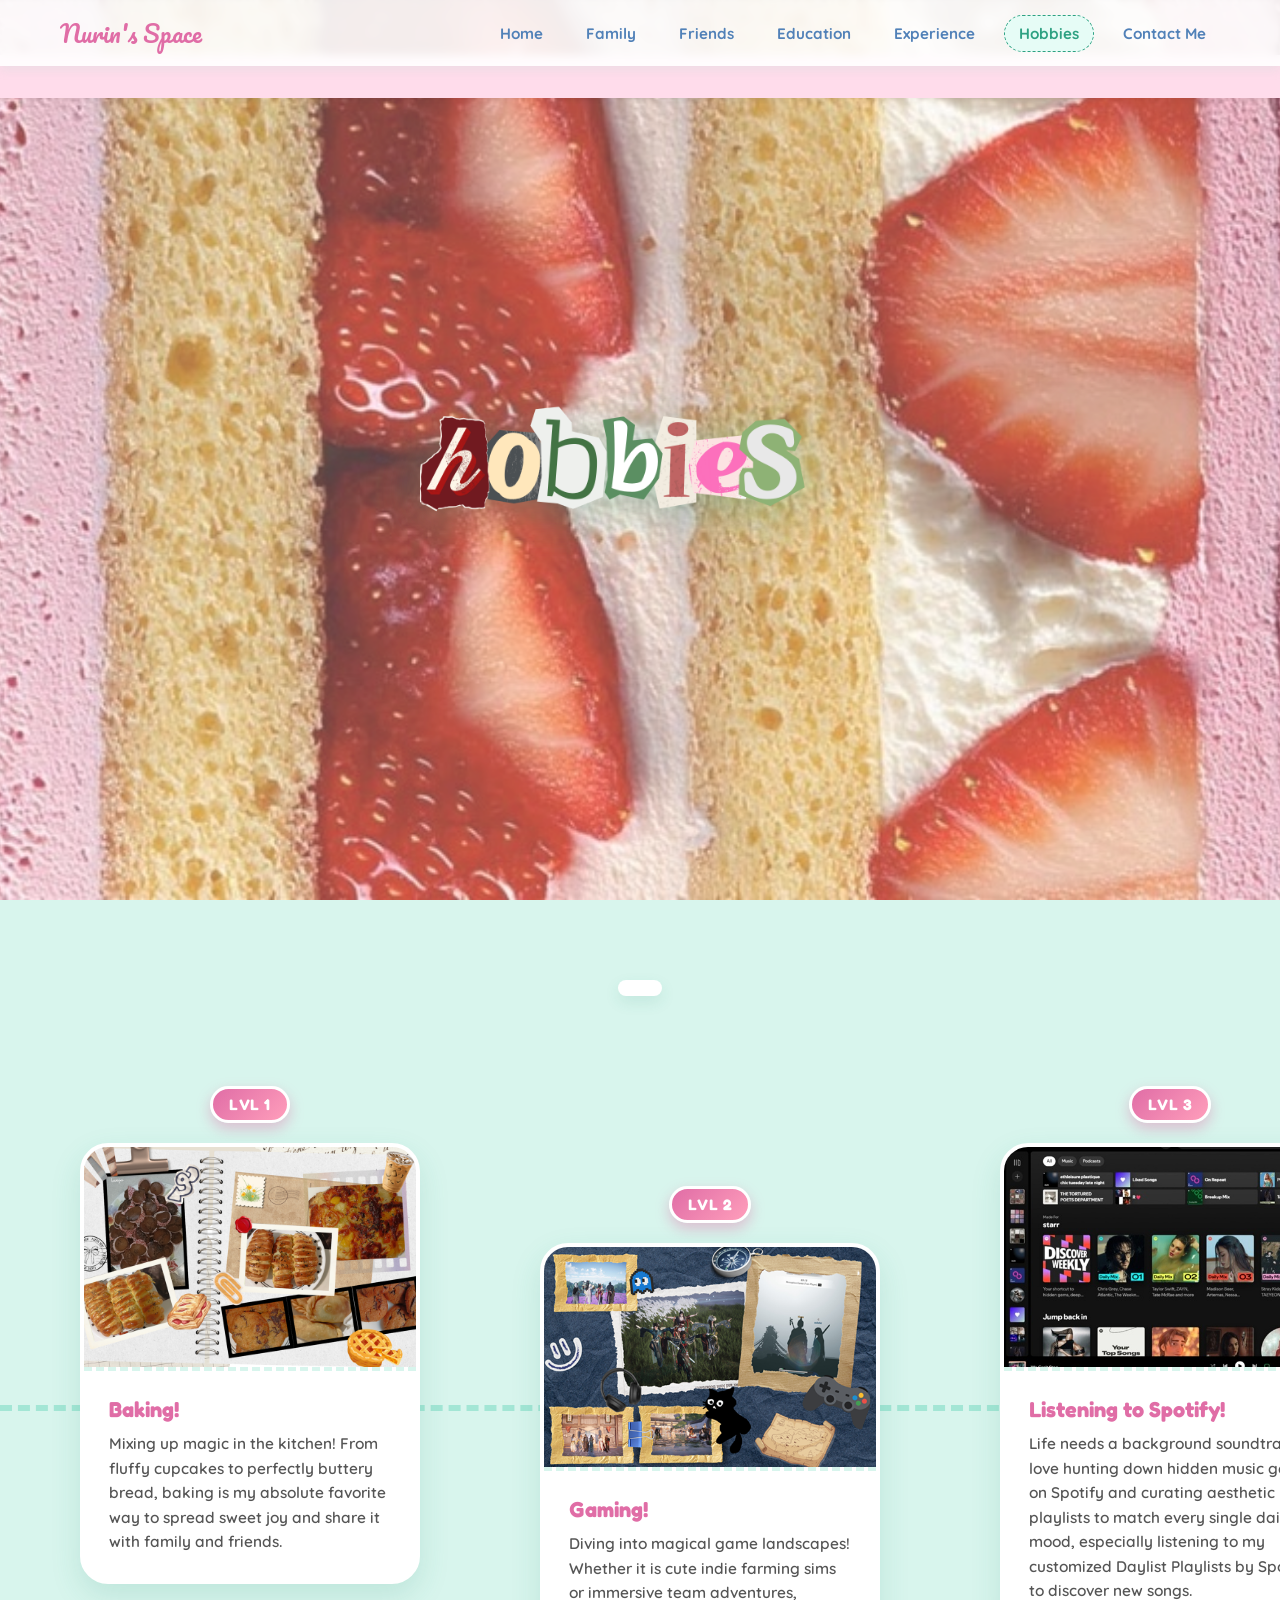
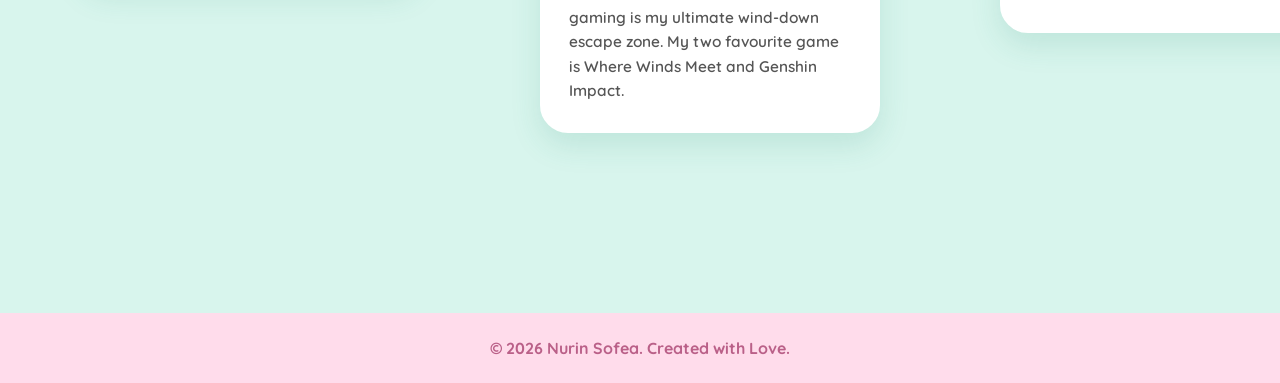
<file: hobbies.html>
<!DOCTYPE html>
<html lang="en">
<head>
    <meta charset="UTF-8">
    <meta name="viewport" content="width=device-width, initial-scale=1.0">
    <title>Hobbies - Nurin Sofea</title>
    <!-- Google Fonts for that whimsical Canva / Game UI aesthetic -->
    <link rel="preconnect" href="https://fonts.googleapis.com">
    <link rel="preconnect" href="https://fonts.gstatic.com" crossorigin>
    <link href="https://fonts.googleapis.com/css2?family=Fredoka:wght@300..700&family=Pacifico&family=Quicksand:wght@500;700&display=swap" rel="stylesheet">
    <!-- Link to the External CSS file -->
    <link rel="stylesheet" href="hobbies.css">
</head>
<body>

    <!-- Top Navigation Bar -->
    <nav class="navbar">
        <div class="nav-container">
        <a href="#" class="logo">Nurin's Space</a>
        <ul class="nav-links">
        <li><a href="index.html">Home</a></li>
        <li><a href="family.html">Family</a></li>
        <li><a href="friends.html">Friends</a></li>
        <li><a href="education.html">Education</a></li>
        <li><a href="experience.html">Experience</a></li>
        <li><a href="hobbies.html" class="active-page">Hobbies</a></li>
        <li><a href="contact.html">Contact Me</a></li>
        </ul>
        <div class="hamburger">
        <span></span>
        <span></span>
        <span></span>
        </div>
        </div>
    </nav>

    <!-- Moving Text Marquee Section -->
    <div class="marquee-container">
        <div class="marquee-text">
        Nurin Sofea's Space &lt;3 Nurin Sofea's Space &lt;3 Nurin Sofea's Space &lt;3 Nurin Sofea's Space &lt;3 Nurin Sofea's Space &lt;3 Nurin Sofea's Space &lt;3
        </div>
    </div>

    <!-- Section 1: Hobbies Hero Banner -->
    <header class="hobbies-hero">
        <div class="hobbies-bg-container"></div>
        <div class="center-hobbies-graphic">
        <img src="images/hobbiesh2.png" alt="Hobbies Title Graphic Asset">
        </div>
    </header>

  <!-- Section 2: Hobbies Candy Crush Level Scroll Map -->
    <section class="hobbies-map-panel">
        <div class="map-instruction">
        </div>

        <div class="candy-track-container">
            <!-- Decorative SVG Vector Track Path Behind Cards -->
            <div class="candy-path-dashed"></div>

            <!-- Level 1 Node: Baking (Tuned High) -->
            <div class="hobby-level-node position-high">
            <div class="level-badge">LVL 1</div>
            <div class="hobby-card">
            <div class="card-image-wrapper">
            <img src="images/baking.png" alt="Baking Hobby">
            </div>
            <div class="card-description-box">
            <h3>Baking!</h3>
            <p>Mixing up magic in the kitchen! From fluffy cupcakes to perfectly buttery bread, baking is my absolute favorite way to spread sweet joy and share it with family and friends.</p>
            </div>
            </div>
            </div>

            <!-- Level 2 Node: Gaming (Tuned Low) -->
            <div class="hobby-level-node position-low">
            <div class="level-badge">LVL 2</div>
            <div class="hobby-card">
            <div class="card-image-wrapper">
            <img src="images/gaming.png" alt="Gaming Hobby">
            </div>
            <div class="card-description-box">
            <h3>Gaming!</h3>
            <p>Diving into magical game landscapes! Whether it is cute indie farming sims or immersive team adventures, gaming is my ultimate wind-down escape zone. My two favourite game is Where Winds Meet and Genshin Impact.</p>
            </div>
            </div>
            </div>

            <!-- Level 3 Node: Spotify Music (Tuned High) -->
            <div class="hobby-level-node position-high">
            <div class="level-badge">LVL 3</div>
            <div class="hobby-card">
            <div class="card-image-wrapper">
            <img src="images/spotify6.jpeg" alt="Spotify Music Hobby">
            </div>
            <div class="card-description-box">
            <h3>Listening to Spotify!</h3>
            <p>Life needs a background soundtrack! I love hunting down hidden music gems on Spotify and curating aesthetic playlists to match every single daily mood, especially listening to my customized Daylist Playlists by Spotify to discover new songs.</p>
                    </div>
                </div>
            </div>

            <!-- Level 4 Node: Drawing & Sketching (Tuned Low) -->
            <div class="hobby-level-node position-low">
            <div class="level-badge">LVL 4</div>
            <div class="hobby-card">
            <div class="card-image-wrapper">
            <img src="images/drawing.jpg" alt="Drawing and Sketching Hobby">
            </div>
            <div class="card-description-box">
            <h3>Creative Sketching & Art!</h3>
            <p>Bringing imagination to life on paper! Sketching and drawing allow me to express my thoughts visually, play with colors and create beautiful artistic keepsakes.</p>
            </div>
            </div>
            </div>

            <!-- Level 5 Node: Ice Skating (Tuned High) -->
            <div class="hobby-level-node position-high">
            <div class="level-badge">LVL 5</div>
            <div class="hobby-card">
            <div class="card-image-wrapper">
            <img src="images/skate.png" alt="Ice Skating Hobby">
            </div>
            <div class="card-description-box">
            <h3>Ice Skating!</h3>
            <p>I started ice skating when I was 12 years old and falls in love with it ever since. I usually go skating on my free time during semester break. </p>
                    </div>
                </div>
            </div>

             <!-- Level 6 Node: Drawing & Sketching (Tuned Low) -->
            <div class="hobby-level-node position-low">
            <div class="level-badge">LVL 6</div>
            <div class="hobby-card">
            <div class="card-image-wrapper">
            <img src="images/movie.jpeg" alt="Watching Movies Hobby">
            </div>
            <div class="card-description-box">
            <h3>Watching Movies in Netflix!</h3>
            <p>I love to watch movies with my roommates when we got free time. We love to spend our time by watching movies because during the day we usually busy with school.</p>
            </div>
            </div>
            </div>

        </div>
    </section>

    <footer>
        <p>&copy; 2026 Nurin Sofea. Created with Love.</p>
    </footer>

    <script>
        // Toggle mobile responsive navigation drawer
        const hamburger = document.querySelector('.hamburger');
        const navLinks = document.querySelector('.nav-links');

        hamburger.addEventListener('click', () => {
            navLinks.classList.toggle('active');
        });
    </script>
</body>
</html>
</file>
<file: contact.css>
/* ==========================================================================
   GLOBAL RESET & FRAME STYLES
   ========================================================================== */
* {
    margin: 0;
    padding: 0;
    box-sizing: border-box;
}

html {
    scroll-behavior: smooth;
}

body {
    font-family: 'Quicksand', sans-serif;
    background-color: #fffdf9;
    color: #333;
    overflow-x: hidden;
}

/* ==========================================================================
   NAVIGATION DESIGNS (MAINTAINED SYSTEM PRESETS)
   ========================================================================== */
.navbar {
    position: fixed;
    top: 0;
    left: 0;
    width: 100%;
    background-color: rgba(255, 255, 255, 0.9);
    backdrop-filter: blur(5px);
    box-shadow: 0 4px 10px rgba(224, 150, 190, 0.15);
    z-index: 1000;
}

.nav-container {
    display: flex;
    justify-content: space-between;
    align-items: center;
    max-width: 1200px;
    margin: 0 auto;
    padding: 12px 20px;
}

.logo {
    font-family: 'Pacifico', cursive;
    color: #e06da6;
    font-size: 1.5rem;
    text-decoration: none;
}

.nav-links {
    display: flex;
    list-style: none;
    gap: 15px;
}

.nav-links li a {
    text-decoration: none;
    color: #5181b8;
    font-weight: 700;
    font-size: 0.95rem;
    padding: 8px 14px;
    border-radius: 20px;
    transition: all 0.3s ease;
}

.nav-links li a.active-page {
    background-color: #fff0f5;
    color: #e06da6;
    border: 1px dashed #e06da6;
}

.nav-links li a:hover {
    background-color: #fff0f5;
    color: #e06da6;
}

.hamburger {
    display: none;
    flex-direction: column;
    cursor: pointer;
    gap: 4px;
}

.hamburger span {
    width: 25px;
    height: 3px;
    background-color: #e06da6;
    border-radius: 2px;
}

/* ==========================================================================
   MARQUEE SECTIONS (MAINTAINED)
   ========================================================================== */
.marquee-container {
    position: fixed;
    top: 55px;
    left: 0;
    width: 100%;
    background-color: #ffdceb;
    padding: 6px 0;
    overflow: hidden;
    white-space: nowrap;
    z-index: 999;
    box-shadow: 0 2px 5px rgba(0,0,0,0.05);
}

.marquee-text {
    display: inline-block;
    font-family: 'Pacifico', cursive;
    font-size: 1.1rem;
    color: #ba6088;
    animation: marquee 15s linear infinite;
    padding-left: 100%;
}

@keyframes marquee {
    0% { transform: translate3d(0, 0, 0); }
    100% { transform: translate3d(-100%, 0, 0); }
}

/* ==========================================================================
   SECTION 1: HERO CONTAINER WITH .GIF BACKDROP
   ========================================================================== */
.contact-hero {
    position: relative;
    min-height: 100vh;
    display: flex;
    justify-content: center;
    align-items: center;
    overflow: hidden;
    padding: 140px 20px 60px 20px;
}

.contact-gif-container {
    position: absolute;
    top: 0;
    left: 0;
    width: 100%;
    height: 100%;
    background-image: url('videos/contactme.gif');
    background-size: cover;
    background-position: center;
    background-repeat: no-repeat;
    z-index: -2;
}

/* Tint Layer for clarity under the animated graphic */
.contact-hero::before {
    content: '';
    position: absolute;
    top: 0;
    left: 0;
    width: 100%;
    height: 100%;
    background: rgba(255, 255, 255, 0.2);
    z-index: -1;
}

.center-contact-graphic {
    max-width: 460px;
    width: 100%;
    filter: drop-shadow(0px 10px 25px rgba(224, 109, 166, 0.4));
    animation: bounceFloat 4s ease-in-out infinite;
}

.center-contact-graphic img {
    width: 100%;
    height: auto;
    display: block;
}

@keyframes bounceFloat {
    0% { transform: translateY(0px); }
    50% { transform: translateY(-15px); }
    100% { transform: translateY(0px); }
}

/* ==========================================================================
   SECTION 2: SOFT PINK BACKDROP & MULTI-COLUMN MATRICES
   ========================================================================== */
.contact-showcase-panel {
    background-color: #ffebf1; /* Soft Pink Backdrop Canvas */
    padding: 100px 20px;
    display: flex;
    justify-content: center;
    align-items: center;
}

.slider-wrapper {
    width: 100%;
    max-width: 1100px;
    display: flex;
    flex-direction: column;
    gap: 50px; /* Air gap between matrix layouts */
}

/* Structural Card Tables */
.contact-table {
    width: 100%;
    border-collapse: collapse;
    background-color: rgba(255, 255, 255, 0.85);
    border-radius: 24px;
    box-shadow: 0 12px 35px rgba(224, 150, 190, 0.2);
    overflow: hidden;
    border: 1px solid rgba(255, 255, 255, 0.6);
    transition: transform 0.3s ease, box-shadow 0.3s ease;
}

.contact-table:hover {
    transform: translateY(-5px);
    box-shadow: 0 18px 45px rgba(224, 150, 190, 0.35);
}

.contact-table td {
    padding: 35px;
    vertical-align: middle;
}

/* Column Width Adjustments */
.type-3col .badge-cell { width: 20%; }
.type-3col .media-cell { width: 30%; }
.type-3col .info-cell  { width: 50%; }

.type-2col .badge-cell { width: 25%; }
.type-2col .info-cell  { width: 75%; }

/* Asset 1: Pure Square Badges */
.square-badge {
    width: 100px;
    height: 100px;
    aspect-ratio: 1 / 1;
    background-color: #ffffff;
    border-radius: 20px;
    padding: 15px;
    box-shadow: 0 8px 20px rgba(0,0,0,0.05);
    display: flex;
    justify-content: center;
    align-items: center;
    margin: 0 auto;
}

.square-badge img {
    width: 100%;
    height: 100%;
    object-fit: contain;
}

/* Asset 2: Clean Portrait Video Framing */
.portrait-video-frame {
    width: 100%;
    max-width: 180px;
    aspect-ratio: 9 / 16; /* Clean Portrait Proportions */
    border-radius: 16px;
    overflow: hidden;
    box-shadow: 0 10px 24px rgba(0,0,0,0.12);
    border: 3px solid #ffffff;
    margin: 0 auto;
    background-color: #000;
}

.portrait-video-frame video {
    width: 100%;
    height: 100%;
    object-fit: cover;
    display: block;
}

/* Asset 3: Typography & Whimsical Bullet Lists */
.info-cell {
    text-align: left;
}

.info-cell h3 {
    font-family: 'Fredoka', sans-serif;
    color: #e06da6;
    font-size: 1.6rem;
    margin-bottom: 15px;
}

.bullet-list {
    list-style-type: none; /* Strip standard styles to insert pretty modern dots */
}

.bullet-list li {
    font-family: 'Quicksand', sans-serif;
    font-size: 1.05rem;
    line-height: 1.6;
    color: #555;
    font-weight: 600;
    margin-bottom: 10px;
    position: relative;
    padding-left: 22px;
}

.bullet-list li:last-child {
    margin-bottom: 0;
}

/* Custom Whimsical Bullet Indicators */
.bullet-list li::before {
    content: '♥️';
    position: absolute;
    left: 0;
    top: 0;
    color: #5181b8;
    font-size: 0.9rem;
}

/* ==========================================================================
   CLICK ME ANIMATIONS & INTERACTIVE LINKS
   ========================================================================== */
/* Flexbox container ensuring everything in column 1 stays dead-center */
.badge-alignment-box {
    display: flex;
    flex-direction: column;
    justify-content: center;
    align-items: center;
    text-align: center;
    width: 100%;
}

.badge-link-wrapper {
    text-decoration: none;
    display: flex;
    flex-direction: column;
    align-items: center;
    justify-content: center;
    /* The whole element pulses continuously so users know it's interactive */
    animation: obviousPulse 2s infinite ease-in-out;
}

/* Base interactive icon setup */
.clickable-badge {
    cursor: pointer;
    transition: transform 0.3s cubic-bezier(0.175, 0.885, 0.32, 1.275);
    border: 2px solid transparent;
}

/* Highly noticeable permanently visible hint banner under the icon */
.click-hint-visible {
    display: inline-block;
    margin-top: 12px;
    background-color: #e06da6; /* Solid bright pink candy tone */
    color: #ffffff;
    font-family: 'Fredoka', sans-serif;
    font-size: 0.85rem;
    font-weight: 700;
    text-transform: uppercase;
    letter-spacing: 1px;
    padding: 6px 16px;
    border-radius: 20px;
    box-shadow: 0 6px 14px rgba(224, 109, 166, 0.3);
    transition: all 0.3s ease;
    border: 2px solid #ffffff;
}

/* Interactive Hover Modifiers */
.badge-link-wrapper:hover {
    animation-play-state: paused; /* Locks scaling layout when mouse is on it */
}

.badge-link-wrapper:hover .clickable-badge {
    transform: scale(1.12) rotate(-3deg);
    border-color: #e06da6;
    box-shadow: 0 10px 24px rgba(224, 109, 166, 0.35);
}

.badge-link-wrapper:hover .click-hint-visible {
    background-color: #5181b8; /* Shifts color nicely to your theme blue on hover */
    box-shadow: 0 8px 20px rgba(81, 129, 184, 0.4);
    transform: translateY(2px);
}

/* Highly visible keyframe loop ensuring user attention before hover */
@keyframes obviousPulse {
    0% {
        transform: scale(1);
    }
    50% {
        transform: scale(1.05);
        filter: drop-shadow(0 4px 12px rgba(224, 109, 166, 0.4));
    }
    100% {
        transform: scale(1);
    }
}
/* ==========================================================================
   FOOTER DESIGN
   ========================================================================== */
footer {
    text-align: center;
    padding: 25px;
    background-color: #ffdceb;
    color: #ba6088;
    font-weight: bold;
}

/* ==========================================================================
   RESPONSIVE LAYOUT CONSTRAINTS (MOBILE BREAKPOINTS)
   ========================================================================== */
@media (max-width: 768px) {
    .marquee-container { top: 60px; }
    .contact-hero { padding-top: 160px; }
    
    .nav-links {
        position: absolute;
        top: 60px;
        left: -100%;
        width: 100%;
        height: calc(100vh - 60px);
        background-color: rgba(255,255,255,0.98);
        flex-direction: column;
        align-items: center;
        justify-content: center;
        gap: 25px;
        transition: 0.3s ease;
    }

    .nav-links.active { left: 0; }
    .hamburger { display: flex; }
    .center-contact-graphic { max-width: 300px; }

    /* Deconstruct layout tables cleanly into mobile block feeds */
    .contact-table tbody, .contact-table tr, .contact-table td {
        display: block;
        width: 100% !important;
        text-align: center;
    }

    .contact-table td {
        padding: 20px;
    }

    .contact-table td.badge-cell {
        padding-top: 35px;
    }

    .contact-table td.info-cell {
        padding-bottom: 35px;
    }

    .bullet-list li {
        text-align: left;
    }
}
</file>
<file: experience.css>
/* ==========================================================================
   GLOBAL RESET & ENVIRONMENT PRESETS
   ========================================================================== */
* {
    margin: 0;
    padding: 0;
    box-sizing: border-box;
}

html {
    scroll-behavior: smooth;
}

body {
    font-family: 'Quicksand', sans-serif;
    background-color: #fffdf9;
    color: #333;
    overflow-x: hidden;
}

/* ==========================================================================
   NAVIGATION BAR (SYSTEM UNIFORMITY)
   ========================================================================== */
.navbar {
    position: fixed;
    top: 0;
    left: 0;
    width: 100%;
    background-color: rgba(255, 255, 255, 0.9);
    backdrop-filter: blur(5px);
    box-shadow: 0 4px 10px rgba(180, 150, 224, 0.15);
    z-index: 1000;
}

.nav-container {
    display: flex;
    justify-content: space-between;
    align-items: center;
    max-width: 1200px;
    margin: 0 auto;
    padding: 12px 20px;
}

.logo {
    font-family: 'Pacifico', cursive;
    color: #e06da6;
    font-size: 1.5rem;
    text-decoration: none;
}

.nav-links {
    display: flex;
    list-style: none;
    gap: 15px;
}

.nav-links li a {
    text-decoration: none;
    color: #5181b8;
    font-weight: 700;
    font-size: 0.95rem;
    padding: 8px 14px;
    border-radius: 20px;
    transition: all 0.3s ease;
}

.nav-links li a.active-page {
    background-color: #f3ebff;
    color: #9b6bc7; /* Accent purple for the active tab state */
    border: 1px dashed #9b6bc7;
}

.nav-links li a:hover {
    background-color: #f3ebff;
    color: #9b6bc7;
}

.hamburger {
    display: none;
    flex-direction: column;
    cursor: pointer;
    gap: 4px;
}

.hamburger span {
    width: 25px;
    height: 3px;
    background-color: #9b6bc7;
    border-radius: 2px;
}

/* ==========================================================================
   MARQUEE SECTION
   ========================================================================== */
.marquee-container {
    position: fixed;
    top: 55px;
    left: 0;
    width: 100%;
    background-color: #ffdceb;
    padding: 6px 0;
    overflow: hidden;
    white-space: nowrap;
    z-index: 999;
    box-shadow: 0 2px 5px rgba(0,0,0,0.05);
}

.marquee-text {
    display: inline-block;
    font-family: 'Pacifico', cursive;
    font-size: 1.1rem;
    color: #ba6088;
    animation: marquee 15s linear infinite;
    padding-left: 100%;
}

@keyframes marquee {
    0% { transform: translate3d(0, 0, 0); }
    100% { transform: translate3d(-100%, 0, 0); }
}

/* ==========================================================================
   SECTION 1: EXPERIENCE HERO BANNER (bgexp.jpeg)
   ========================================================================== */
.experience-hero {
    position: relative;
    min-height: 100vh;
    display: flex;
    justify-content: center;
    align-items: center;
    overflow: hidden;
    padding: 140px 20px 60px 20px;
}

.experience-bg-container {
    position: absolute;
    top: 0;
    left: 0;
    width: 100%;
    height: 100%;
    background-image: url('images/bgexp.jpeg');
    background-size: cover;
    background-position: center;
    background-repeat: no-repeat;
    z-index: -2;
}

/* Clear white tint overlay sheet for legibility */
.experience-hero::before {
    content: '';
    position: absolute;
    top: 0;
    left: 0;
    width: 100%;
    height: 100%;
    background: rgba(255, 255, 255, 0.3);
    z-index: -1;
}

.center-experience-graphic {
    max-width: 450px;
    width: 100%;
    filter: drop-shadow(0px 12px 28px rgba(155, 107, 199, 0.4));
    animation: smoothFloat 4s ease-in-out infinite;
}

.center-experience-graphic img {
    width: 100%;
    height: auto;
    display: block;
}

@keyframes smoothFloat {
    0% { transform: translateY(0px); }
    50% { transform: translateY(-12px); }
    100% { transform: translateY(0px); }
}

/* ==========================================================================
   SECTION 2: SOFT PURPLE SLIDER OVERVIEW
   ========================================================================== */
.experience-showcase-panel {
    background-color: #f2e9fc; /* Soft Purple Background Canvas */
    padding: 80px 0 100px 0;
    display: flex;
    flex-direction: column;
    align-items: center;
}

.slider-instruction {
    font-family: 'Fredoka', sans-serif;
    color: #8a5cb3;
    font-size: 1.1rem;
    font-weight: 600;
    margin-bottom: 25px;
    background-color: #ffffff;
    padding: 6px 18px;
    border-radius: 20px;
    box-shadow: 0 4px 10px rgba(155, 107, 199, 0.1);
}

/* Horizontal Scroll Slider Track */
.experience-slider {
    width: 100%;
    display: flex;
    gap: 30px;
    overflow-x: auto;
    padding: 20px 40px;
    scroll-behavior: smooth;
    /* Custom scrollbar properties for modern browsers */
    scrollbar-width: thin;
    scrollbar-color: #cbd5e1 transparent;
}

/* Hide scrollbar defaults for cleaner aesthetic on luxury browsers */
.experience-slider::-webkit-scrollbar {
    height: 8px;
}
.experience-slider::-webkit-scrollbar-track {
    background: transparent;
}
.experience-slider::-webkit-scrollbar-thumb {
    background-color: rgba(155, 107, 199, 0.3);
    border-radius: 10px;
}

/* Card Module Presets */
.experience-card {
    flex: 0 0 350px; /* Locks structural layout card size values */
    background-color: #ffffff;
    border-radius: 24px;
    box-shadow: 0 10px 25px rgba(155, 107, 199, 0.15);
    overflow: hidden;
    display: flex;
    flex-direction: column;
    transition: transform 0.3s ease, box-shadow 0.3s ease;
    border: 1px solid rgba(255, 255, 255, 0.7);
}

.experience-card:hover {
    transform: translateY(-8px);
    box-shadow: 0 16px 35px rgba(155, 107, 199, 0.3);
}

/* Upper Image Block Frame */
.card-image-wrapper {
    width: 100%;
    height: 240px;
    overflow: hidden;
    background-color: #fdfbf7;
}

.card-image-wrapper img {
    width: 100%;
    height: 100%;
    object-fit: cover;
    transition: transform 0.5s ease;
}

.experience-card:hover .card-image-wrapper img {
    transform: scale(1.06);
}

/* Lower Description Box Area */
.card-description-box {
    padding: 25px;
    text-align: left;
    display: flex;
    flex-direction: column;
    flex-grow: 1;
    background-color: #ffffff;
    border-top: 3px dashed #f2e9fc;
}

.card-description-box h3 {
    font-family: 'Fredoka', sans-serif;
    color: #9b6bc7; /* Rich matching purple heading */
    font-size: 1.35rem;
    margin-bottom: 10px;
}

.card-description-box p {
    font-family: 'Quicksand', sans-serif;
    color: #555;
    font-size: 0.98rem;
    line-height: 1.6;
    font-weight: 600;
}

/* ==========================================================================
   FOOTER FRAME
   ========================================================================== */
footer {
    text-align: center;
    padding: 25px;
    background-color: #ffdceb;
    color: #ba6088;
    font-weight: bold;
}

/* ==========================================================================
   MOBILE BREAKPOINT RESPONSIVENESS
   ========================================================================== */
@media (max-width: 768px) {
    .marquee-container { top: 60px; }
    .experience-hero { padding-top: 160px; }
    
    .nav-links {
        position: absolute;
        top: 60px;
        left: -100%;
        width: 100%;
        height: calc(100vh - 60px);
        background-color: rgba(255,255,255,0.98);
        flex-direction: column;
        align-items: center;
        justify-content: center;
        gap: 25px;
        transition: 0.3s ease;
    }

    .nav-links.active { left: 0; }
    .hamburger { display: flex; }
    .center-experience-graphic { max-width: 300px; }

    .experience-slider {
        padding: 10px 20px;
        gap: 20px;
    }

    .experience-card {
        flex: 0 0 290px; /* Scales card proportions beautifully on smaller viewports */
    }
}
</file>
<file: hobbies.css>
/* ==========================================================================
   GLOBAL RESET & ENVIRONMENT VARIABLES
   ========================================================================== */
* {
    margin: 0;
    padding: 0;
    box-sizing: border-box;
}

html {
    scroll-behavior: smooth;
}

body {
    font-family: 'Quicksand', sans-serif;
    background-color: #fffdf9;
    color: #333;
    overflow-x: hidden;
}

/* ==========================================================================
   NAVIGATION BAR (SYSTEM UNIFORMITY)
   ========================================================================== */
.navbar {
    position: fixed;
    top: 0;
    left: 0;
    width: 100%;
    background-color: rgba(255, 255, 255, 0.9);
    backdrop-filter: blur(5px);
    box-shadow: 0 4px 10px rgba(134, 219, 196, 0.15);
    z-index: 1000;
}

.nav-container {
    display: flex;
    justify-content: space-between;
    align-items: center;
    max-width: 1200px;
    margin: 0 auto;
    padding: 12px 20px;
}

.logo {
    font-family: 'Pacifico', cursive;
    color: #e06da6;
    font-size: 1.5rem;
    text-decoration: none;
}

.nav-links {
    display: flex;
    list-style: none;
    gap: 15px;
}

.nav-links li a {
    text-decoration: none;
    color: #5181b8;
    font-weight: 700;
    font-size: 0.95rem;
    padding: 8px 14px;
    border-radius: 20px;
    transition: all 0.3s ease;
}

.nav-links li a.active-page {
    background-color: #e6fcf6;
    color: #2da182; /* Custom mint tone for the active navigation marker style */
    border: 1px dashed #2da182;
}

.nav-links li a:hover {
    background-color: #e6fcf6;
    color: #2da182;
}

.hamburger {
    display: none;
    flex-direction: column;
    cursor: pointer;
    gap: 4px;
}

.hamburger span {
    width: 25px;
    height: 3px;
    background-color: #2da182;
    border-radius: 2px;
}

/* ==========================================================================
   MARQUEE FRAME
   ========================================================================== */
.marquee-container {
    position: fixed;
    top: 55px;
    left: 0;
    width: 100%;
    background-color: #ffdceb;
    padding: 6px 0;
    overflow: hidden;
    white-space: nowrap;
    z-index: 999;
    box-shadow: 0 2px 5px rgba(0,0,0,0.05);
}

.marquee-text {
    display: inline-block;
    font-family: 'Pacifico', cursive;
    font-size: 1.1rem;
    color: #ba6088;
    animation: marquee 15s linear infinite;
    padding-left: 100%;
}

@keyframes marquee {
    0% { transform: translate3d(0, 0, 0); }
    100% { transform: translate3d(-100%, 0, 0); }
}

/* ==========================================================================
   SECTION 1: HOBBIES HERO PANEL (bghobby.jpeg)
   ========================================================================== */
.hobbies-hero {
    position: relative;
    min-height: 100vh;
    display: flex;
    justify-content: center;
    align-items: center;
    overflow: hidden;
    padding: 140px 20px 60px 20px;
}

.hobbies-bg-container {
    position: absolute;
    top: 0;
    left: 0;
    width: 100%;
    height: 100%;
    background-image: url('images/bghobby.jpeg');
    background-size: cover;
    background-position: center;
    background-repeat: no-repeat;
    z-index: -2;
}

/* High-contrast overlay sheet */
.hobbies-hero::before {
    content: '';
    position: absolute;
    top: 0;
    left: 0;
    width: 100%;
    height: 100%;
    background: rgba(255, 255, 255, 0.25);
    z-index: -1;
}

.center-hobbies-graphic {
    max-width: 440px;
    width: 100%;
    filter: drop-shadow(0px 10px 26px rgba(45, 161, 130, 0.35));
    animation: playfulFloat 4s ease-in-out infinite;
}

.center-hobbies-graphic img {
    width: 100%;
    height: auto;
    display: block;
}

@keyframes playfulFloat {
    0% { transform: translateY(0px); }
    50% { transform: translateY(-15px); }
    100% { transform: translateY(0px); }
}

/*SECTION 2: MINT MASHUP CANDY LEVEL TRACK SLIDER*/
.hobbies-map-panel {
    background-color: #d8f5ed; /* Fresh Premium Mint Color Background Canvas */
    padding: 80px 0 140px 0;
    display: flex;
    flex-direction: column;
    align-items: center;
    overflow: hidden;
}

.map-instruction {
    font-family: 'Fredoka', sans-serif;
    color: #278f73;
    font-size: 1.1rem;
    font-weight: 700;
    margin-bottom: 50px;
    background-color: #ffffff;
    padding: 8px 22px;
    border-radius: 25px;
    box-shadow: 0 6px 15px rgba(39, 143, 115, 0.12);
}

/* Horizontal track container wrapping your levels */
.candy-track-container {
    width: 100%;
    display: flex;
    gap: 120px; /* Air gaps between map node intervals */
    overflow-x: auto;
    padding: 90px 80px;
    position: relative;
    scroll-behavior: smooth;
    scrollbar-width: thin;
    scrollbar-color: #a4ebd7 transparent;
}

/* Custom Webkit scroll tracks */
.candy-track-container::-webkit-scrollbar {
    height: 10px;
}
.candy-track-container::-webkit-scrollbar-thumb {
    background: rgba(39, 143, 115, 0.25);
    border-radius: 20px;
}

/* Background level connector path line */
.candy-path-dashed {
    position: absolute;
    top: 50%;
    left: 0;
    width: 200%;
    height: 8px;
    border-top: 6px dashed #a3e6d5;
    z-index: 1;
    transform: translateY(-50%);
    pointer-events: none;
}

/* Individual node blocks holding the cards */
.hobby-level-node {
    flex: 0 0 340px; /* Standard set map card width values */
    position: relative;
    z-index: 2;
    display: flex;
    flex-direction: column;
    align-items: center;
}

/* Alternate Candy Crush elevations ($Y$-Axis Wave Shifts) */
.position-high {
    transform: translateY(-50px);
}

.position-low {
    transform: translateY(50px);
}

/* Level circle tag indicators */
.level-badge {
    font-family: 'Fredoka', sans-serif;
    background: linear-gradient(135deg, #e06da6, #ff9ebb);
    color: #ffffff;
    font-weight: 800;
    font-size: 0.95rem;
    padding: 6px 16px;
    border-radius: 30px;
    box-shadow: 0 6px 14px rgba(224, 109, 166, 0.4);
    margin-bottom: 20px;
    border: 3px solid #ffffff;
    letter-spacing: 0.5px;
}

/* Core game card architecture */
.hobby-card {
    background-color: #ffffff;
    border-radius: 28px;
    box-shadow: 0 12px 30px rgba(39, 143, 115, 0.15);
    overflow: hidden;
    display: flex;
    flex-direction: column;
    width: 100%;
    border: 4px solid #ffffff;
    transition: transform 0.3s cubic-bezier(0.175, 0.885, 0.32, 1.275), box-shadow 0.3s ease;
}

.hobby-card:hover {
    transform: scale(1.05) rotate(1.5deg);
    box-shadow: 0 20px 45px rgba(224, 109, 166, 0.25);
}

/* Upper Graphic Area */
.card-image-wrapper {
    width: 100%;
    height: 220px;
    overflow: hidden;
    background-color: #fdfdfd;
}

.card-image-wrapper img {
    width: 100%;
    height: 100%;
    object-fit: cover;
}

/* Underneath Text Box area */
.card-description-box {
    padding: 25px;
    text-align: left;
    background-color: #ffffff;
    border-top: 4px dashed #d8f5ed;
}

.card-description-box h3 {
    font-family: 'Fredoka', sans-serif;
    color: #e06da6; /* High contrast energetic text label */
    font-size: 1.35rem;
    margin-bottom: 10px;
}

.card-description-box p {
    font-family: 'Quicksand', sans-serif;
    color: #555;
    font-size: 0.96rem;
    line-height: 1.6;
    font-weight: 600;
}

/*FOOTER BAR*/
footer {
    text-align: center;
    padding: 25px;
    background-color: #ffdceb;
    color: #ba6088;
    font-weight: bold;
}

/*RESPONSIVE LAYOUT RESPONSIVENESS (MOBILE STYLING BREAKS)*/
@media (max-width: 768px) {
    .marquee-container { top: 60px; }
    .hobbies-hero { padding-top: 160px; }
    
    .nav-links {
        position: absolute;
        top: 60px;
        left: -100%;
        width: 100%;
        height: calc(100vh - 60px);
        background-color: rgba(255,255,255,0.98);
        flex-direction: column;
        align-items: center;
        justify-content: center;
        gap: 25px;
        transition: 0.3s ease;
    }

    .nav-links.active { left: 0; }
    .hamburger { display: flex; }
    .center-hobbies-graphic { max-width: 280px; }

    /* Normalize mobile views to prevent extreme vertical height clipping problems */
    .candy-track-container {
        gap: 40px;
        padding: 40px 30px;
    }
    .position-high, .position-low {
        transform: translateY(0); /* Simplifies path map to single plane line for clean phone swiping */
    }
    .hobby-level-node {
        flex: 0 0 280px;
    }
}
</file>
